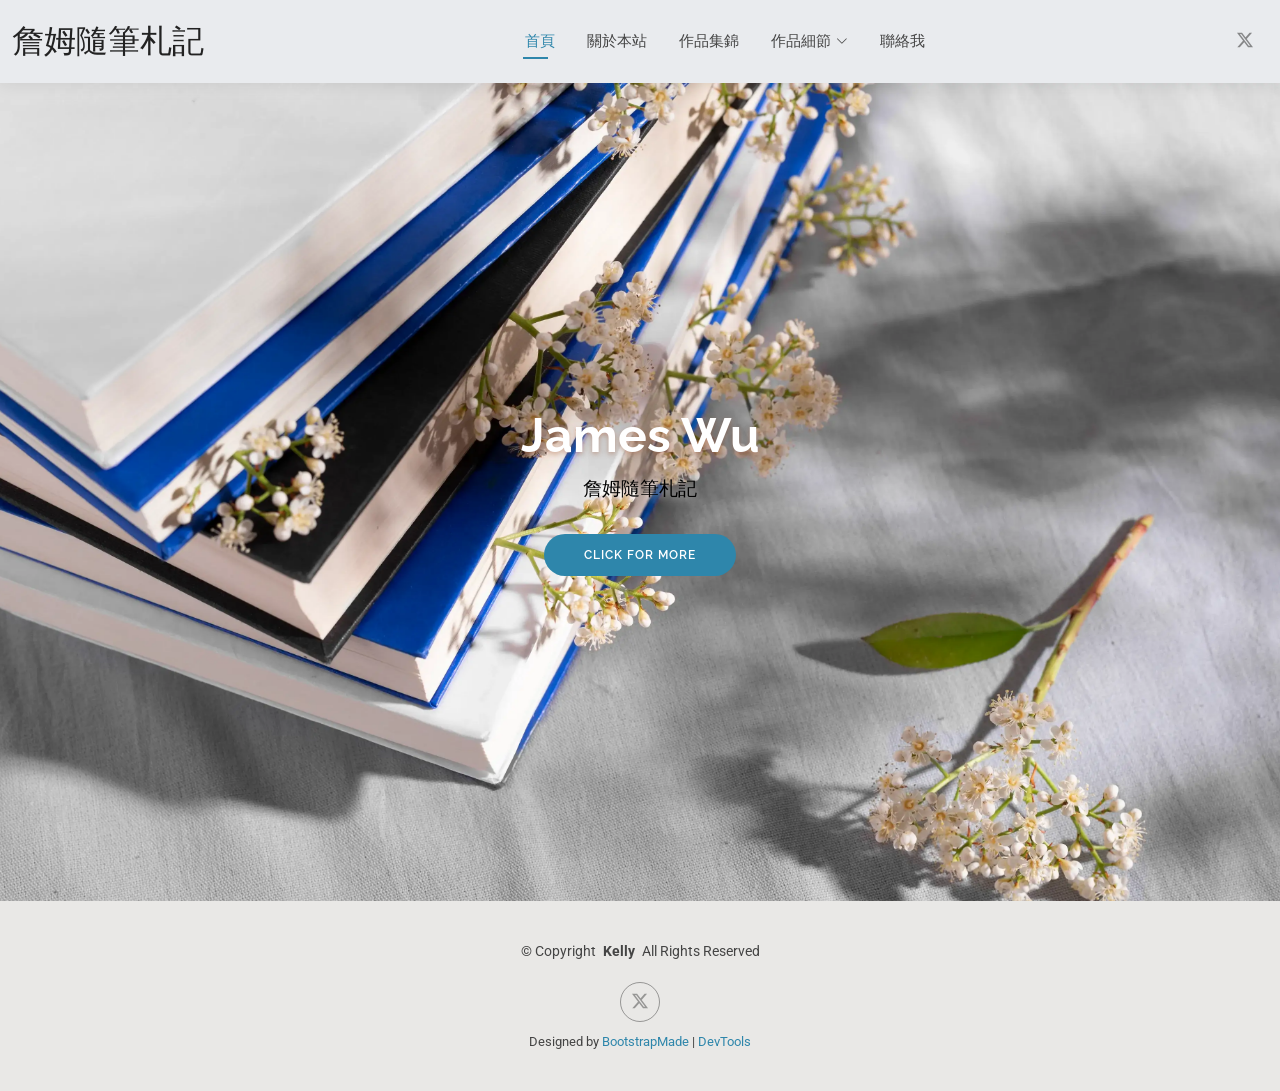
<file: index.html>
<!DOCTYPE html>
<html lang="zh-Hant">

<head>
  <meta charset="utf-8">
  <meta content="width=device-width, initial-scale=1.0" name="viewport">
  <title>詹姆隨筆札記 </title>
  <meta name="description" content="">
  <meta name="keywords" content="">

  <!-- Favicons -->
  <link href="assets/img/favicon.png" rel="icon">
  <link href="assets/img/apple-touch-icon.png" rel="apple-touch-icon">

  <!-- Fonts -->
  <link href="https://fonts.googleapis.com" rel="preconnect">
  <link href="https://fonts.gstatic.com" rel="preconnect" crossorigin>
  <link href="https://fonts.googleapis.com/css2?family=Roboto:ital,wght@0,100;0,300;0,400;0,500;0,700;0,900;1,100;1,300;1,400;1,500;1,700;1,900&family=Poppins:ital,wght@0,100;0,200;0,300;0,400;0,500;0,600;0,700;0,800;0,900;1,100;1,200;1,300;1,400;1,500;1,600;1,700;1,800;1,900&family=Raleway:ital,wght@0,100;0,200;0,300;0,400;0,500;0,600;0,700;0,800;0,900;1,100;1,200;1,300;1,400;1,500;1,600;1,700;1,800;1,900&display=swap" rel="stylesheet">

  <!-- Vendor CSS Files -->
  <link href="assets/vendor/bootstrap/css/bootstrap.min.css" rel="stylesheet">
  <link href="assets/vendor/bootstrap-icons/bootstrap-icons.css" rel="stylesheet">
  <link href="assets/vendor/aos/aos.css" rel="stylesheet">
  <link href="assets/vendor/swiper/swiper-bundle.min.css" rel="stylesheet">
  <link href="assets/vendor/glightbox/css/glightbox.min.css" rel="stylesheet">

  <!-- Main CSS File -->
  <link href="assets/css/main.css" rel="stylesheet">

  <!-- =======================================================
  * Template Name: Kelly
  * Template URL: https://bootstrapmade.com/kelly-free-bootstrap-cv-resume-html-template/
  * Updated: Aug 07 2024 with Bootstrap v5.3.3
  * Author: BootstrapMade.com
  * License: https://bootstrapmade.com/license/
  ======================================================== -->
</head>

<body class="index-page">

  <header id="header" class="header d-flex align-items-center light-background sticky-top">
    <div class="container-fluid position-relative d-flex align-items-center justify-content-between">

      <a href="index.html" class="logo d-flex align-items-center me-auto me-xl-0">
        <!-- Uncomment the line below if you also wish to use an image logo -->
        <!-- <img src="assets/img/logo.png" alt=""> -->
        <h1 class="sitename">詹姆隨筆札記</h1>
      </a>

      <nav id="navmenu" class="navmenu">
        <ul>
          <li><a href="index.html" class="active">首頁</a></li>
          <li><a href="about.html">關於本站</a></li>
          <!--<li><a href="resume.html">個人簡歷</a></li>
          <li><a href="services.html">服務</a></li>-->
          <li><a href="portfolio.html">作品集錦</a></li>
          <li class="dropdown"><a href="notes.html"><span>作品細節</span> <i class="bi bi-chevron-down toggle-dropdown"></i></a>
            <ul>
              <li><a href="notes.html">心得隨筆</a></li>
              <!--<li><a href="research.html">研究課題</a><li>
              <li class="dropdown"><a href="#"><span>Deep Dropdown</span> <i class="bi bi-chevron-down toggle-dropdown"></i></a>
                <ul>
                  <li><a href="#">Deep Dropdown 1</a></li>
                  <li><a href="#">Deep Dropdown 2</a></li>
                  <li><a href="#">Deep Dropdown 3</a></li>
                  <li><a href="#">Deep Dropdown 4</a></li>
                  <li><a href="#">Deep Dropdown 5</a></li>
                </ul>
              </li>-->
              <!--<li><a href="#">Dropdown 3</a></li>
              <li><a href="#">Dropdown 4</a></li>-->
            </ul>
          </li>
          <li><a href="contact.html">聯絡我</a></li>
        </ul>
        <i class="mobile-nav-toggle d-xl-none bi bi-list"></i>
      </nav>

      <div class="header-social-links">
        <a href="https://x.com/Jam445585889727" class="twitter" target="_blank"><i class="bi bi-twitter-x"></i></a>
        <!--<a href="#" class="facebook" target="_blank"><i class="bi bi-facebook"></i></a>
        <a href="#" class="instagram" target="_blank"><i class="bi bi-instagram"></i></a>
        <a href="#" class="linkedin" target="_blank"><i class="bi bi-linkedin"></i></a>-->
      </div>

    </div>
  </header>

  <main class="main">

    <!-- Hero Section -->
    <section id="hero" class="hero section">

      <img src="assets/img/hero-bg.webp" alt="" data-aos="fade-in">

      <div class="container text-center" data-aos="zoom-out" data-aos-delay="100">
        <div class="row justify-content-center">
          <div class="col-lg-8">
            <h2 style="color: #FFF; text-shadow: 0px 2px 5px rgba(160,82,45,0.4);"> James Wu</h2>
            <p style="color: #000; font-size: 1.2rem; font-weight: 400; text-shadow: 0px 2px 8px rgba(255, 255, 255, 0.9) ;">詹姆隨筆札記 </p>        
            <a href="about.html" class="btn-get-started"> Click For More</a>
          </div>
        </div>
      </div>

    </section><!-- /Hero Section -->

  </main>

  <footer id="footer" class="footer light-background">

    <div class="container">
      <div class="copyright text-center ">
        <p>© <span>Copyright</span> <strong class="px-1 sitename">Kelly</strong> <span>All Rights Reserved<br></span></p>
      </div>
      <div class="social-links d-flex justify-content-center">
        <a href="https://x.com/Jam445585889727" target="_blank"><i class="bi bi-twitter-x"></i></a>
        <!--<a href="#" target="_blank"><i class="bi bi-facebook"></i></a>
        <a href="#" target="_blank"><i class="bi bi-instagram"></i></a>
        <a href="#" target="_blank"><i class="bi bi-linkedin"></i></a>-->
      </div>
      <div class="credits">
        <!-- All the links in the footer should remain intact. -->
        <!-- You can delete the links only if you've purchased the pro version. -->
        <!-- Licensing information: https://bootstrapmade.com/license/ -->
        <!-- Purchase the pro version with working PHP/AJAX contact form: [buy-url] -->
        Designed by <a href="https://bootstrapmade.com/">BootstrapMade</a> | <a href="https://bootstrapmade.com/tools/">DevTools</a>
      </div>
    </div>

  </footer>

  <!-- Scroll Top -->
  <a href="#" id="scroll-top" class="scroll-top d-flex align-items-center justify-content-center"><i class="bi bi-arrow-up-short"></i></a>

  <!-- Preloader -->
  <div id="preloader"></div>

  <!-- Vendor JS Files -->
  <script src="assets/vendor/bootstrap/js/bootstrap.bundle.min.js"></script>
  <script src="assets/vendor/php-email-form/validate.js"></script>
  <script src="assets/vendor/aos/aos.js"></script>
  <script src="assets/vendor/waypoints/noframework.waypoints.js"></script>
  <script src="assets/vendor/purecounter/purecounter_vanilla.js"></script>
  <script src="assets/vendor/swiper/swiper-bundle.min.js"></script>
  <script src="assets/vendor/glightbox/js/glightbox.min.js"></script>
  <script src="assets/vendor/imagesloaded/imagesloaded.pkgd.min.js"></script>
  <script src="assets/vendor/isotope-layout/isotope.pkgd.min.js"></script>

  <!-- Main JS File -->
  <script src="assets/js/main.js"></script>

</body>

</html>
</file>
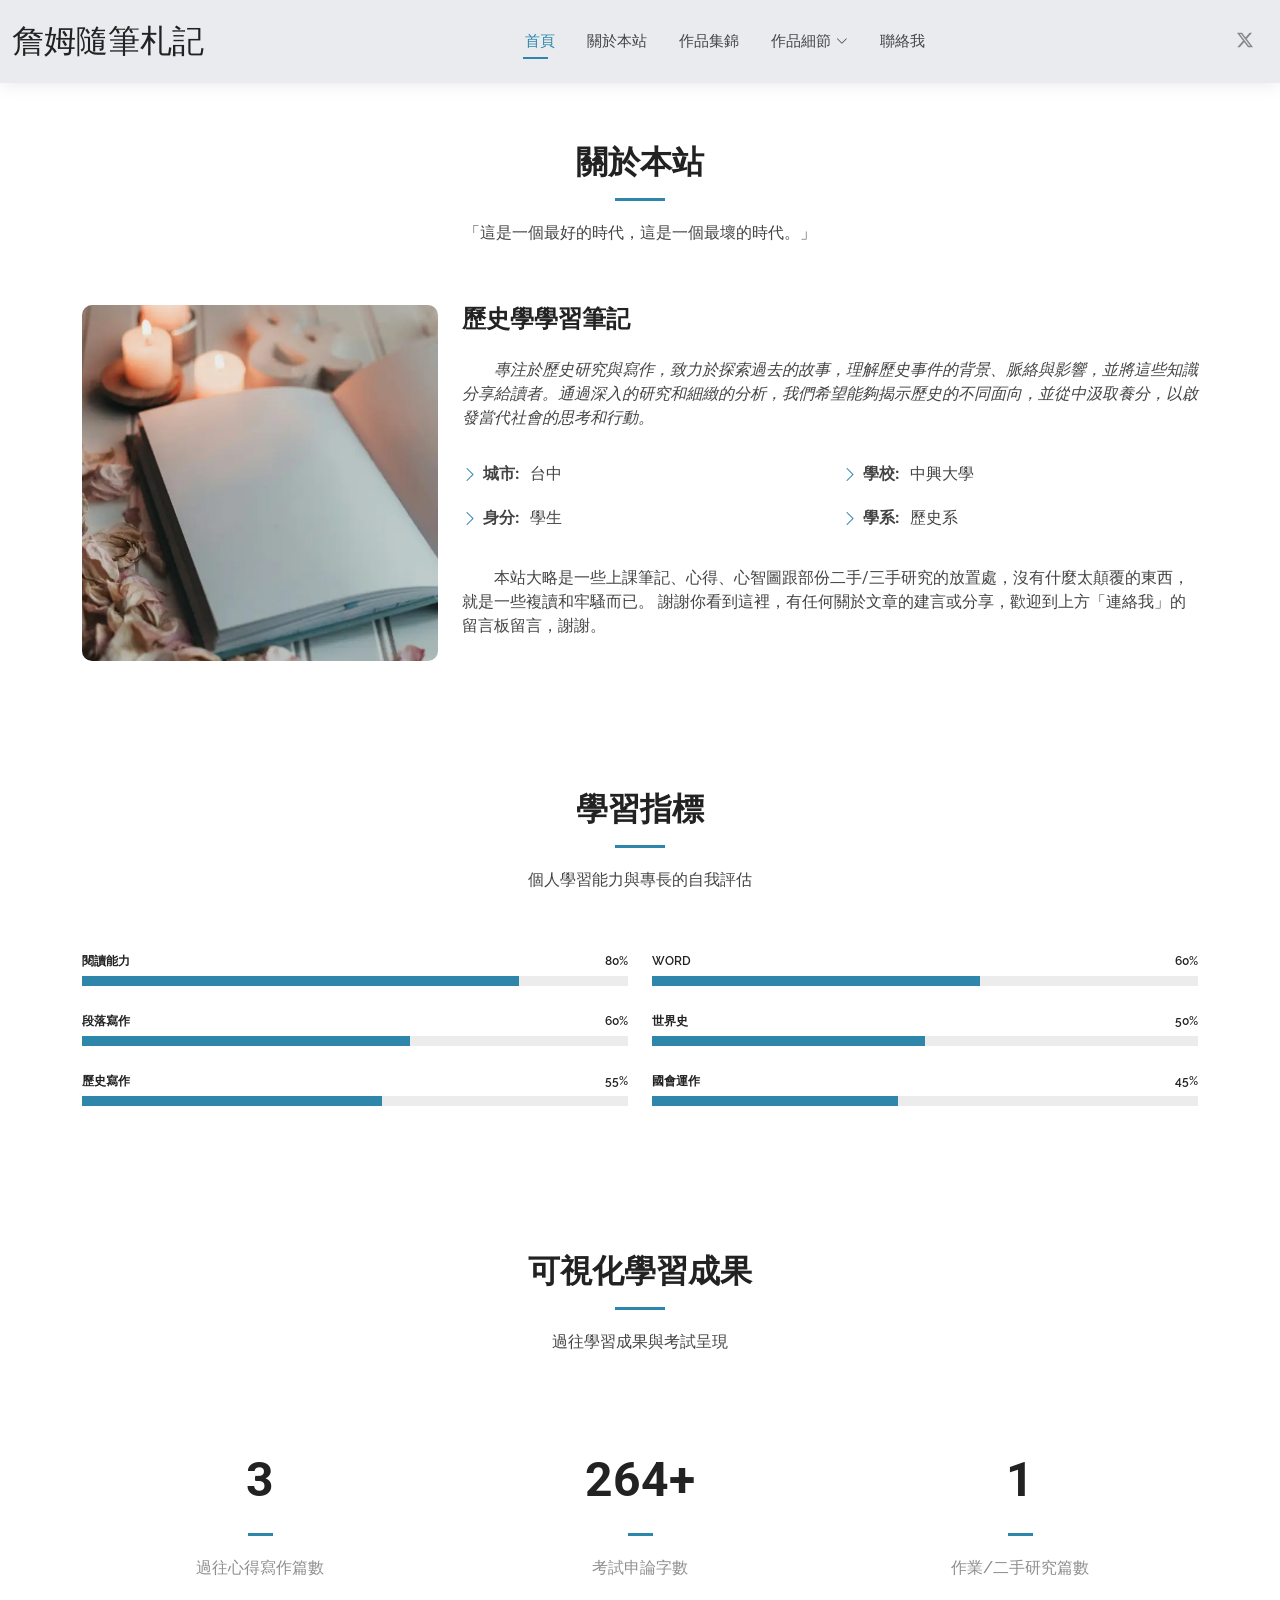
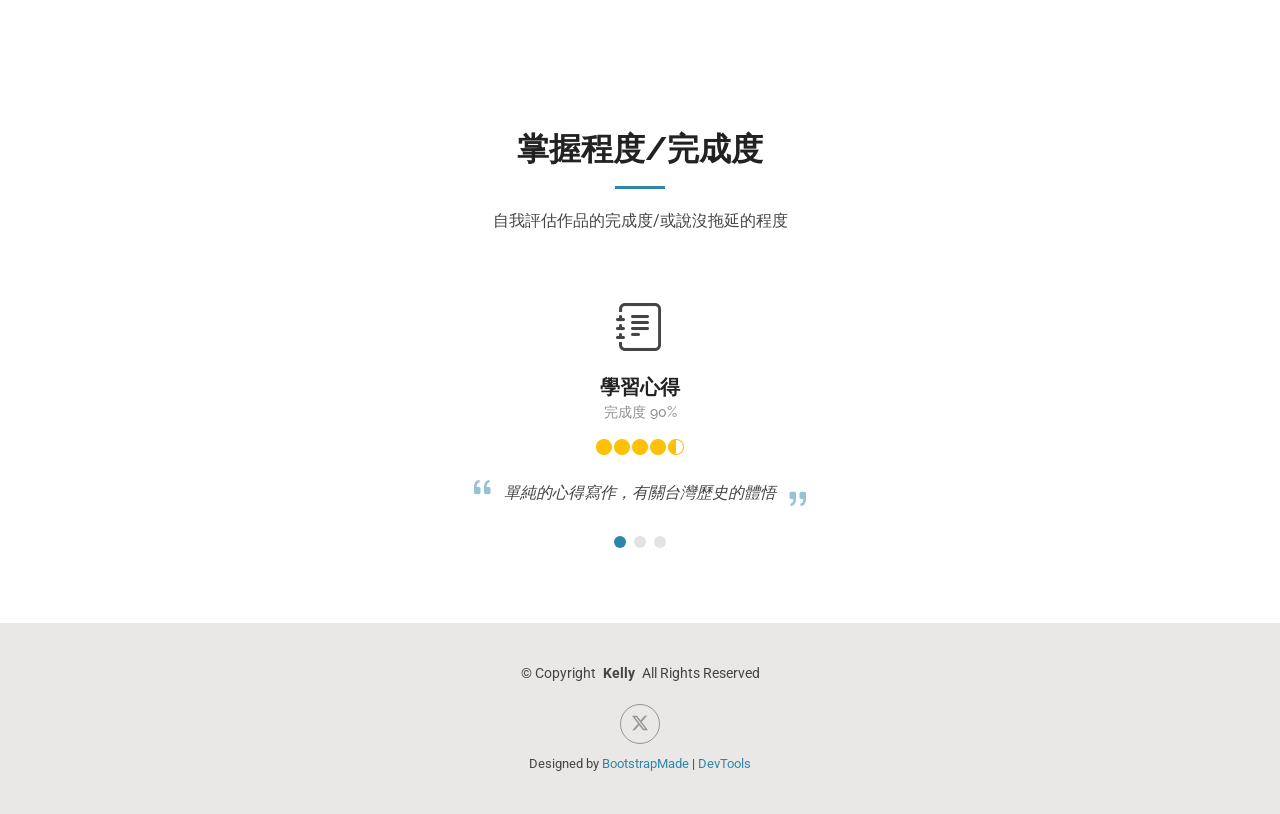
<file: about.html>
<!DOCTYPE html>
<html lang="zh-Hant">

<head>
  <meta charset="utf-8">
  <meta content="width=device-width, initial-scale=1.0" name="viewport">
  <title>關於本站 - 詹姆隨筆札記</title>
  <meta name="description" content="中興大學">
  <meta name="keywords" content="履歷、學習">

  <!-- Favicons -->
  <link href="assets/img/favicon.png" rel="icon">
  <link href="assets/img/apple-touch-icon.png" rel="apple-touch-icon">

  <!-- Fonts -->
  <link href="https://fonts.googleapis.com" rel="preconnect">
  <link href="https://fonts.gstatic.com" rel="preconnect" crossorigin>
  <link href="https://fonts.googleapis.com/css2?family=Roboto:ital,wght@0,100;0,300;0,400;0,500;0,700;0,900;1,100;1,300;1,400;1,500;1,700;1,900&family=Poppins:ital,wght@0,100;0,200;0,300;0,400;0,500;0,600;0,700;0,800;0,900;1,100;1,200;1,300;1,400;1,500;1,600;1,700;1,800;1,900&family=Raleway:ital,wght@0,100;0,200;0,300;0,400;0,500;0,600;0,700;0,800;0,900;1,100;1,200;1,300;1,400;1,500;1,600;1,700;1,800;1,900&display=swap" rel="stylesheet">

  <!-- Vendor CSS Files -->
  <link href="assets/vendor/bootstrap/css/bootstrap.min.css" rel="stylesheet">
  <link href="assets/vendor/bootstrap-icons/bootstrap-icons.css" rel="stylesheet">
  <link href="assets/vendor/aos/aos.css" rel="stylesheet">
  <link href="assets/vendor/swiper/swiper-bundle.min.css" rel="stylesheet">
  <link href="assets/vendor/glightbox/css/glightbox.min.css" rel="stylesheet">

  <!-- Main CSS File -->
  <link href="assets/css/main.css" rel="stylesheet">

  <!-- =======================================================
  * Template Name: Kelly
  * Template URL: https://bootstrapmade.com/kelly-free-bootstrap-cv-resume-html-template/
  * Updated: Aug 07 2024 with Bootstrap v5.3.3
  * Author: BootstrapMade.com
  * License: https://bootstrapmade.com/license/
  ======================================================== -->
</head>

<body class="about-page">

  <header id="header" class="header d-flex align-items-center light-background sticky-top">
    <div class="container-fluid position-relative d-flex align-items-center justify-content-between">

      <a href="index.html" class="logo d-flex align-items-center me-auto me-xl-0">
        <!-- Uncomment the line below if you also wish to use an image logo -->
        <!-- <img src="assets/img/logo.png" alt=""> -->
        <h1 class="sitename">詹姆隨筆札記</h1>
      </a>

      <nav id="navmenu" class="navmenu">
        <ul>
          <li><a href="index.html" class="active">首頁</a></li>
          <li><a href="about.html">關於本站</a></li>
          <!--<li><a href="resume.html">個人簡歷</a></li>
          <li><a href="services.html">服務</a></li>-->
          <li><a href="portfolio.html">作品集錦</a></li>
          <li class="dropdown"><a href="notes.html"><span>作品細節</span> <i class="bi bi-chevron-down toggle-dropdown"></i></a>
            <ul>
              <li><a href="notes.html">心得隨筆</a></li>
              <!--<li><a href="research.html">研究課題</a><li>
              <li class="dropdown"><a href="#"><span>Deep Dropdown</span> <i class="bi bi-chevron-down toggle-dropdown"></i></a>
                <ul>
                  <li><a href="#">Deep Dropdown 1</a></li>
                  <li><a href="#">Deep Dropdown 2</a></li>
                  <li><a href="#">Deep Dropdown 3</a></li>
                  <li><a href="#">Deep Dropdown 4</a></li>
                  <li><a href="#">Deep Dropdown 5</a></li>
                </ul>
              </li>-->
              <!--<li><a href="#">Dropdown 3</a></li>
              <li><a href="#">Dropdown 4</a></li>-->
            </ul>
          </li>
          <li><a href="contact.html">聯絡我</a></li>
        </ul>
        <i class="mobile-nav-toggle d-xl-none bi bi-list"></i>
      </nav>

      <div class="header-social-links">
        <a href=" https://x.com/Jam445585889727" class="twitter" target="_blank"><i class="bi bi-twitter-x"></i></a>
        <!--<a href="#" class="facebook" target="_blank"><i class="bi bi-facebook"></i></a>
        <a href="#" class="instagram" target="_blank"><i class="bi bi-instagram"></i></a>
        <a href="#" class="linkedin" target="_blank"><i class="bi bi-linkedin"></i></a>-->
      </div>

    </div>
  </header>

  <main class="main">

    <!-- About Section -->
    <section id="about" class="about section">

      <!-- Section Title -->
      <div class="container section-title" data-aos="fade-up">
        <h2>關於本站</h2>
        <p>「這是一個最好的時代，這是一個最壞的時代。」</p>
      </div><!-- End Section Title -->

      <div class="container" data-aos="fade-up" data-aos-delay="100">

        <div class="row gy-4 justify-content-center">
          <div class="col-lg-4">
            <img src="assets/img/profile-img.webp" class="img-fluid" alt="" style="border-radius: 10px;">
          </div>
          <div class="col-lg-8 content">
            <h2>歷史學學習筆記</h2>
            <p class="fst-italic py-3">
            　　專注於歷史研究與寫作，致力於探索過去的故事，理解歷史事件的背景、脈絡與影響，並將這些知識分享給讀者。通過深入的研究和細緻的分析，我們希望能夠揭示歷史的不同面向，並從中汲取養分，以啟發當代社會的思考和行動。
            </p>
            <div class="row">
              <div class="col-lg-6">
                <ul>
                  <!--<li><i class="bi bi-chevron-right"></i> <strong>Birthday:</strong> <span>1 May 1995</span></li>
                  <li><i class="bi bi-chevron-right"></i> <strong>Website:</strong> <span>www.example.com</span></li>-->
                  <li><i class="bi bi-chevron-right"></i> <strong>城市:</strong> <span>台中</span></li>
                  <li><i class="bi bi-chevron-right"></i> <strong>身分:</strong> <span>學生</span></li>
                </ul>
              </div>
              <div class="col-lg-6">
                <ul>
                  <!--<li><i class="bi bi-chevron-right"></i> <strong>Age:</strong> <span>30</span></li>
                  <li><i class="bi bi-chevron-right"></i> <strong>Degree:</strong> <span>Master</span></li>-->
                  <li><i class="bi bi-chevron-right"></i> <strong>學校:</strong> <span>中興大學</span></li>
                  <li><i class="bi bi-chevron-right"></i> <strong>學系:</strong> <span>歷史系</span></li>
                </ul>
              </div>
            </div>
            <p class="py-3">
              　　本站大略是一些上課筆記、心得、心智圖跟部份二手/三手研究的放置處，沒有什麼太顛覆的東西，就是一些複讀和牢騷而已。
              謝謝你看到這裡，有任何關於文章的建言或分享，歡迎到上方「連絡我」的留言板留言，謝謝。
            </p>
          </div>
        </div>

      </div>

    </section><!-- /About Section -->

    <!-- Skills Section -->
    <section id="skills" class="skills section">

      <!-- Section Title -->
      <div class="container section-title" data-aos="fade-up">
        <h2>學習指標</h2>
        <p>個人學習能力與專長的自我評估</p>
      </div><!-- End Section Title -->

      <div class="container" data-aos="fade-up" data-aos-delay="100">

        <div class="row skills-content skills-animation">

          <div class="col-lg-6">

            <div class="progress">
              <span class="skill"><span>閱讀能力</span> <i class="val">80%</i></span>
              <div class="progress-bar-wrap">
                <div class="progress-bar" role="progressbar" aria-valuenow="80" aria-valuemin="0" aria-valuemax="100"></div>
              </div>
            </div><!-- End Skills Item -->

            <div class="progress">
              <span class="skill"><span>段落寫作</span> <i class="val">60%</i></span>
              <div class="progress-bar-wrap">
                <div class="progress-bar" role="progressbar" aria-valuenow="60" aria-valuemin="0" aria-valuemax="100"></div>
              </div>
            </div><!-- End Skills Item -->

            <div class="progress">
              <span class="skill"><span>歷史寫作</span> <i class="val">55%</i></span>
              <div class="progress-bar-wrap">
                <div class="progress-bar" role="progressbar" aria-valuenow="55" aria-valuemin="0" aria-valuemax="100"></div>
              </div>
            </div><!-- End Skills Item -->

          </div>

          <div class="col-lg-6">

            <div class="progress">
              <span class="skill"><span>Word</span> <i class="val">60%</i></span>
              <div class="progress-bar-wrap">
                <div class="progress-bar" role="progressbar" aria-valuenow="60" aria-valuemin="0" aria-valuemax="100"></div>
              </div>
            </div><!-- End Skills Item -->

            <div class="progress">
              <span class="skill"><span>世界史</span> <i class="val">50%</i></span>
              <div class="progress-bar-wrap">
                <div class="progress-bar" role="progressbar" aria-valuenow="50" aria-valuemin="0" aria-valuemax="100"></div>
              </div>
            </div><!-- End Skills Item -->

            <div class="progress">
              <span class="skill"><span>國會運作</span> <i class="val">45%</i></span>
              <div class="progress-bar-wrap">
                <div class="progress-bar" role="progressbar" aria-valuenow="45" aria-valuemin="0" aria-valuemax="100"></div>
              </div>
            </div><!-- End Skills Item -->

          </div>

        </div>

      </div>

    </section><!-- /Skills Section -->

    <!-- Stats Section -->
    <section id="stats" class="stats section">

      <!-- Section Title -->
      <div class="container section-title" data-aos="fade-up">
        <h2>可視化學習成果</h2>
        <p>過往學習成果與考試呈現</p>
      </div><!-- End Section Title -->

      <div class="container" data-aos="fade-up" data-aos-delay="100">

        <div class="row gy-4">

          <div class="col-lg-4 col-md-8">
            <div class="stats-item text-center w-100 h-100">
              <span data-purecounter-start="0" data-purecounter-end="7" data-purecounter-duration="1" class="purecounter"></span>
                 <p>過往心得寫作篇數</p>
            </div>
          </div><!-- End Stats Item -->

          <div class="col-lg-4 col-md-8">
            <div class="stats-item text-center w-100 h-100">
              <span>
              <i data-purecounter-start="0" data-purecounter-end="600" data-purecounter-duration="1" class="purecounter" style="font-style: normal;"></i>+
              </span>
              <p>考試申論字數</p>
            </div>
          </div><!-- End Stats Item -->

          <div class="col-lg-4 col-md-8">
            <div class="stats-item text-center w-100 h-100">
              <span data-purecounter-start="0" data-purecounter-end="3" data-purecounter-duration="1" class="purecounter"></span>
              <p>作業/二手研究篇數</p>
            </div>
          </div><!-- End Stats Item -->

          <!--<div class="col-lg-3 col-md-6">
            <div class="stats-item text-center w-100 h-100">
              <span data-purecounter-start="0" data-purecounter-end="32" data-purecounter-duration="1" class="purecounter"></span>
              <p>Workers</p>
            </div>
          </div> End Stats Item -->

        </div>

      </div>

    </section><!-- /Stats Section -->

    <!-- Testimonials Section -->
    <section id="testimonials" class="testimonials section">

      <!-- Section Title -->
      <div class="container section-title" data-aos="fade-up">
        <h2>掌握程度/完成度</h2>
        <p>自我評估作品的完成度/或說沒拖延的程度</p>
      </div><!-- End Section Title -->

      <div class="container" data-aos="fade-up" data-aos-delay="100">

        <div class="swiper init-swiper">
          <script type="application/json" class="swiper-config">
            {
              "loop": true,
              "speed": 600,
              "autoplay": {
                "delay": 5000
              },
              "slidesPerView": "auto",
              "pagination": {
                "el": ".swiper-pagination",
                "type": "bullets",
                "clickable": true
              }
            }
          </script>
          <div class="swiper-wrapper">

            <div class="swiper-slide">
              <div class="testimonial-item">
                <i class="bi bi-journal-text" style="font-size:3rem;"></i>
                <!-- <img src="assets/img/testimonials/testimonials-1.jpg" class="testimonial-img" alt=""> -->
                <h3>學習心得</h3>
                <h4>完成度 90%</h4>
                <div class="stars">
                  <i class="bi bi-circle-fill"></i><i class="bi bi-circle-fill"></i><i class="bi bi-circle-fill"></i><i class="bi bi-circle-fill"></i><i class="bi bi-circle-half"></i>
                </div>
                <p>
                  <i class="bi bi-quote quote-icon-left"></i>
                  <span>單純的心得寫作，有關台灣歷史的體悟</span>
                  <i class="bi bi-quote quote-icon-right"></i>
                </p>
              </div>
            </div><!-- End testimonial item -->

            <div class="swiper-slide">
              <div class="testimonial-item">
                <i class="bi bi-book" style="font-size:3rem;"></i>
                <!-- <img src="assets/img/testimonials/testimonials-2.jpg" class="testimonial-img" alt=""> -->
                <h3>閱讀筆記</h3>
                <h4>完成度 70%</h4>
                <div class="stars">
                  <i class="bi bi-circle-fill"></i><i class="bi bi-circle-fill"></i><i class="bi bi-circle-fill"></i><i class="bi bi-circle-half"></i><i class="bi bi-circle"></i>
                </div>
                <p>
                  <i class="bi bi-quote quote-icon-left"></i>
                  <span>論文摘要翻譯寫作練習</span>
                  <i class="bi bi-quote quote-icon-right"></i>
                </p>
              </div>
            </div><!-- End testimonial item -->

            <div class="swiper-slide">
              <div class="testimonial-item">
                <i class="bi bi-chat-dots" style="font-size:3rem;"></i>
                <!-- <img src="assets/img/testimonials/testimonials-3.jpg" class="testimonial-img" alt=""> -->
                <h3>研究課題</h3>
                <h4>完成度 50%</h4>
                <div class="stars">
                  <i class="bi bi-square-fill"></i><i class="bi bi-square-fill"></i><i class="bi bi-square-half"></i><i class="bi bi-square"></i><i class="bi bi-square"></i>
                </div>
                <p>
                  <i class="bi bi-quote quote-icon-left"></i>
                  <span>關於立法權與行政權間的橫向課責的初步探索與思考</span>
                  <i class="bi bi-quote quote-icon-right"></i>
                </p>
              </div>
            </div><!-- End testimonial item -->

            <!--<div class="swiper-slide">
              <div class="testimonial-item">
                <img src="assets/img/testimonials/testimonials-4.jpg" class="testimonial-img" alt="">
                <h3>Matt Brandon</h3>
                <h4>Freelancer</h4>
                <div class="stars">
                  <i class="bi bi-star-fill"></i><i class="bi bi-star-fill"></i><i class="bi bi-star-fill"></i><i class="bi bi-star-fill"></i><i class="bi bi-star-fill"></i>
                </div>
                <p>
                  <i class="bi bi-quote quote-icon-left"></i>
                  <span>Fugiat enim eram quae cillum dolore dolor amet nulla culpa multos export minim fugiat minim velit minim dolor enim duis veniam ipsum anim magna sunt elit fore quem dolore labore illum veniam.</span>
                  <i class="bi bi-quote quote-icon-right"></i>
                </p>
              </div>
            </div>--><!-- End testimonial item -->

            <!--<div class="swiper-slide">
              <div class="testimonial-item">
                <img src="assets/img/testimonials/testimonials-5.jpg" class="testimonial-img" alt="">
                <h3>John Larson</h3>
                <h4>Entrepreneur</h4>
                <div class="stars">
                  <i class="bi bi-star-fill"></i><i class="bi bi-star-fill"></i><i class="bi bi-star-fill"></i><i class="bi bi-star-fill"></i><i class="bi bi-star-fill"></i>
                </div>
                <p>
                  <i class="bi bi-quote quote-icon-left"></i>
                  <span>Quis quorum aliqua sint quem legam fore sunt eram irure aliqua veniam tempor noster veniam enim culpa labore duis sunt culpa nulla illum cillum fugiat legam esse veniam culpa fore nisi cillum quid.</span>
                  <i class="bi bi-quote quote-icon-right"></i>
                </p>
              </div>
            </div>--><!-- End testimonial item -->

          </div>
          <div class="swiper-pagination"></div>
        </div>

      </div>

    </section><!-- /Testimonials Section -->

  </main>

  <footer id="footer" class="footer light-background">

    <div class="container">
      <div class="copyright text-center ">
        <p>© <span>Copyright</span> <strong class="px-1 sitename">Kelly</strong> <span>All Rights Reserved<br></span></p>
      </div>
      <div class="social-links d-flex justify-content-center">
        <a href="https://x.com/Jam445585889727" target="_blank"><i class="bi bi-twitter-x"></i></a>
        <!--<a href="#" target="_blank"><i class="bi bi-facebook"></i></a>
        <a href="#" target="_blank"><i class="bi bi-instagram"></i></a>
        <a href="#" target="_blank"><i class="bi bi-linkedin"></i></a>-->
      </div>
      <div class="credits">
        <!-- All the links in the footer should remain intact. -->
        <!-- You can delete the links only if you've purchased the pro version. -->
        <!-- Licensing information: https://bootstrapmade.com/license/ -->
        <!-- Purchase the pro version with working PHP/AJAX contact form: [buy-url] -->
        Designed by <a href="https://bootstrapmade.com/">BootstrapMade</a> | <a href="https://bootstrapmade.com/tools/">DevTools</a>
      </div>
    </div>

  </footer>

  <!-- Scroll Top -->
  <a href="#" id="scroll-top" class="scroll-top d-flex align-items-center justify-content-center"><i class="bi bi-arrow-up-short"></i></a>

  <!-- Preloader -->
  <div id="preloader"></div>

  <!-- Vendor JS Files -->
  <script src="assets/vendor/bootstrap/js/bootstrap.bundle.min.js"></script>
  <script src="assets/vendor/php-email-form/validate.js"></script>
  <script src="assets/vendor/aos/aos.js"></script>
  <script src="assets/vendor/waypoints/noframework.waypoints.js"></script>
  <script src="assets/vendor/purecounter/purecounter_vanilla.js"></script>
  <script src="assets/vendor/swiper/swiper-bundle.min.js"></script>
  <script src="assets/vendor/glightbox/js/glightbox.min.js"></script>
  <script src="assets/vendor/imagesloaded/imagesloaded.pkgd.min.js"></script>
  <script src="assets/vendor/isotope-layout/isotope.pkgd.min.js"></script>

  <!-- Main JS File -->
  <script src="assets/js/main.js"></script>

</body>

</html>
</file>
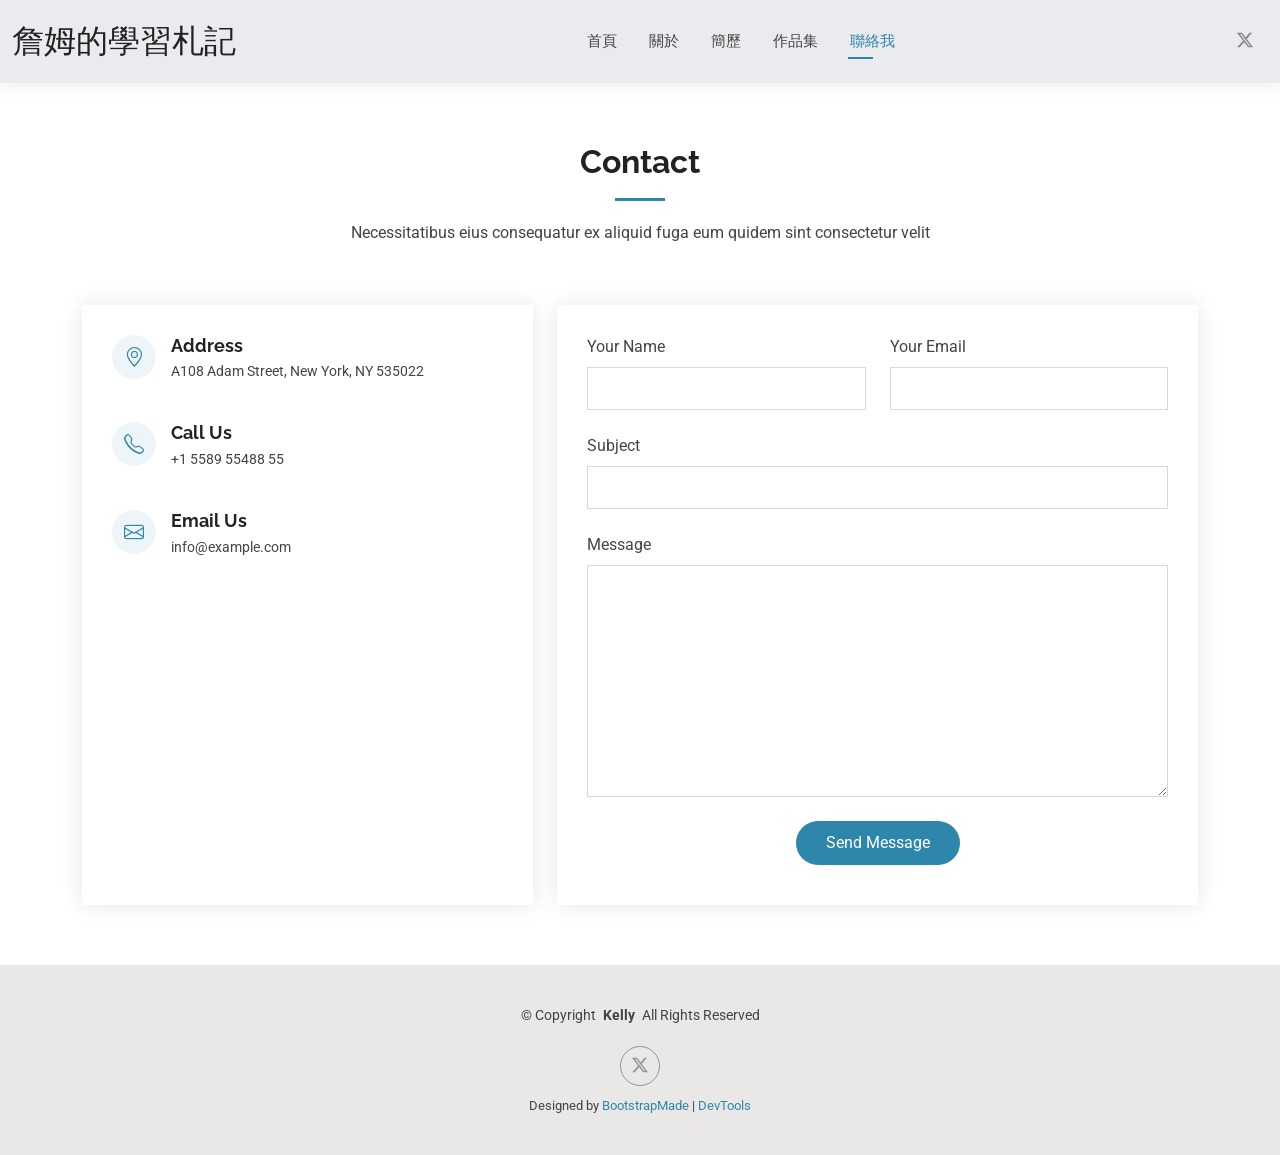
<file: contact.html>
<!DOCTYPE html>
<html lang="en">

<head>
  <meta charset="utf-8">
  <meta content="width=device-width, initial-scale=1.0" name="viewport">
  <title>Contact - Kelly Bootstrap Template</title>
  <meta name="description" content="">
  <meta name="keywords" content="">

  <!-- Favicons -->
  <link href="assets/img/favicon.png" rel="icon">
  <link href="assets/img/apple-touch-icon.png" rel="apple-touch-icon">

  <!-- Fonts -->
  <link href="https://fonts.googleapis.com" rel="preconnect">
  <link href="https://fonts.gstatic.com" rel="preconnect" crossorigin>
  <link href="https://fonts.googleapis.com/css2?family=Roboto:ital,wght@0,100;0,300;0,400;0,500;0,700;0,900;1,100;1,300;1,400;1,500;1,700;1,900&family=Poppins:ital,wght@0,100;0,200;0,300;0,400;0,500;0,600;0,700;0,800;0,900;1,100;1,200;1,300;1,400;1,500;1,600;1,700;1,800;1,900&family=Raleway:ital,wght@0,100;0,200;0,300;0,400;0,500;0,600;0,700;0,800;0,900;1,100;1,200;1,300;1,400;1,500;1,600;1,700;1,800;1,900&display=swap" rel="stylesheet">

  <!-- Vendor CSS Files -->
  <link href="assets/vendor/bootstrap/css/bootstrap.min.css" rel="stylesheet">
  <link href="assets/vendor/bootstrap-icons/bootstrap-icons.css" rel="stylesheet">
  <link href="assets/vendor/aos/aos.css" rel="stylesheet">
  <link href="assets/vendor/swiper/swiper-bundle.min.css" rel="stylesheet">
  <link href="assets/vendor/glightbox/css/glightbox.min.css" rel="stylesheet">

  <!-- Main CSS File -->
  <link href="assets/css/main.css" rel="stylesheet">

  <!-- =======================================================
  * Template Name: Kelly
  * Template URL: https://bootstrapmade.com/kelly-free-bootstrap-cv-resume-html-template/
  * Updated: Aug 07 2024 with Bootstrap v5.3.3
  * Author: BootstrapMade.com
  * License: https://bootstrapmade.com/license/
  ======================================================== -->
</head>

<body class="contact-page">

  <header id="header" class="header d-flex align-items-center light-background sticky-top">
    <div class="container-fluid position-relative d-flex align-items-center justify-content-between">

      <a href="index.html" class="logo d-flex align-items-center me-auto me-xl-0">
        <!-- Uncomment the line below if you also wish to use an image logo -->
        <!-- <img src="assets/img/logo.png" alt=""> -->
        <h1 class="sitename">詹姆的學習札記</h1>
      </a>

      <nav id="navmenu" class="navmenu">
        <ul>
          <li><a href="index.html">首頁</a></li>
          <li><a href="about.html">關於</a></li>
          <li><a href="resume.html">簡歷</a></li>
          <!--<li><a href="services.html">服務</a></li>-->
          <li><a href="portfolio.html">作品集</a></li>
          <!--<li class="dropdown"><a href="#"><span>Dropdown</span> <i class="bi bi-chevron-down toggle-dropdown"></i></a>
            <ul>
              <li><a href="#">Dropdown 1</a></li>
              <li class="dropdown"><a href="#"><span>Deep Dropdown</span> <i class="bi bi-chevron-down toggle-dropdown"></i></a>
                <ul>
                  <li><a href="#">Deep Dropdown 1</a></li>
                  <li><a href="#">Deep Dropdown 2</a></li>
                  <li><a href="#">Deep Dropdown 3</a></li>
                  <li><a href="#">Deep Dropdown 4</a></li>
                  <li><a href="#">Deep Dropdown 5</a></li>
                </ul>
              </li>
              <li><a href="#">Dropdown 2</a></li>
              <li><a href="#">Dropdown 3</a></li>
              <li><a href="#">Dropdown 4</a></li>
            </ul>-->
          </li>
          <li><a href="contact.html" class="active">聯絡我</a></li>
        </ul>
        <i class="mobile-nav-toggle d-xl-none bi bi-list"></i>
      </nav>

      <div class="header-social-links">
        <a href="#" class="twitter" target="_blank"><i class="bi bi-twitter-x"></i></a>
        <!--<a href="#" class="facebook" target="_blank"><i class="bi bi-facebook"></i></a>
        <a href="#" class="instagram" target="_blank"><i class="bi bi-instagram"></i></a>
        <a href="#" class="linkedin" target="_blank"><i class="bi bi-linkedin"></i></a>-->
      </div>

    </div>
  </header>

  <main class="main">

    <!-- Contact Section -->
    <section id="contact" class="contact section">

      <!-- Section Title -->
      <div class="container section-title" data-aos="fade-up">
        <h2>Contact</h2>
        <p>Necessitatibus eius consequatur ex aliquid fuga eum quidem sint consectetur velit</p>
      </div><!-- End Section Title -->

      <div class="container" data-aos="fade-up" data-aos-delay="100">

        <div class="row gy-4">

          <div class="col-lg-5">

            <div class="info-wrap">
              <div class="info-item d-flex" data-aos="fade-up" data-aos-delay="200">
                <i class="bi bi-geo-alt flex-shrink-0"></i>
                <div>
                  <h3>Address</h3>
                  <p>A108 Adam Street, New York, NY 535022</p>
                </div>
              </div><!-- End Info Item -->

              <div class="info-item d-flex" data-aos="fade-up" data-aos-delay="300">
                <i class="bi bi-telephone flex-shrink-0"></i>
                <div>
                  <h3>Call Us</h3>
                  <p>+1 5589 55488 55</p>
                </div>
              </div><!-- End Info Item -->

              <div class="info-item d-flex" data-aos="fade-up" data-aos-delay="400">
                <i class="bi bi-envelope flex-shrink-0"></i>
                <div>
                  <h3>Email Us</h3>
                  <p>info@example.com</p>
                </div>
              </div><!-- End Info Item -->

              <iframe src="https://www.google.com/maps/embed?pb=!1m14!1m8!1m3!1d48389.78314118045!2d-74.006138!3d40.710059!3m2!1i1024!2i768!4f13.1!3m3!1m2!1s0x89c25a22a3bda30d%3A0xb89d1fe6bc499443!2sDowntown%20Conference%20Center!5e0!3m2!1sen!2sus!4v1676961268712!5m2!1sen!2sus" frameborder="0" style="border:0; width: 100%; height: 270px;" allowfullscreen="" loading="lazy" referrerpolicy="no-referrer-when-downgrade"></iframe>
            </div>
          </div>

          <div class="col-lg-7">
            <form action="forms/contact.php" method="post" class="php-email-form" data-aos="fade-up" data-aos-delay="200">
              <div class="row gy-4">

                <div class="col-md-6">
                  <label for="name-field" class="pb-2">Your Name</label>
                  <input type="text" name="name" id="name-field" class="form-control" required="">
                </div>

                <div class="col-md-6">
                  <label for="email-field" class="pb-2">Your Email</label>
                  <input type="email" class="form-control" name="email" id="email-field" required="">
                </div>

                <div class="col-md-12">
                  <label for="subject-field" class="pb-2">Subject</label>
                  <input type="text" class="form-control" name="subject" id="subject-field" required="">
                </div>

                <div class="col-md-12">
                  <label for="message-field" class="pb-2">Message</label>
                  <textarea class="form-control" name="message" rows="10" id="message-field" required=""></textarea>
                </div>

                <div class="col-md-12 text-center">
                  <div class="loading">Loading</div>
                  <div class="error-message"></div>
                  <div class="sent-message">Your message has been sent. Thank you!</div>

                  <button type="submit">Send Message</button>
                </div>

              </div>
            </form>
          </div><!-- End Contact Form -->

        </div>

      </div>

    </section><!-- /Contact Section -->

  </main>

  <footer id="footer" class="footer light-background">

    <div class="container">
      <div class="copyright text-center ">
        <p>© <span>Copyright</span> <strong class="px-1 sitename">Kelly</strong> <span>All Rights Reserved<br></span></p>
      </div>
      <div class="social-links d-flex justify-content-center">
        <a href="#" target="_blank"><i class="bi bi-twitter-x"></i></a>
        <!--<a href="#" target="_blank"><i class="bi bi-facebook"></i></a>
        <a href="#" target="_blank"><i class="bi bi-instagram"></i></a>
        <a href="#" target="_blank"><i class="bi bi-linkedin"></i></a>-->
      </div>
      <div class="credits">
        <!-- All the links in the footer should remain intact. -->
        <!-- You can delete the links only if you've purchased the pro version. -->
        <!-- Licensing information: https://bootstrapmade.com/license/ -->
        <!-- Purchase the pro version with working PHP/AJAX contact form: [buy-url] -->
        Designed by <a href="https://bootstrapmade.com/">BootstrapMade</a> | <a href="https://bootstrapmade.com/tools/">DevTools</a>
      </div>
    </div>

  </footer>

  <!-- Scroll Top -->
  <a href="#" id="scroll-top" class="scroll-top d-flex align-items-center justify-content-center"><i class="bi bi-arrow-up-short"></i></a>

  <!-- Preloader -->
  <div id="preloader"></div>

  <!-- Vendor JS Files -->
  <script src="assets/vendor/bootstrap/js/bootstrap.bundle.min.js"></script>
  <script src="assets/vendor/php-email-form/validate.js"></script>
  <script src="assets/vendor/aos/aos.js"></script>
  <script src="assets/vendor/waypoints/noframework.waypoints.js"></script>
  <script src="assets/vendor/purecounter/purecounter_vanilla.js"></script>
  <script src="assets/vendor/swiper/swiper-bundle.min.js"></script>
  <script src="assets/vendor/glightbox/js/glightbox.min.js"></script>
  <script src="assets/vendor/imagesloaded/imagesloaded.pkgd.min.js"></script>
  <script src="assets/vendor/isotope-layout/isotope.pkgd.min.js"></script>

  <!-- Main JS File -->
  <script src="assets/js/main.js"></script>

</body>

</html>
</file>
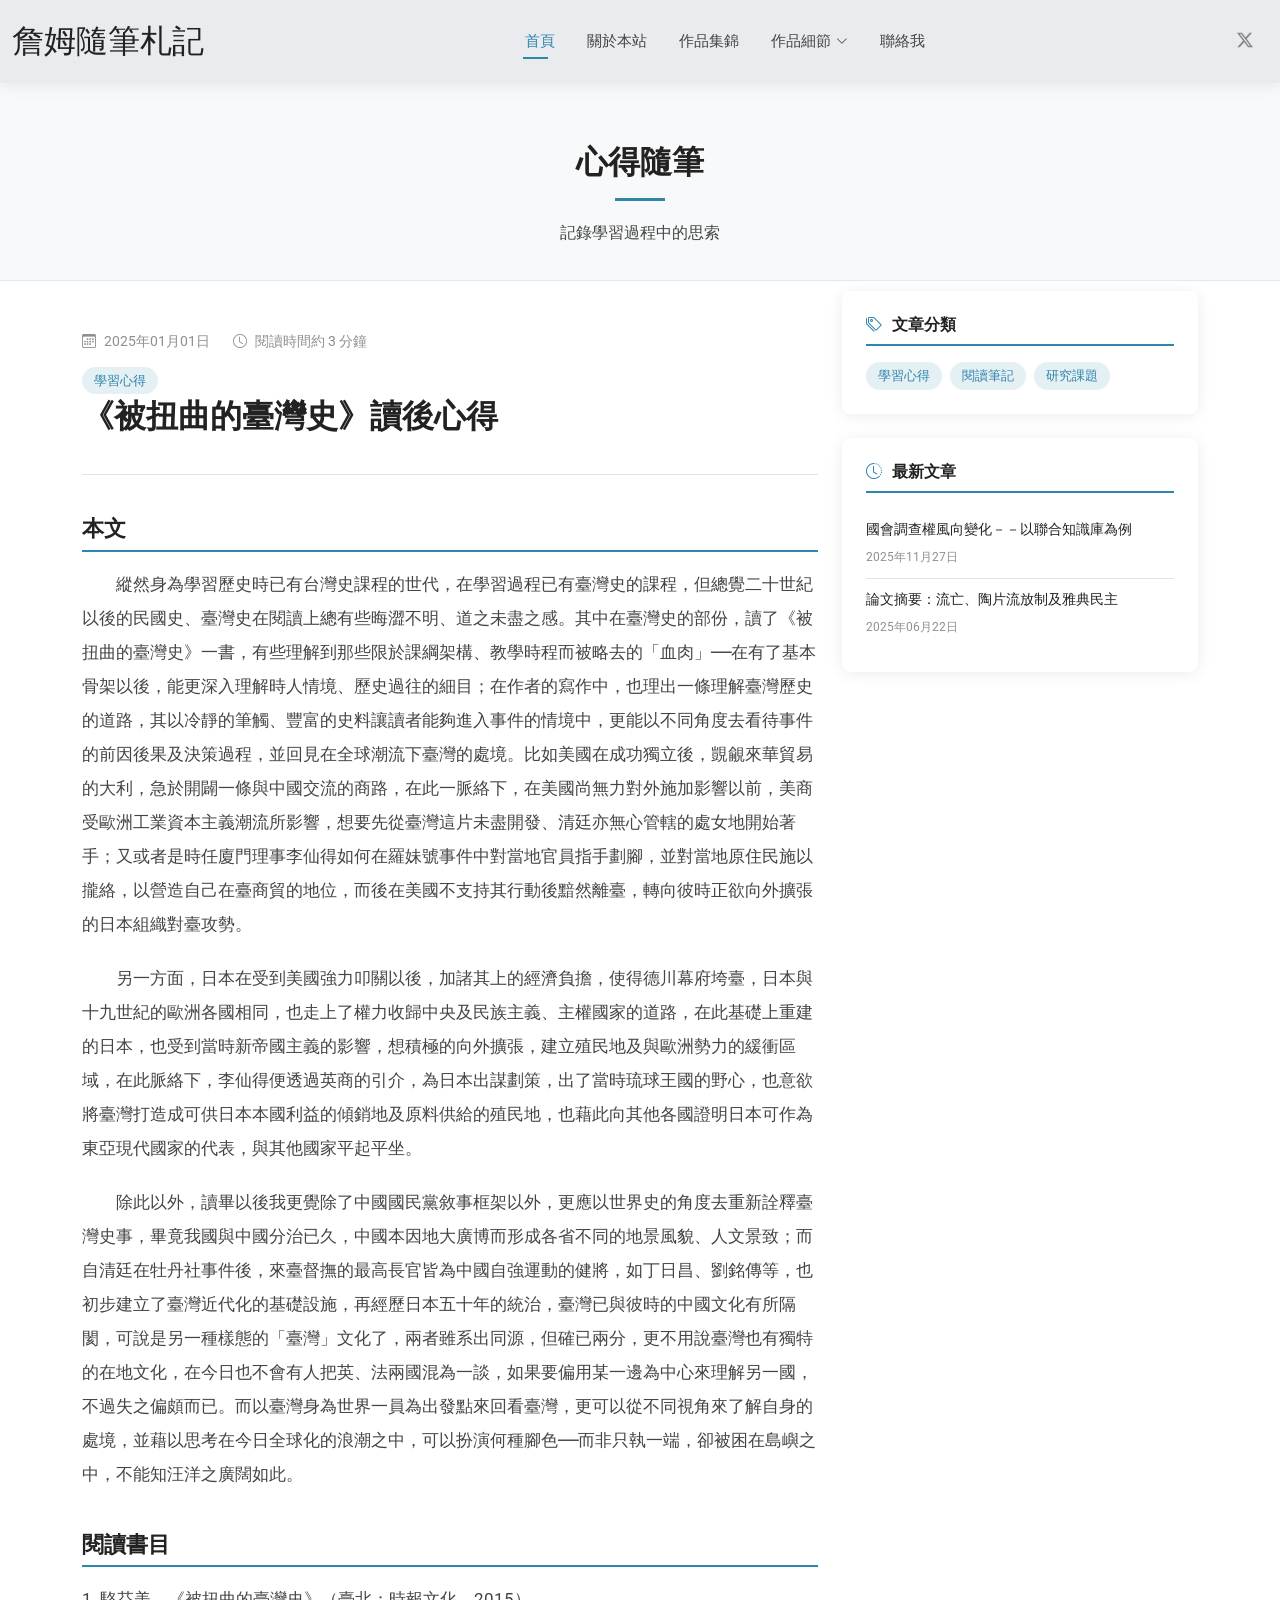
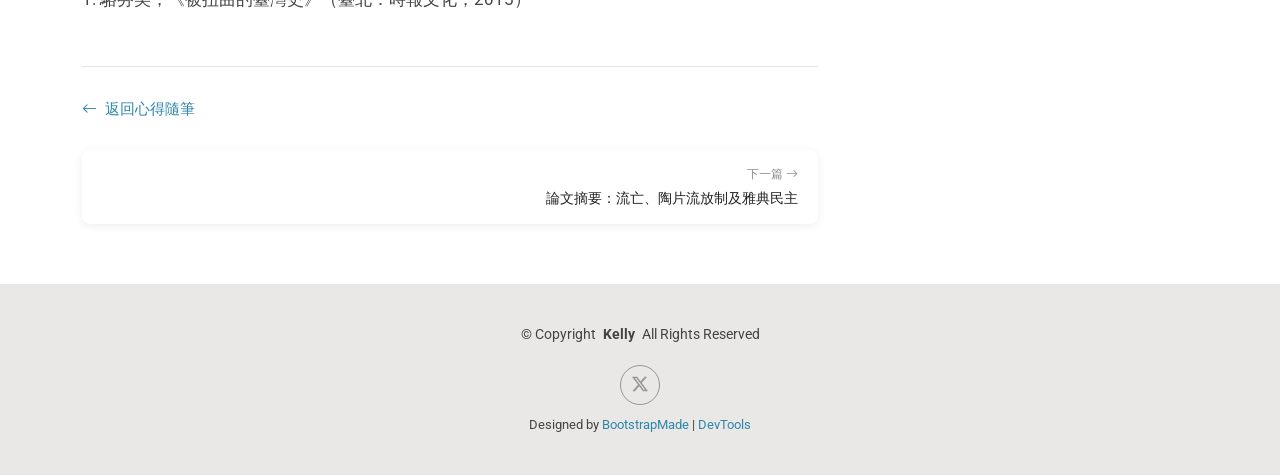
<file: notes-post-1.html>
<!DOCTYPE html>
<html lang="zh-Hant">

<head>
  <meta charset="utf-8">
  <meta content="width=device-width, initial-scale=1.0" name="viewport">
  <title>文章標題 - 詹姆的學習札記</title>
  <meta name="description" content="">
  <meta name="keywords" content="">

  <!-- Favicons -->
  <link href="assets/img/favicon.png" rel="icon">
  <link href="assets/img/apple-touch-icon.png" rel="apple-touch-icon">

  <!-- Fonts -->
  <link href="https://fonts.googleapis.com" rel="preconnect">
  <link href="https://fonts.gstatic.com" rel="preconnect" crossorigin>
  <link href="https://fonts.googleapis.com/css2?family=Roboto:ital,wght@0,100;0,300;0,400;0,500;0,700;0,900;1,100;1,300;1,400;1,500;1,700;1,900&family=Poppins:ital,wght@0,100;0,200;0,300;0,400;0,500;0,600;0,700;0,800;0,900;1,100;1,200;1,300;1,400;1,500;1,600;1,700;1,800;1,900&family=Raleway:ital,wght@0,100;0,200;0,300;0,400;0,500;0,600;0,700;0,800;0,900;1,100;1,200;1,300;1,400;1,500;1,600;1,700;1,800;1,900&display=swap" rel="stylesheet">

  <!-- Vendor CSS Files -->
  <link href="assets/vendor/bootstrap/css/bootstrap.min.css" rel="stylesheet">
  <link href="assets/vendor/bootstrap-icons/bootstrap-icons.css" rel="stylesheet">
  <link href="assets/vendor/aos/aos.css" rel="stylesheet">
  <link href="assets/vendor/swiper/swiper-bundle.min.css" rel="stylesheet">
  <link href="assets/vendor/glightbox/css/glightbox.min.css" rel="stylesheet">

  <!-- Main CSS File -->
  <link href="assets/css/main.css" rel="stylesheet">

</head>

<body class="notes-post-page">

  <header id="header" class="header d-flex align-items-center light-background sticky-top">
    <div class="container-fluid position-relative d-flex align-items-center justify-content-between">

      <a href="index.html" class="logo d-flex align-items-center me-auto me-xl-0">
        <h1 class="sitename">詹姆隨筆札記</h1>
      </a>

      <nav id="navmenu" class="navmenu">
        <ul>
          <li><a href="index.html" class="active">首頁</a></li>
          <li><a href="about.html">關於本站</a></li>
          <!--<li><a href="resume.html">個人簡歷</a></li>
          <li><a href="services.html">服務</a></li>-->
          <li><a href="portfolio.html">作品集錦</a></li>
          <li class="dropdown"><a href="notes.html"><span>作品細節</span> <i class="bi bi-chevron-down toggle-dropdown"></i></a>
            <ul>
              <li><a href="notes.html">心得隨筆</a></li>
              <!--<li><a href="research.html">研究課題</a><li>
              <li class="dropdown"><a href="#"><span>Deep Dropdown</span> <i class="bi bi-chevron-down toggle-dropdown"></i></a>
                <ul>
                  <li><a href="#">Deep Dropdown 1</a></li>
                  <li><a href="#">Deep Dropdown 2</a></li>
                  <li><a href="#">Deep Dropdown 3</a></li>
                  <li><a href="#">Deep Dropdown 4</a></li>
                  <li><a href="#">Deep Dropdown 5</a></li>
                </ul>
              </li>-->
              <!--<li><a href="#">Dropdown 3</a></li>
              <li><a href="#">Dropdown 4</a></li>-->
            </ul>
          </li>
          <li><a href="contact.html">聯絡我</a></li>
        </ul>
        <i class="mobile-nav-toggle d-xl-none bi bi-list"></i>
      </nav>

      <div class="header-social-links">
        <a href="https://x.com/Jam445585889727" class="twitter" target="_blank"><i class="bi bi-twitter-x"></i></a>
      </div>

    </div>
  </header>

  <main class="main">

    <!-- Page Title -->
    <div class="section title-bg">
      <div class="container section-title" style="padding-bottom: 10px;">
        <h2>心得隨筆</h2>
        <p>記錄學習過程中的思索</p>
      </div>
    </div><!-- End Page Title -->

    <!-- Notes Section -->
    <section id="notes" class="section" style="padding-top: 10px;">
      <div class="container" data-aos="fade-up">
        <div class="row">
          <div class="col-lg-8">

            <!-- ======== 文章標頭：修改標題、日期、標籤 ======== -->
            <div class="post-header">
              <div class="post-meta">
                <span><i class="bi bi-calendar3"></i> 2025年01月01日</span>
                <span><i class="bi bi-clock"></i> 閱讀時間約 3 分鐘</span>
              </div>
                <a href="notes.html#learning" class="sidebar-tag">學習心得</a>
              <h1>《被扭曲的臺灣史》讀後心得</h1>
            </div>
            <!-- ======== 文章標頭結束 ======== -->

            <!-- ======== 文章內容：在這裡撰寫文章 ======== -->
            <div class="post-content">
              <h2>本文</h2>
              <p>　　縱然身為學習歷史時已有台灣史課程的世代，在學習過程已有臺灣史的課程，但總覺二十世紀以後的民國史、臺灣史在閱讀上總有些晦澀不明、道之未盡之感。其中在臺灣史的部份，讀了《被扭曲的臺灣史》一書，有些理解到那些限於課綱架構、教學時程而被略去的「血肉」──在有了基本骨架以後，能更深入理解時人情境、歷史過往的細目；在作者的寫作中，也理出一條理解臺灣歷史的道路，其以冷靜的筆觸、豐富的史料讓讀者能夠進入事件的情境中，更能以不同角度去看待事件的前因後果及決策過程，並回見在全球潮流下臺灣的處境。比如美國在成功獨立後，覬覦來華貿易的大利，急於開闢一條與中國交流的商路，在此一脈絡下，在美國尚無力對外施加影響以前，美商受歐洲工業資本主義潮流所影響，想要先從臺灣這片未盡開發、清廷亦無心管轄的處女地開始著手；又或者是時任廈門理事李仙得如何在羅妹號事件中對當地官員指手劃腳，並對當地原住民施以攏絡，以營造自己在臺商貿的地位，而後在美國不支持其行動後黯然離臺，轉向彼時正欲向外擴張的日本組織對臺攻勢。
              <p>　　另一方面，日本在受到美國強力叩關以後，加諸其上的經濟負擔，使得德川幕府垮臺，日本與十九世紀的歐洲各國相同，也走上了權力收歸中央及民族主義、主權國家的道路，在此基礎上重建的日本，也受到當時新帝國主義的影響，想積極的向外擴張，建立殖民地及與歐洲勢力的緩衝區域，在此脈絡下，李仙得便透過英商的引介，為日本出謀劃策，出了當時琉球王國的野心，也意欲將臺灣打造成可供日本本國利益的傾銷地及原料供給的殖民地，也藉此向其他各國證明日本可作為東亞現代國家的代表，與其他國家平起平坐。</p>
              <p>　　除此以外，讀畢以後我更覺除了中國國民黨敘事框架以外，更應以世界史的角度去重新詮釋臺灣史事，畢竟我國與中國分治已久，中國本因地大廣博而形成各省不同的地景風貌、人文景致；而自清廷在牡丹社事件後，來臺督撫的最高長官皆為中國自強運動的健將，如丁日昌、劉銘傳等，也初步建立了臺灣近代化的基礎設施，再經歷日本五十年的統治，臺灣已與彼時的中國文化有所隔閡，可說是另一種樣態的「臺灣」文化了，兩者雖系出同源，但確已兩分，更不用說臺灣也有獨特的在地文化，在今日也不會有人把英、法兩國混為一談，如果要偏用某一邊為中心來理解另一國，不過失之偏頗而已。而以臺灣身為世界一員為出發點來回看臺灣，更可以從不同視角來了解自身的處境，並藉以思考在今日全球化的浪潮之中，可以扮演何種腳色──而非只執一端，卻被困在島嶼之中，不能知汪洋之廣闊如此。</p>
              <h2>閱讀書目</h2>
              <p>1. 駱芬美，《被扭曲的臺灣史》（臺北：時報文化，2015）</p>
            </div>
                        <!-- 如果需要插入圖片：
              <img src="assets/img/你的圖片.jpg" alt="圖片說明">
              -->

              <!-- 如果需要插入程式碼：
              <pre><code>// 程式碼寫在這裡
              console.log("Hello World");</code></pre>
              -->
          
          
            <!-- ======== 文章內容結束 ======== -->

            <!-- 上下篇導航 -->
            <div class="post-footer">
              <a href="notes.html" class="back-btn">
              <i class="bi bi-arrow-left"></i> 返回心得隨筆
              </a>
              <div class="post-nav">
                <!-- 如果有上一篇，修改 href 和標題；沒有則刪除這個 a 標籤 
                <a href="#" class="prev-post">
                  <span class="nav-label"><i class="bi bi-arrow-left"></i> 上一篇</span>
                  上一篇文章標題
                </a>-->
                <!-- 如果有下一篇，修改 href 和標題；沒有則刪除這個 a 標籤 -->
                <a href="notes-post-2.html" class="next-post">
                  <span class="nav-label">下一篇 <i class="bi bi-arrow-right"></i></span>
                  論文摘要：流亡、陶片流放制及雅典民主
                </a>
              </div>
            </div>
          </div>

          <div class="col-lg-4">
 
            <!-- 分類標籤 -->
            <div class="sidebar-widget">
              <h4 class="sidebar-title">
                <i class="bi bi-tags"></i> 文章分類
              </h4>
              <div class="sidebar-tags">
                <!-- 新增標籤時複製一行，修改文字即可 -->
                <a href="notes.html#learning" class="sidebar-tag">學習心得</a>
                <a href="notes.html#reading" class="sidebar-tag">閱讀筆記</a>
                <a href="notes.html#research" class="sidebar-tag">研究課題</a>
                <!--<a href="#" class="sidebar-tag">閱讀筆記</a>-->
              </div>
            </div>
 
            <!-- 最新文章 -->
            <div class="sidebar-widget">
              <h4 class="sidebar-title">
                <i class="bi bi-clock-history"></i> 最新文章
              </h4>
              <ul class="sidebar-recent">
                <!-- 新增文章時複製一個 li，修改連結和標題 -->
                <li>
                  <a href="notes-post-3.html">國會調查權風向變化－－以聯合知識庫為例</a>
                  <span>2025年11月27日</span>
                </li>
                <li>
                  <a href="notes-post-2.html">論文摘要：流亡、陶片流放制及雅典民主</a>
                  <span>2025年06月22日</span>
                </li>
              </ul>
            </div>
          </div>
        </div>
      </div>
    </section>

  </main>

  <footer id="footer" class="footer light-background">
    <div class="container">
      <div class="copyright text-center">
        <p>© <span>Copyright</span> <strong class="px-1 sitename">Kelly</strong> <span>All Rights Reserved</span></p>
      </div>
      <div class="social-links d-flex justify-content-center">
        <a href="https://x.com/Jam445585889727" target="_blank"><i class="bi bi-twitter-x"></i></a>
      </div>
      <div class="credits">
        Designed by <a href="https://bootstrapmade.com/">BootstrapMade</a> | <a href="https://bootstrapmade.com/tools/">DevTools</a>
      </div>
    </div>
  </footer>

  <!-- Scroll Top -->
  <a href="#" id="scroll-top" class="scroll-top d-flex align-items-center justify-content-center"><i class="bi bi-arrow-up-short"></i></a>

  <!-- Preloader -->
  <div id="preloader"></div>

  <!-- Vendor JS Files -->
  <script src="assets/vendor/bootstrap/js/bootstrap.bundle.min.js"></script>
  <script src="assets/vendor/php-email-form/validate.js"></script>
  <script src="assets/vendor/aos/aos.js"></script>
  <script src="assets/vendor/waypoints/noframework.waypoints.js"></script>
  <script src="assets/vendor/purecounter/purecounter_vanilla.js"></script>
  <script src="assets/vendor/swiper/swiper-bundle.min.js"></script>
  <script src="assets/vendor/glightbox/js/glightbox.min.js"></script>
  <script src="assets/vendor/imagesloaded/imagesloaded.pkgd.min.js"></script>
  <script src="assets/vendor/isotope-layout/isotope.pkgd.min.js"></script>
  <script src="assets/js/main.js"></script>

</body>
</html>
</file>
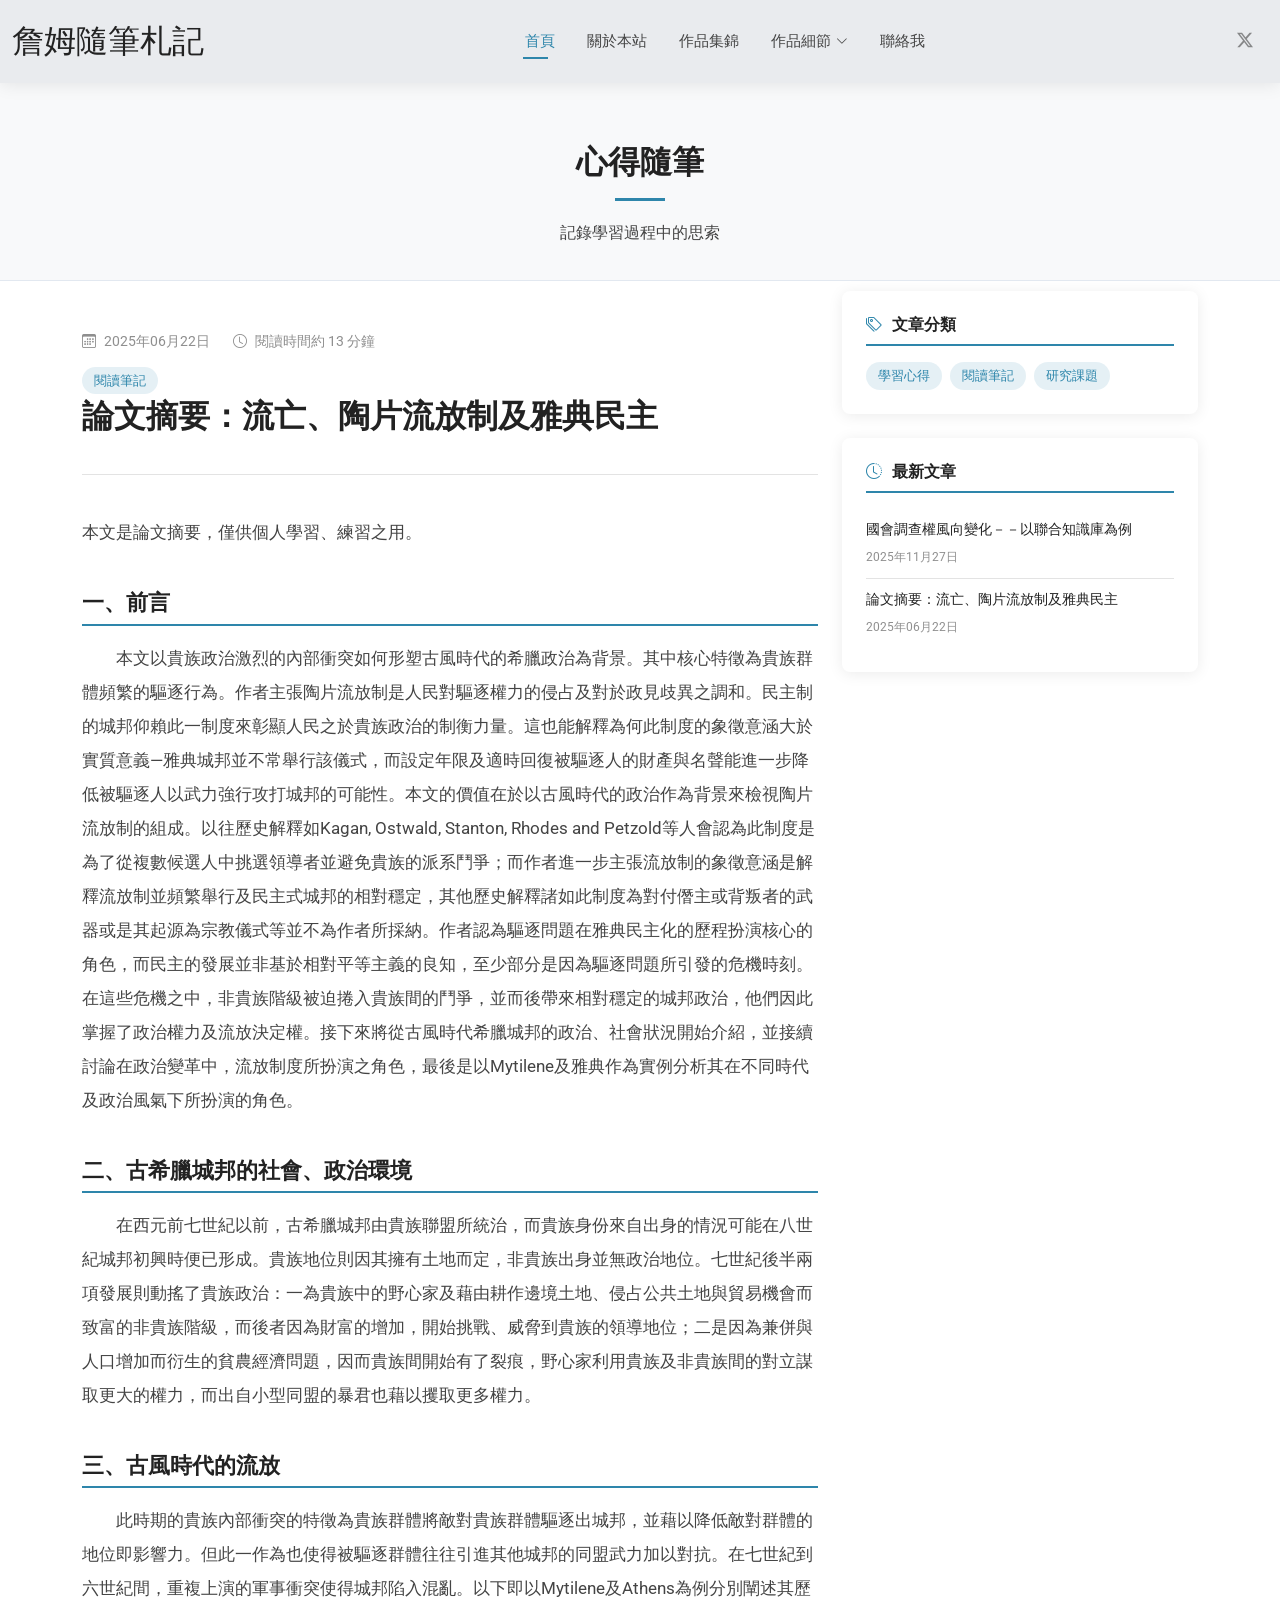
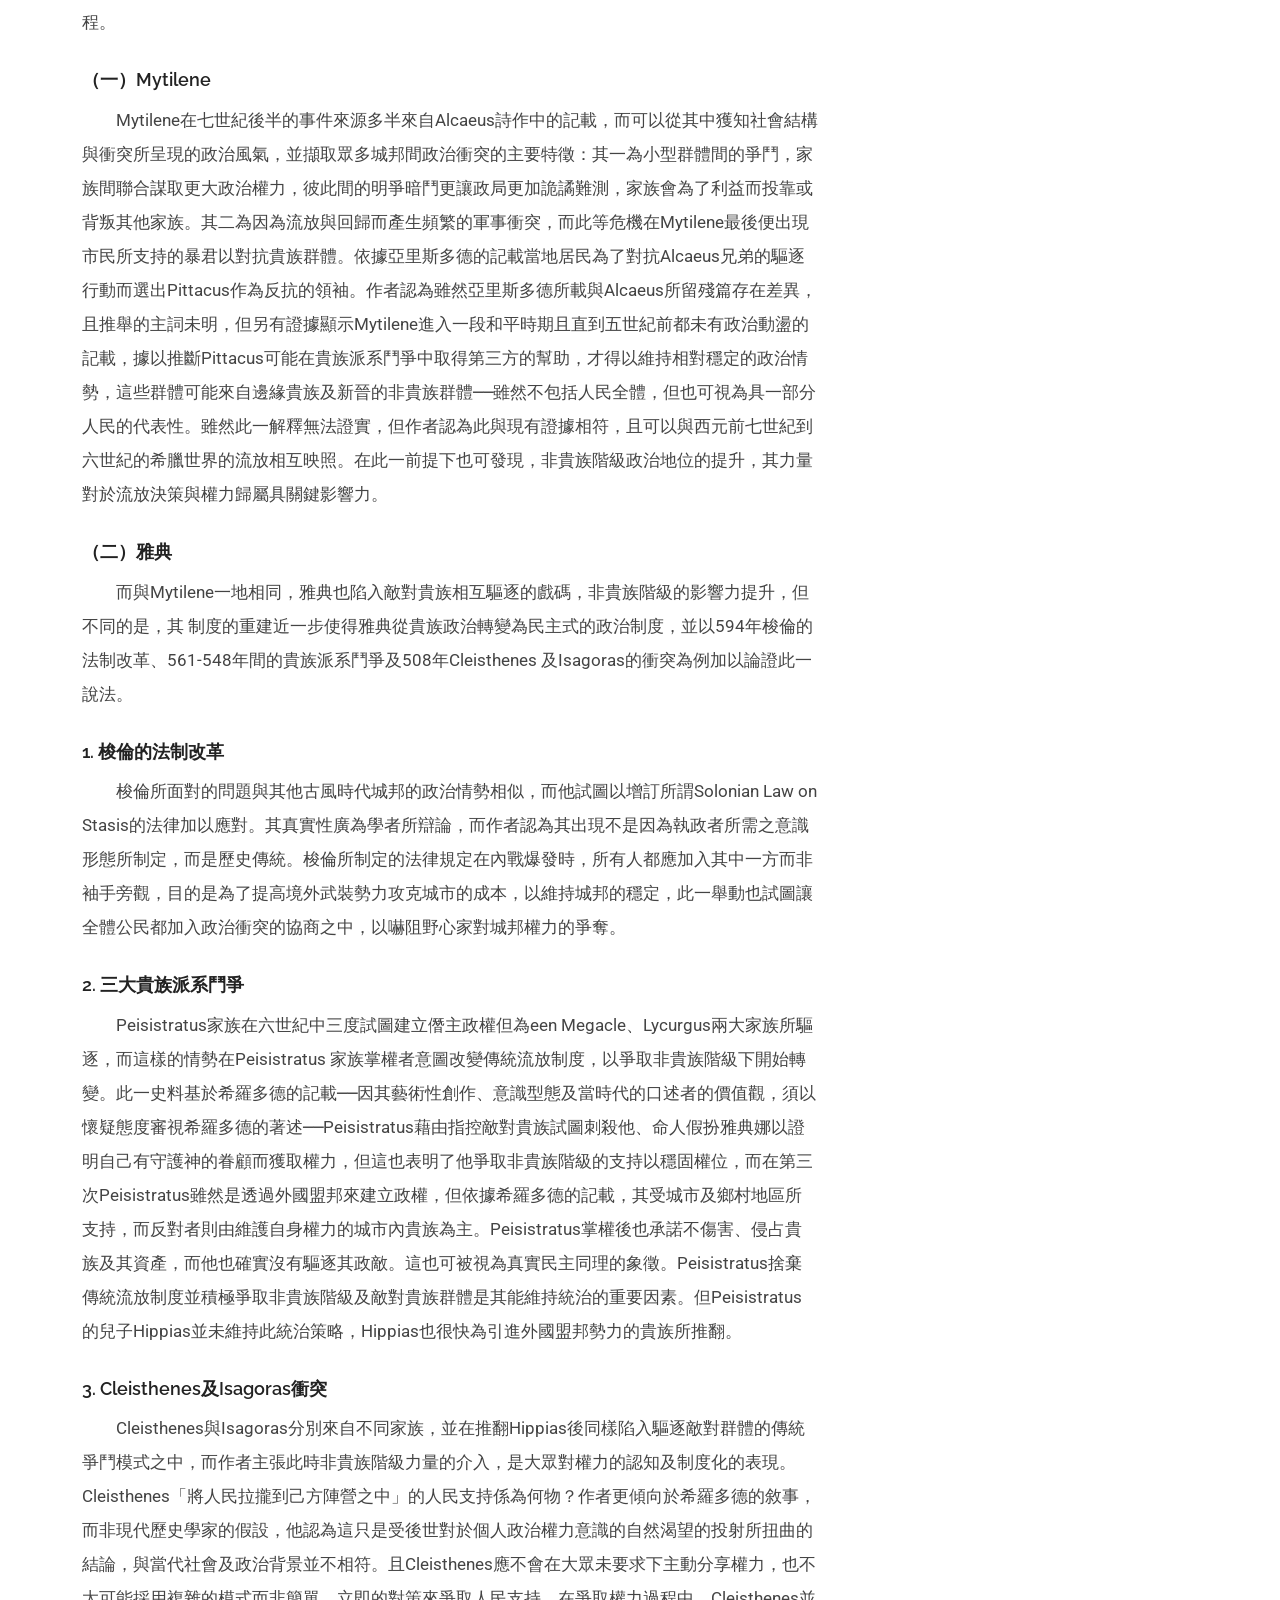
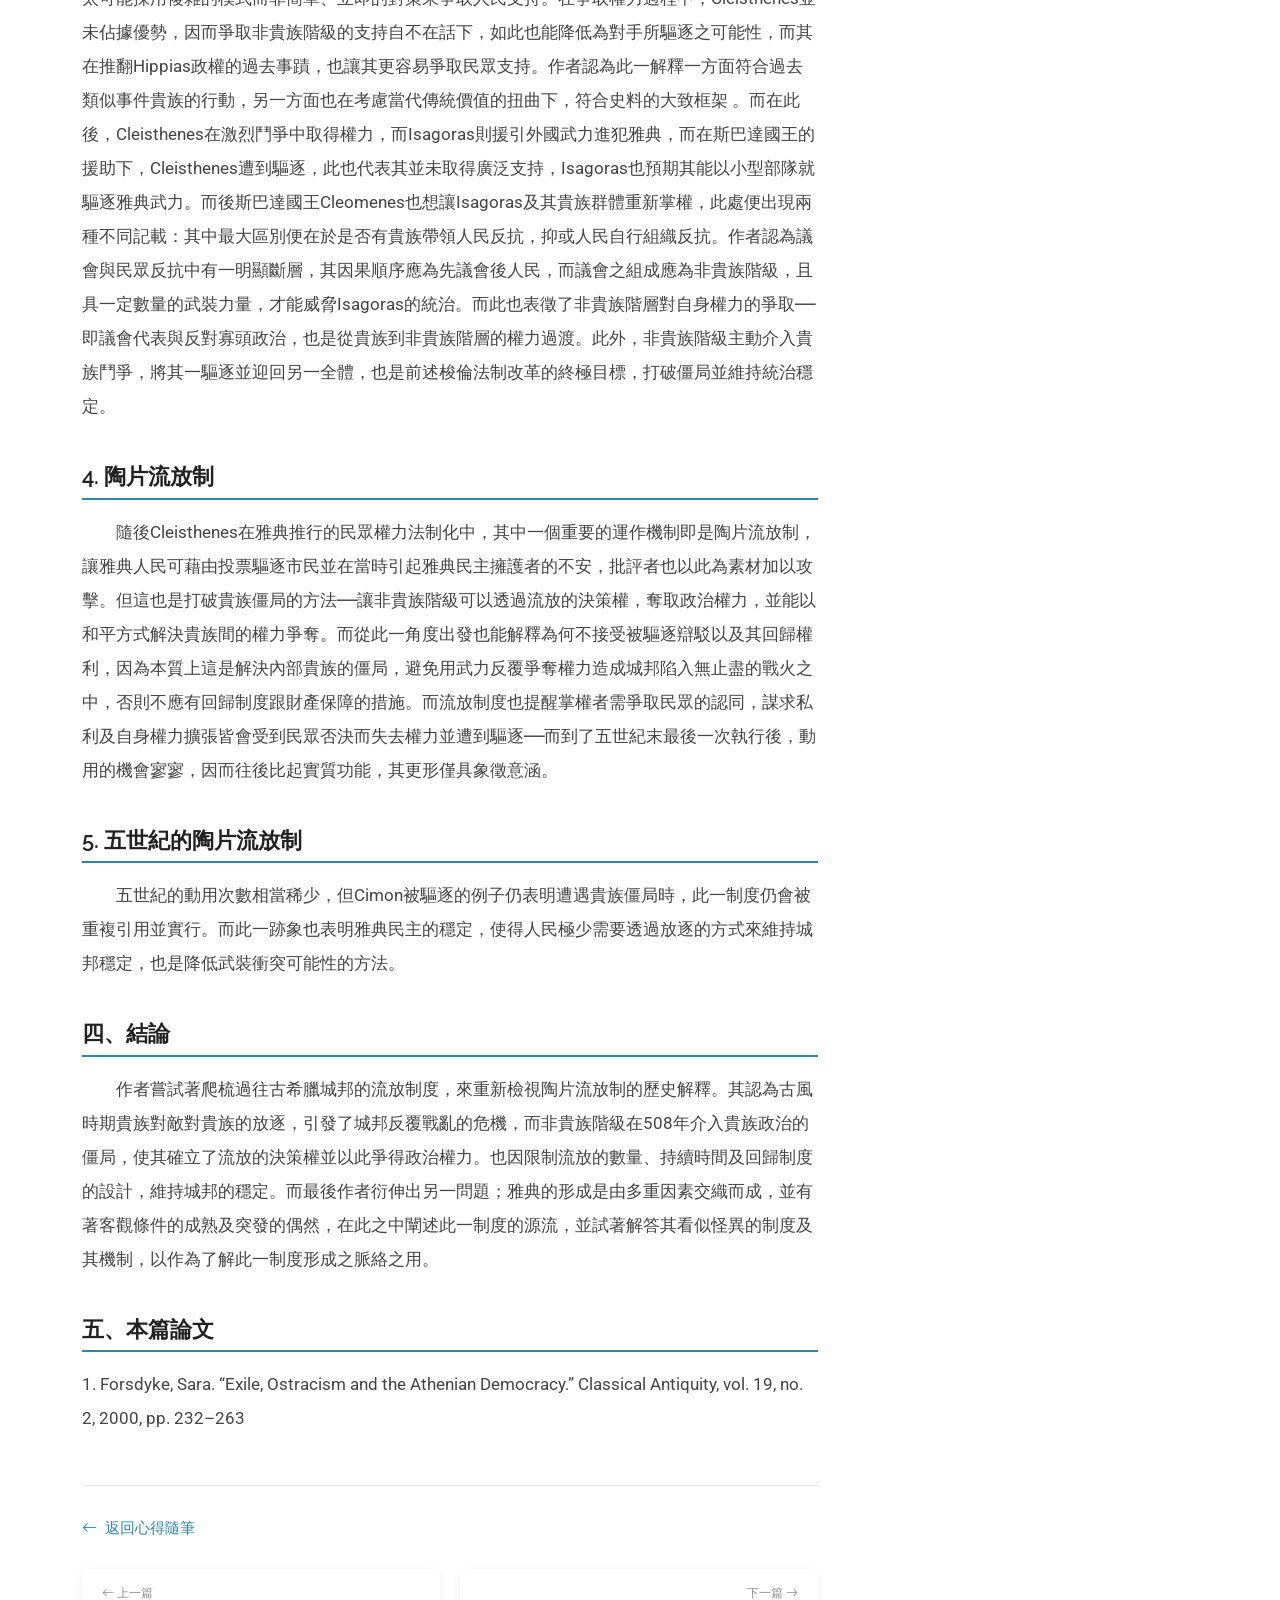
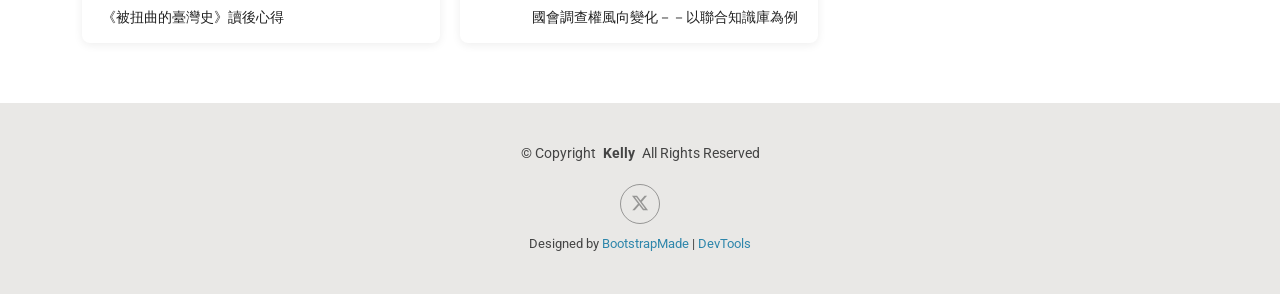
<file: notes-post-2.html>
<!DOCTYPE html>
<html lang="zh-Hant">

<head>
  <meta charset="utf-8">
  <meta content="width=device-width, initial-scale=1.0" name="viewport">
  <title>文章標題 - 詹姆的學習札記</title>
  <meta name="description" content="">
  <meta name="keywords" content="">

  <!-- Favicons -->
  <link href="assets/img/favicon.png" rel="icon">
  <link href="assets/img/apple-touch-icon.png" rel="apple-touch-icon">

  <!-- Fonts -->
  <link href="https://fonts.googleapis.com" rel="preconnect">
  <link href="https://fonts.gstatic.com" rel="preconnect" crossorigin>
  <link href="https://fonts.googleapis.com/css2?family=Roboto:ital,wght@0,100;0,300;0,400;0,500;0,700;0,900;1,100;1,300;1,400;1,500;1,700;1,900&family=Poppins:ital,wght@0,100;0,200;0,300;0,400;0,500;0,600;0,700;0,800;0,900;1,100;1,200;1,300;1,400;1,500;1,600;1,700;1,800;1,900&family=Raleway:ital,wght@0,100;0,200;0,300;0,400;0,500;0,600;0,700;0,800;0,900;1,100;1,200;1,300;1,400;1,500;1,600;1,700;1,800;1,900&display=swap" rel="stylesheet">

  <!-- Vendor CSS Files -->
  <link href="assets/vendor/bootstrap/css/bootstrap.min.css" rel="stylesheet">
  <link href="assets/vendor/bootstrap-icons/bootstrap-icons.css" rel="stylesheet">
  <link href="assets/vendor/aos/aos.css" rel="stylesheet">
  <link href="assets/vendor/swiper/swiper-bundle.min.css" rel="stylesheet">
  <link href="assets/vendor/glightbox/css/glightbox.min.css" rel="stylesheet">

  <!-- Main CSS File -->
  <link href="assets/css/main.css" rel="stylesheet">

</head>

<body class="notes-post-page">

  <header id="header" class="header d-flex align-items-center light-background sticky-top">
    <div class="container-fluid position-relative d-flex align-items-center justify-content-between">

      <a href="index.html" class="logo d-flex align-items-center me-auto me-xl-0">
        <h1 class="sitename">詹姆隨筆札記</h1>
      </a>

      <nav id="navmenu" class="navmenu">
        <ul>
          <li><a href="index.html" class="active">首頁</a></li>
          <li><a href="about.html">關於本站</a></li>
          <!--<li><a href="resume.html">個人簡歷</a></li>
          <li><a href="services.html">服務</a></li>-->
          <li><a href="portfolio.html">作品集錦</a></li>
          <li class="dropdown"><a href="notes.html"><span>作品細節</span> <i class="bi bi-chevron-down toggle-dropdown"></i></a>
            <ul>
              <li><a href="notes.html">心得隨筆</a></li>
              <!--<li><a href="research.html">研究課題</a><li>
              <li class="dropdown"><a href="#"><span>Deep Dropdown</span> <i class="bi bi-chevron-down toggle-dropdown"></i></a>
                <ul>
                  <li><a href="#">Deep Dropdown 1</a></li>
                  <li><a href="#">Deep Dropdown 2</a></li>
                  <li><a href="#">Deep Dropdown 3</a></li>
                  <li><a href="#">Deep Dropdown 4</a></li>
                  <li><a href="#">Deep Dropdown 5</a></li>
                </ul>
              </li>-->
              <!--<li><a href="#">Dropdown 3</a></li>
              <li><a href="#">Dropdown 4</a></li>-->
            </ul>
          </li>
          <li><a href="contact.html">聯絡我</a></li>
        </ul>
        <i class="mobile-nav-toggle d-xl-none bi bi-list"></i>
      </nav>

      <div class="header-social-links">
        <a href="https://x.com/Jam445585889727" class="twitter" target="_blank"><i class="bi bi-twitter-x"></i></a>
      </div>

    </div>
  </header>

  <main class="main">

    <!-- Page Title -->
    <div class="section title-bg">
      <div class="container section-title" style="padding-bottom: 10px;">
        <h2>心得隨筆</h2>
        <p>記錄學習過程中的思索</p>
      </div>
    </div><!-- End Page Title -->

    <!-- Notes Section -->
    <section id="notes" class="section" style="padding-top: 10px;">
      <div class="container" data-aos="fade-up">
        <div class="row">
          <div class="col-lg-8">

            <!-- ======== 文章標頭：修改標題、日期、標籤 ======== -->
            <div class="post-header">
              <div class="post-meta">
                <span><i class="bi bi-calendar3"></i> 2025年06月22日</span>
                <span><i class="bi bi-clock"></i> 閱讀時間約 13 分鐘</span>
              </div>
                <a href="notes.html#reading" class="sidebar-tag">閱讀筆記</a>
              <h1>論文摘要：流亡、陶片流放制及雅典民主</h1>
            </div>
            <!-- ======== 文章標頭結束 ======== -->

            <!-- ======== 文章內容：在這裡撰寫文章 ======== -->
            <div class="post-content">
              <p>本文是論文摘要，僅供個人學習、練習之用。</p>
              <h2>一、前言</h2>
              <p>　　本文以貴族政治激烈的內部衝突如何形塑古風時代的希臘政治為背景。其中核心特徵為貴族群體頻繁的驅逐行為。作者主張陶片流放制是人民對驅逐權力的侵占及對於政見歧異之調和。民主制的城邦仰賴此一制度來彰顯人民之於貴族政治的制衡力量。這也能解釋為何此制度的象徵意涵大於實質意義—雅典城邦並不常舉行該儀式，而設定年限及適時回復被驅逐人的財產與名聲能進一步降低被驅逐人以武力強行攻打城邦的可能性。本文的價值在於以古風時代的政治作為背景來檢視陶片流放制的組成。以往歷史解釋如Kagan, Ostwald, Stanton, Rhodes and Petzold等人會認為此制度是為了從複數候選人中挑選領導者並避免貴族的派系鬥爭；而作者進一步主張流放制的象徵意涵是解釋流放制並頻繁舉行及民主式城邦的相對穩定，其他歷史解釋諸如此制度為對付僭主或背叛者的武器或是其起源為宗教儀式等並不為作者所採納。作者認為驅逐問題在雅典民主化的歷程扮演核心的角色，而民主的發展並非基於相對平等主義的良知，至少部分是因為驅逐問題所引發的危機時刻。在這些危機之中，非貴族階級被迫捲入貴族間的鬥爭，並而後帶來相對穩定的城邦政治，他們因此掌握了政治權力及流放決定權。接下來將從古風時代希臘城邦的政治、社會狀況開始介紹，並接續討論在政治變革中，流放制度所扮演之角色，最後是以Mytilene及雅典作為實例分析其在不同時代及政治風氣下所扮演的角色。</p>
              <h2>二、古希臘城邦的社會、政治環境</h2>
              <p>　　在西元前七世紀以前，古希臘城邦由貴族聯盟所統治，而貴族身份來自出身的情況可能在八世紀城邦初興時便已形成。貴族地位則因其擁有土地而定，非貴族出身並無政治地位。七世紀後半兩項發展則動搖了貴族政治：一為貴族中的野心家及藉由耕作邊境土地、侵占公共土地與貿易機會而致富的非貴族階級，而後者因為財富的增加，開始挑戰、威脅到貴族的領導地位；二是因為兼併與人口增加而衍生的貧農經濟問題，因而貴族間開始有了裂痕，野心家利用貴族及非貴族間的對立謀取更大的權力，而出自小型同盟的暴君也藉以攫取更多權力。</p>
              <h2>三、古風時代的流放</h2>
              <p>　　此時期的貴族內部衝突的特徵為貴族群體將敵對貴族群體驅逐出城邦，並藉以降低敵對群體的地位即影響力。但此一作為也使得被驅逐群體往往引進其他城邦的同盟武力加以對抗。在七世紀到六世紀間，重複上演的軍事衝突使得城邦陷入混亂。以下即以Mytilene及Athens為例分別闡述其歷程。</p>
              <h3>（一）Mytilene</h3>
              <p>　　Mytilene在七世紀後半的事件來源多半來自Alcaeus詩作中的記載，而可以從其中獲知社會結構與衝突所呈現的政治風氣，並擷取眾多城邦間政治衝突的主要特徵：其一為小型群體間的爭鬥，家族間聯合謀取更大政治權力，彼此間的明爭暗鬥更讓政局更加詭譎難測，家族會為了利益而投靠或背叛其他家族。其二為因為流放與回歸而產生頻繁的軍事衝突，而此等危機在Mytilene最後便出現市民所支持的暴君以對抗貴族群體。依據亞里斯多德的記載當地居民為了對抗Alcaeus兄弟的驅逐行動而選出Pittacus作為反抗的領袖。作者認為雖然亞里斯多德所載與Alcaeus所留殘篇存在差異，且推舉的主詞未明，但另有證據顯示Mytilene進入一段和平時期且直到五世紀前都未有政治動盪的記載，據以推斷Pittacus可能在貴族派系鬥爭中取得第三方的幫助，才得以維持相對穩定的政治情勢，這些群體可能來自邊緣貴族及新晉的非貴族群體──雖然不包括人民全體，但也可視為具一部分人民的代表性。雖然此一解釋無法證實，但作者認為此與現有證據相符，且可以與西元前七世紀到六世紀的希臘世界的流放相互映照。在此一前提下也可發現，非貴族階級政治地位的提升，其力量對於流放決策與權力歸屬具關鍵影響力。</p>
              <h3>（二）雅典</h3>
              <p>　　而與Mytilene一地相同，雅典也陷入敵對貴族相互驅逐的戲碼，非貴族階級的影響力提升，但不同的是，其	制度的重建近一步使得雅典從貴族政治轉變為民主式的政治制度，並以594年梭倫的法制改革、561-548年間的貴族派系鬥爭及508年Cleisthenes 及Isagoras的衝突為例加以論證此一說法。</p>
              <h3>1. 梭倫的法制改革</h3>
              <p>　　梭倫所面對的問題與其他古風時代城邦的政治情勢相似，而他試圖以增訂所謂Solonian Law on Stasis的法律加以應對。其真實性廣為學者所辯論，而作者認為其出現不是因為執政者所需之意識形態所制定，而是歷史傳統。梭倫所制定的法律規定在內戰爆發時，所有人都應加入其中一方而非袖手旁觀，目的是為了提高境外武裝勢力攻克城市的成本，以維持城邦的穩定，此一舉動也試圖讓全體公民都加入政治衝突的協商之中，以嚇阻野心家對城邦權力的爭奪。</p>
              <h3>2. 三大貴族派系鬥爭</h3>
              <p>　　Peisistratus家族在六世紀中三度試圖建立僭主政權但為een Megacle、Lycurgus兩大家族所驅逐，而這樣的情勢在Peisistratus 家族掌權者意圖改變傳統流放制度，以爭取非貴族階級下開始轉變。此一史料基於希羅多德的記載──因其藝術性創作、意識型態及當時代的口述者的價值觀，須以懷疑態度審視希羅多德的著述──Peisistratus藉由指控敵對貴族試圖刺殺他、命人假扮雅典娜以證明自己有守護神的眷顧而獲取權力，但這也表明了他爭取非貴族階級的支持以穩固權位，而在第三次Peisistratus雖然是透過外國盟邦來建立政權，但依據希羅多德的記載，其受城市及鄉村地區所支持，而反對者則由維護自身權力的城市內貴族為主。Peisistratus掌權後也承諾不傷害、侵占貴族及其資產，而他也確實沒有驅逐其政敵。這也可被視為真實民主同理的象徵。Peisistratus捨棄傳統流放制度並積極爭取非貴族階級及敵對貴族群體是其能維持統治的重要因素。但Peisistratus的兒子Hippias並未維持此統治策略，Hippias也很快為引進外國盟邦勢力的貴族所推翻。</p>
              <h3>3. Cleisthenes及Isagoras衝突</h3>
              <p>　　Cleisthenes與Isagoras分別來自不同家族，並在推翻Hippias後同樣陷入驅逐敵對群體的傳統爭鬥模式之中，而作者主張此時非貴族階級力量的介入，是大眾對權力的認知及制度化的表現。Cleisthenes「將人民拉攏到己方陣營之中」的人民支持係為何物？作者更傾向於希羅多德的敘事，而非現代歷史學家的假設，他認為這只是受後世對於個人政治權力意識的自然渴望的投射所扭曲的結論，與當代社會及政治背景並不相符。且Cleisthenes應不會在大眾未要求下主動分享權力，也不太可能採用複雜的模式而非簡單、立即的對策來爭取人民支持。在爭取權力過程中，Cleisthenes並未佔據優勢，因而爭取非貴族階級的支持自不在話下，如此也能降低為對手所驅逐之可能性，而其在推翻Hippias政權的過去事蹟，也讓其更容易爭取民眾支持。作者認為此一解釋一方面符合過去類似事件貴族的行動，另一方面也在考慮當代傳統價值的扭曲下，符合史料的大致框架	。而在此後，Cleisthenes在激烈鬥爭中取得權力，而Isagoras則援引外國武力進犯雅典，而在斯巴達國王的援助下，Cleisthenes遭到驅逐，此也代表其並未取得廣泛支持，Isagoras也預期其能以小型部隊就驅逐雅典武力。而後斯巴達國王Cleomenes也想讓Isagoras及其貴族群體重新掌權，此處便出現兩種不同記載：其中最大區別便在於是否有貴族帶領人民反抗，抑或人民自行組織反抗。作者認為議會與民眾反抗中有一明顯斷層，其因果順序應為先議會後人民，而議會之組成應為非貴族階級，且具一定數量的武裝力量，才能威脅Isagoras的統治。而此也表徵了非貴族階層對自身權力的爭取──即議會代表與反對寡頭政治，也是從貴族到非貴族階層的權力過渡。此外，非貴族階級主動介入貴族鬥爭，將其一驅逐並迎回另一全體，也是前述梭倫法制改革的終極目標，打破僵局並維持統治穩定。</p>
              <h2>4. 陶片流放制</h2>
              <p>　　隨後Cleisthenes在雅典推行的民眾權力法制化中，其中一個重要的運作機制即是陶片流放制，讓雅典人民可藉由投票驅逐市民並在當時引起雅典民主擁護者的不安，批評者也以此為素材加以攻擊。但這也是打破貴族僵局的方法──讓非貴族階級可以透過流放的決策權，奪取政治權力，並能以和平方式解決貴族間的權力爭奪。而從此一角度出發也能解釋為何不接受被驅逐辯駁以及其回歸權利，因為本質上這是解決內部貴族的僵局，避免用武力反覆爭奪權力造成城邦陷入無止盡的戰火之中，否則不應有回歸制度跟財產保障的措施。而流放制度也提醒掌權者需爭取民眾的認同，謀求私利及自身權力擴張皆會受到民眾否決而失去權力並遭到驅逐──而到了五世紀末最後一次執行後，動用的機會寥寥，因而往後比起實質功能，其更形僅具象徵意涵。</p>
              <h2>5. 五世紀的陶片流放制</h2>
              <p>　　五世紀的動用次數相當稀少，但Cimon被驅逐的例子仍表明遭遇貴族僵局時，此一制度仍會被重複引用並實行。而此一跡象也表明雅典民主的穩定，使得人民極少需要透過放逐的方式來維持城邦穩定，也是降低武裝衝突可能性的方法。</p>
              <h2>四、結論</h2>
              <p>　　作者嘗試著爬梳過往古希臘城邦的流放制度，來重新檢視陶片流放制的歷史解釋。其認為古風時期貴族對敵對貴族的放逐，引發了城邦反覆戰亂的危機，而非貴族階級在508年介入貴族政治的僵局，使其確立了流放的決策權並以此爭得政治權力。也因限制流放的數量、持續時間及回歸制度的設計，維持城邦的穩定。而最後作者衍伸出另一問題；雅典的形成是由多重因素交織而成，並有著客觀條件的成熟及突發的偶然，在此之中闡述此一制度的源流，並試著解答其看似怪異的制度及其機制，以作為了解此一制度形成之脈絡之用。</p>
              <h2>五、本篇論文</h2>
              <p>1. Forsdyke, Sara. “Exile, Ostracism and the Athenian Democracy.” Classical Antiquity, vol. 19, no. 2, 2000, pp. 232–263</p>

              <!-- 如果需要插入圖片：
              <img src="assets/img/你的圖片.jpg" alt="圖片說明">
              -->

              <!-- 如果需要插入程式碼：
              <pre><code>// 程式碼寫在這裡
              console.log("Hello World");</code></pre>
              -->

            </div>
            <!-- ======== 文章內容結束 ======== -->

            <!-- 上下篇導航 -->
            <div class="post-footer">
              <a href="notes.html" class="back-btn">
              <i class="bi bi-arrow-left"></i> 返回心得隨筆
              </a>
              <div class="post-nav">
                <!-- 如果有上一篇，修改 href 和標題；沒有則刪除這個 a 標籤 -->
                <a href="notes-post-1.html" class="prev-post">
                  <span class="nav-label"><i class="bi bi-arrow-left"></i> 上一篇</span>
                  《被扭曲的臺灣史》讀後心得
                </a>
                <!-- 如果有下一篇，修改 href 和標題；沒有則刪除這個 a 標籤 -->
                <a href="notes-post-3.html" class="next-post">
                  <span class="nav-label">下一篇 <i class="bi bi-arrow-right"></i></span>
                  國會調查權風向變化－－以聯合知識庫為例
                </a>
              </div>
            </div>

          </div>

          <div class="col-lg-4">
 
            <!-- 分類標籤 -->
            <div class="sidebar-widget">
              <h4 class="sidebar-title">
                <i class="bi bi-tags"></i> 文章分類
              </h4>
              <div class="sidebar-tags">
                <!-- 新增標籤時複製一行，修改文字即可 -->
                <a href="notes.html#learning" class="sidebar-tag">學習心得</a>
                <a href="notes.html#reading" class="sidebar-tag">閱讀筆記</a>
                <a href="notes.html#research" class="sidebar-tag">研究課題</a>
                <!--<a href="#" class="sidebar-tag">閱讀筆記</a>-->
              </div>
            </div>
 
            <!-- 最新文章 -->
            <div class="sidebar-widget">
              <h4 class="sidebar-title">
                <i class="bi bi-clock-history"></i> 最新文章
              </h4>
              <ul class="sidebar-recent">
                <!-- 新增文章時複製一個 li，修改連結和標題 -->
                <li>
                  <a href="notes-post-3.html">國會調查權風向變化－－以聯合知識庫為例</a>
                  <span>2025年11月27日</span>
                </li>
                <li>
                  <a href="notes-post-2.html">論文摘要：流亡、陶片流放制及雅典民主</a>
                  <span>2025年06月22日</span>
                </li>
              </ul>
            </div>
          </div>
        </div>
      </div>
    </section>

  </main>

  <footer id="footer" class="footer light-background">
    <div class="container">
      <div class="copyright text-center">
        <p>© <span>Copyright</span> <strong class="px-1 sitename">Kelly</strong> <span>All Rights Reserved</span></p>
      </div>
      <div class="social-links d-flex justify-content-center">
        <a href="https://x.com/Jam445585889727" target="_blank"><i class="bi bi-twitter-x"></i></a>
      </div>
      <div class="credits">
        Designed by <a href="https://bootstrapmade.com/">BootstrapMade</a> | <a href="https://bootstrapmade.com/tools/">DevTools</a>
      </div>
    </div>
  </footer>

  <!-- Scroll Top -->
  <a href="#" id="scroll-top" class="scroll-top d-flex align-items-center justify-content-center"><i class="bi bi-arrow-up-short"></i></a>

  <!-- Preloader -->
  <div id="preloader"></div>

  <!-- Vendor JS Files -->
  <script src="assets/vendor/bootstrap/js/bootstrap.bundle.min.js"></script>
  <script src="assets/vendor/php-email-form/validate.js"></script>
  <script src="assets/vendor/aos/aos.js"></script>
  <script src="assets/vendor/waypoints/noframework.waypoints.js"></script>
  <script src="assets/vendor/purecounter/purecounter_vanilla.js"></script>
  <script src="assets/vendor/swiper/swiper-bundle.min.js"></script>
  <script src="assets/vendor/glightbox/js/glightbox.min.js"></script>
  <script src="assets/vendor/imagesloaded/imagesloaded.pkgd.min.js"></script>
  <script src="assets/vendor/isotope-layout/isotope.pkgd.min.js"></script>
  <script src="assets/js/main.js"></script>

</body>
</html>
</file>
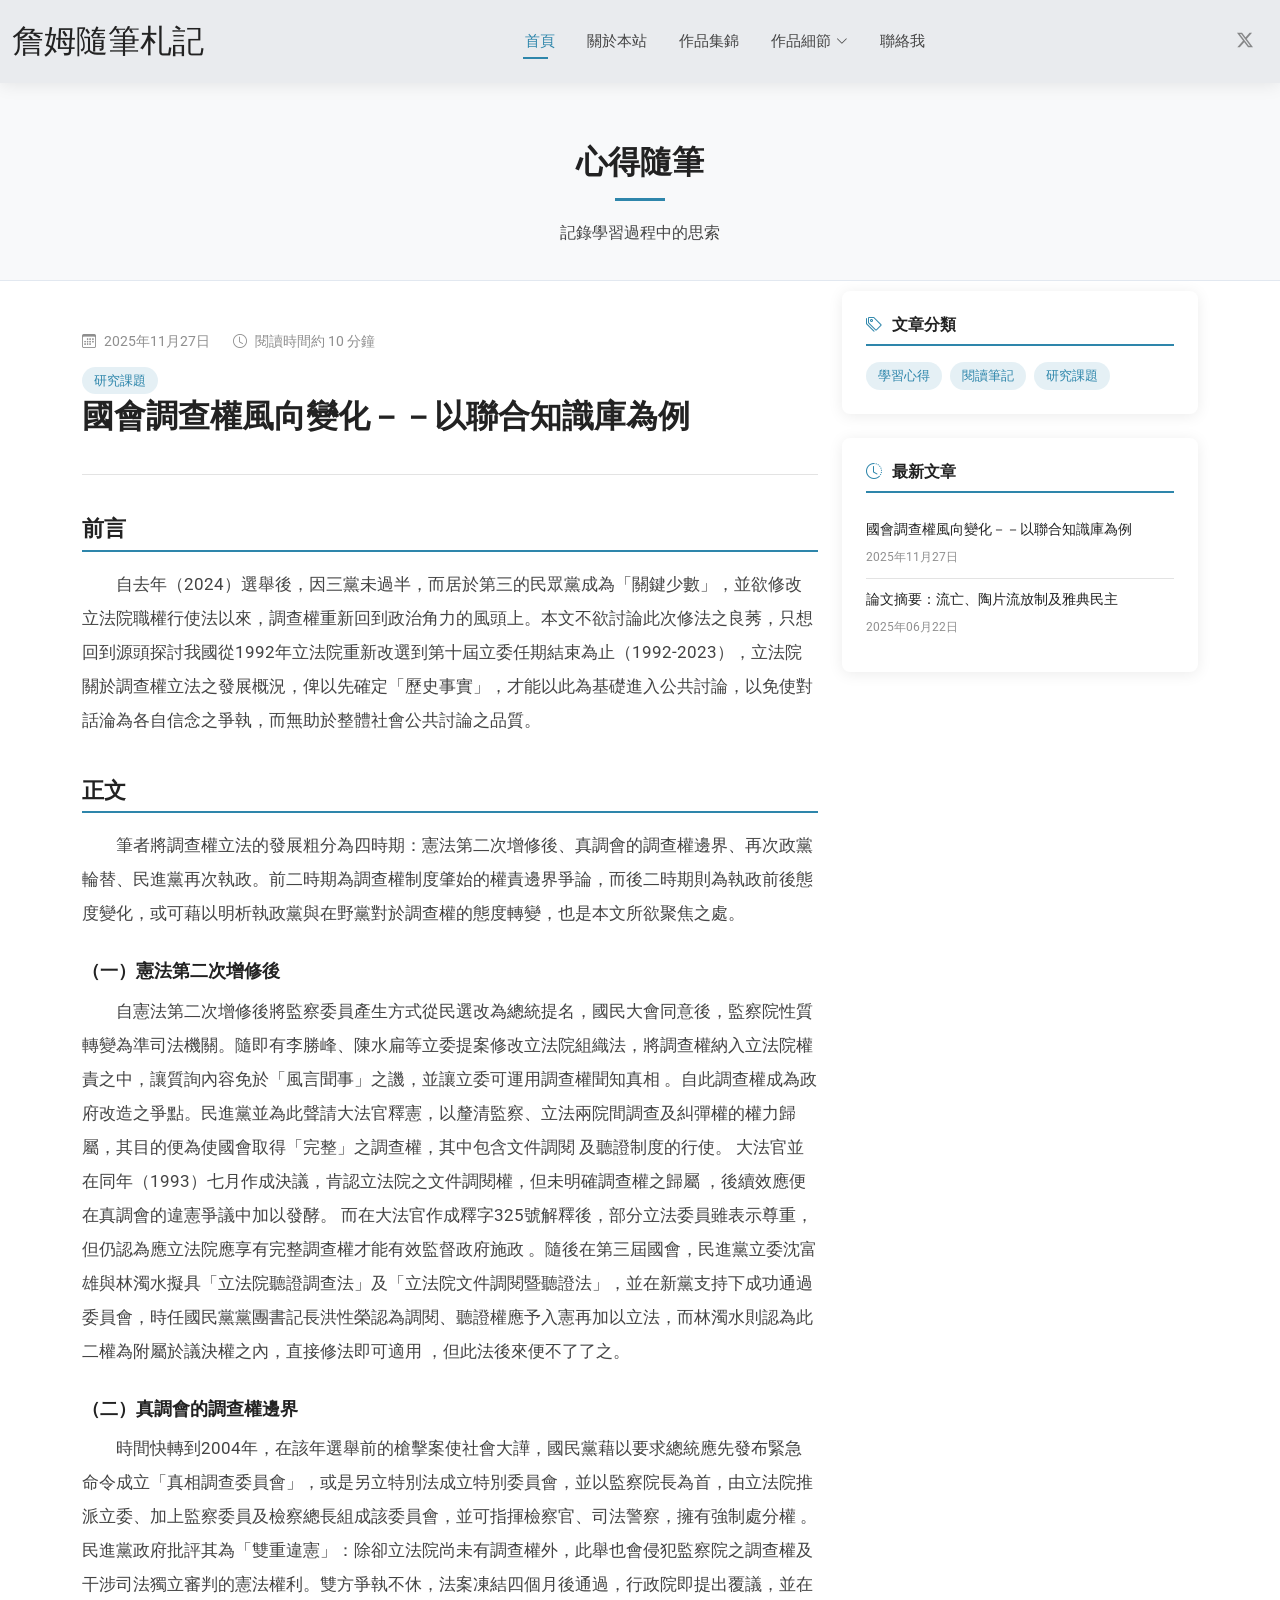
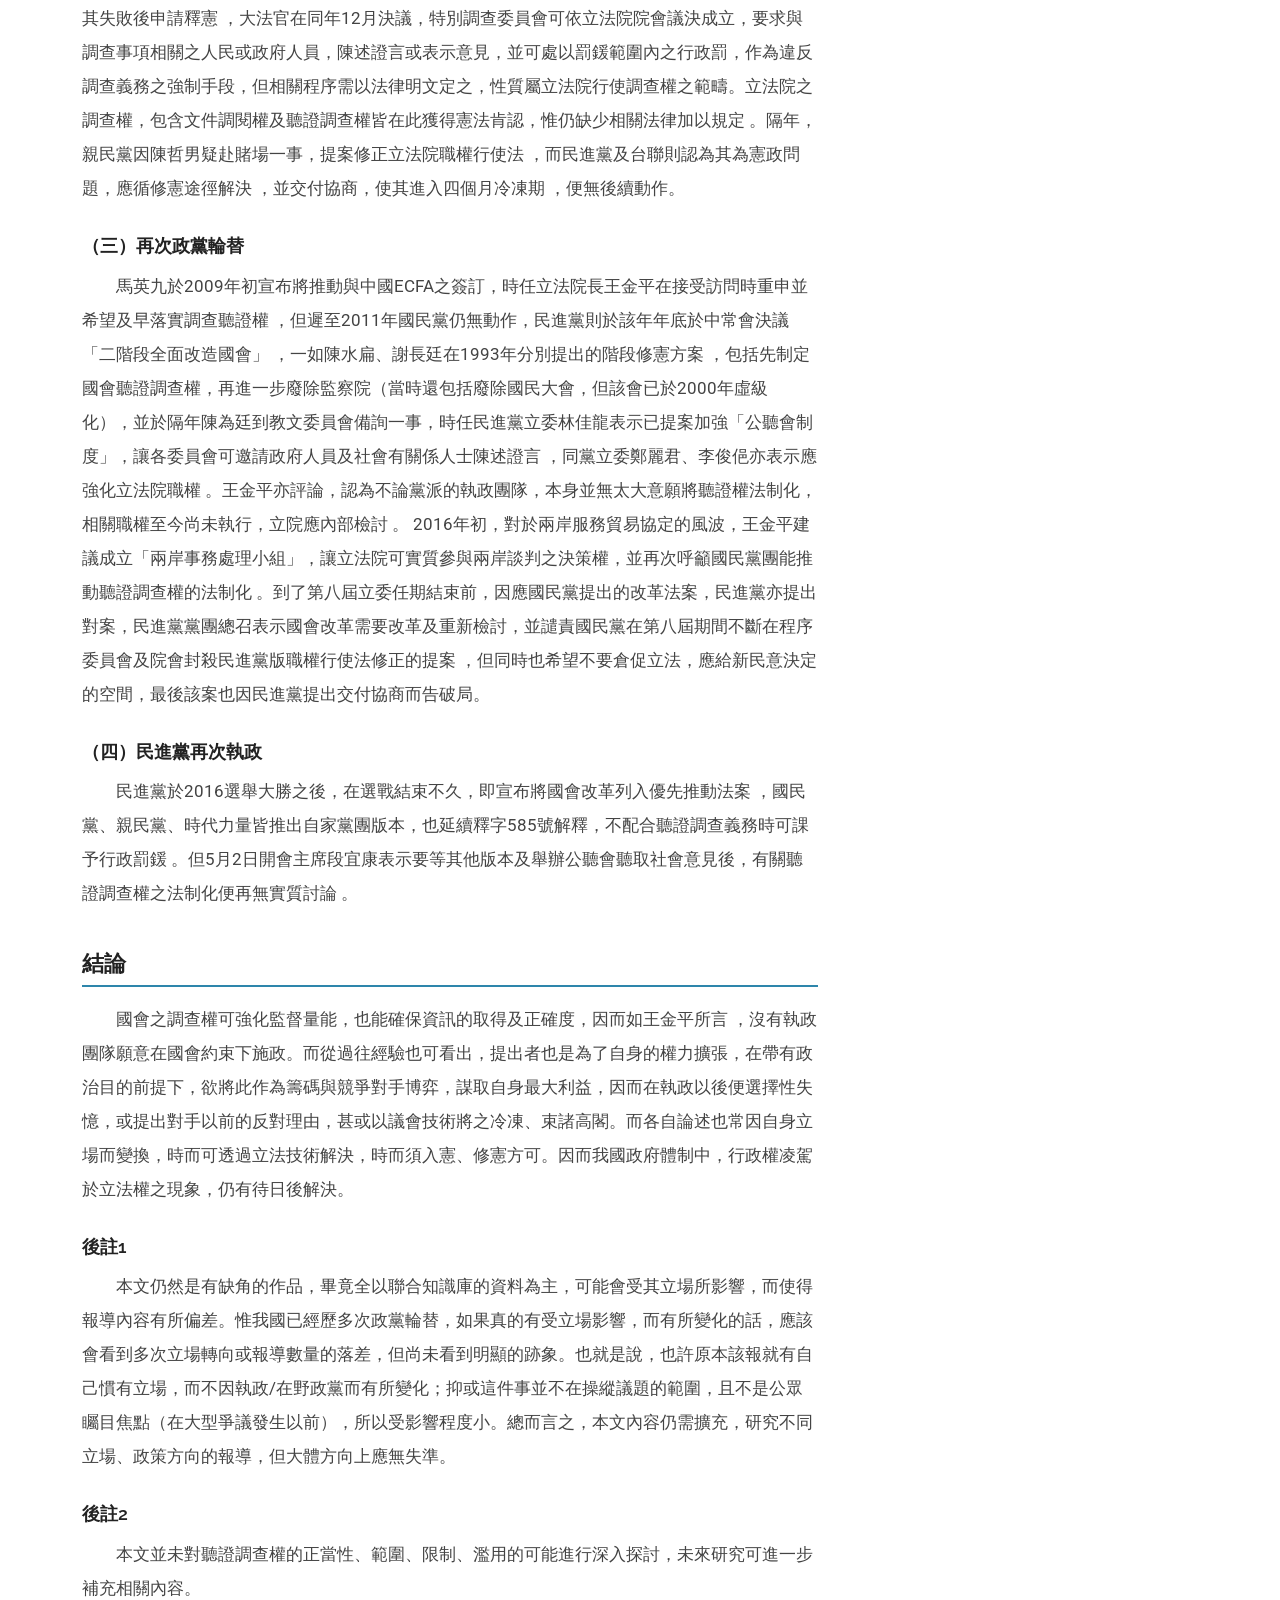
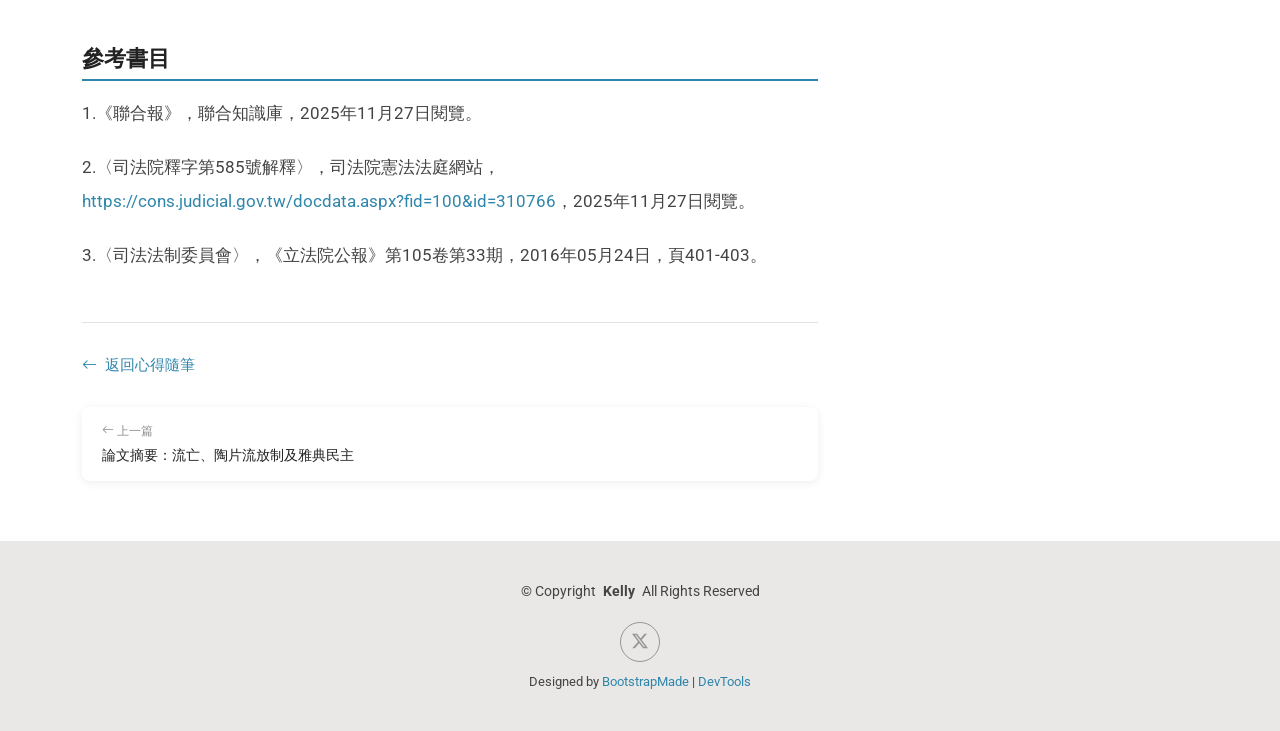
<file: notes-post-3.html>
<!DOCTYPE html>
<html lang="zh-Hant">

<head>
  <meta charset="utf-8">
  <meta content="width=device-width, initial-scale=1.0" name="viewport">
  <title>文章標題 - 詹姆的學習札記</title>
  <meta name="description" content="">
  <meta name="keywords" content="">

  <!-- Favicons -->
  <link href="assets/img/favicon.png" rel="icon">
  <link href="assets/img/apple-touch-icon.png" rel="apple-touch-icon">

  <!-- Fonts -->
  <link href="https://fonts.googleapis.com" rel="preconnect">
  <link href="https://fonts.gstatic.com" rel="preconnect" crossorigin>
  <link href="https://fonts.googleapis.com/css2?family=Roboto:ital,wght@0,100;0,300;0,400;0,500;0,700;0,900;1,100;1,300;1,400;1,500;1,700;1,900&family=Poppins:ital,wght@0,100;0,200;0,300;0,400;0,500;0,600;0,700;0,800;0,900;1,100;1,200;1,300;1,400;1,500;1,600;1,700;1,800;1,900&family=Raleway:ital,wght@0,100;0,200;0,300;0,400;0,500;0,600;0,700;0,800;0,900;1,100;1,200;1,300;1,400;1,500;1,600;1,700;1,800;1,900&display=swap" rel="stylesheet">

  <!-- Vendor CSS Files -->
  <link href="assets/vendor/bootstrap/css/bootstrap.min.css" rel="stylesheet">
  <link href="assets/vendor/bootstrap-icons/bootstrap-icons.css" rel="stylesheet">
  <link href="assets/vendor/aos/aos.css" rel="stylesheet">
  <link href="assets/vendor/swiper/swiper-bundle.min.css" rel="stylesheet">
  <link href="assets/vendor/glightbox/css/glightbox.min.css" rel="stylesheet">

  <!-- Main CSS File -->
  <link href="assets/css/main.css" rel="stylesheet">

</head>

<body class="notes-post-page">

  <header id="header" class="header d-flex align-items-center light-background sticky-top">
    <div class="container-fluid position-relative d-flex align-items-center justify-content-between">

      <a href="index.html" class="logo d-flex align-items-center me-auto me-xl-0">
        <h1 class="sitename">詹姆隨筆札記</h1>
      </a>

      <nav id="navmenu" class="navmenu">
        <ul>
          <li><a href="index.html" class="active">首頁</a></li>
          <li><a href="about.html">關於本站</a></li>
          <!--<li><a href="resume.html">個人簡歷</a></li>
          <li><a href="services.html">服務</a></li>-->
          <li><a href="portfolio.html">作品集錦</a></li>
          <li class="dropdown"><a href="notes.html"><span>作品細節</span> <i class="bi bi-chevron-down toggle-dropdown"></i></a>
            <ul>
              <li><a href="notes.html">心得隨筆</a></li>
              <!--<li><a href="research.html">研究課題</a><li>
              <li class="dropdown"><a href="#"><span>Deep Dropdown</span> <i class="bi bi-chevron-down toggle-dropdown"></i></a>
                <ul>
                  <li><a href="#">Deep Dropdown 1</a></li>
                  <li><a href="#">Deep Dropdown 2</a></li>
                  <li><a href="#">Deep Dropdown 3</a></li>
                  <li><a href="#">Deep Dropdown 4</a></li>
                  <li><a href="#">Deep Dropdown 5</a></li>
                </ul>
              </li>-->
              <!--<li><a href="#">Dropdown 3</a></li>
              <li><a href="#">Dropdown 4</a></li>-->
            </ul>
          </li>
          <li><a href="contact.html">聯絡我</a></li>
        </ul>
        <i class="mobile-nav-toggle d-xl-none bi bi-list"></i>
      </nav>

      <div class="header-social-links">
        <a href="https://x.com/Jam445585889727" class="twitter" target="_blank"><i class="bi bi-twitter-x"></i></a>
      </div>

    </div>
  </header>

  <main class="main">

    <!-- Page Title -->
    <div class="section title-bg">
      <div class="container section-title" style="padding-bottom: 10px;">
        <h2>心得隨筆</h2>
        <p>記錄學習過程中的思索</p>
      </div>
    </div><!-- End Page Title -->

    <!-- Notes Section -->
    <section id="notes" class="section" style="padding-top: 10px;">
      <div class="container" data-aos="fade-up">
        <div class="row">
          <div class="col-lg-8">

            <!-- ======== 文章標頭：修改標題、日期、標籤 ======== -->
            <div class="post-header">
              <div class="post-meta">
                <span><i class="bi bi-calendar3"></i> 2025年11月27日</span>
                <span><i class="bi bi-clock"></i> 閱讀時間約 10 分鐘</span>
              </div>
                <a href="notes.html#research" class="sidebar-tag">研究課題</a>
              <h1>國會調查權風向變化－－以聯合知識庫為例</h1>
            </div>
            <!-- ======== 文章標頭結束 ======== -->

            <!-- ======== 文章內容：在這裡撰寫文章 ======== -->
            <div class="post-content">
              <h2>前言</h2>
              <p>　　自去年（2024）選舉後，因三黨未過半，而居於第三的民眾黨成為「關鍵少數」，並欲修改立法院職權行使法以來，調查權重新回到政治角力的風頭上。本文不欲討論此次修法之良莠，只想回到源頭探討我國從1992年立法院重新改選到第十屆立委任期結束為止（1992-2023），立法院關於調查權立法之發展概況，俾以先確定「歷史事實」，才能以此為基礎進入公共討論，以免使對話淪為各自信念之爭執，而無助於整體社會公共討論之品質。</p>
              <h2>正文</h2>
              <p>　　筆者將調查權立法的發展粗分為四時期：憲法第二次增修後、真調會的調查權邊界、再次政黨輪替、民進黨再次執政。前二時期為調查權制度肇始的權責邊界爭論，而後二時期則為執政前後態度變化，或可藉以明析執政黨與在野黨對於調查權的態度轉變，也是本文所欲聚焦之處。</p>
              <h3>（一）憲法第二次增修後</h3>
              <p>　　自憲法第二次增修後將監察委員產生方式從民選改為總統提名，國民大會同意後，監察院性質轉變為準司法機關。隨即有李勝峰、陳水扁等立委提案修改立法院組織法，將調查權納入立法院權責之中，讓質詢內容免於「風言聞事」之譏，並讓立委可運用調查權聞知真相 。自此調查權成為政府改造之爭點。民進黨並為此聲請大法官釋憲，以釐清監察、立法兩院間調查及糾彈權的權力歸屬，其目的便為使國會取得「完整」之調查權，其中包含文件調閱 及聽證制度的行使。 大法官並在同年（1993）七月作成決議，肯認立法院之文件調閱權，但未明確調查權之歸屬 ，後續效應便在真調會的違憲爭議中加以發酵。 而在大法官作成釋字325號解釋後，部分立法委員雖表示尊重，但仍認為應立法院應享有完整調查權才能有效監督政府施政 。隨後在第三屆國會，民進黨立委沈富雄與林濁水擬具「立法院聽證調查法」及「立法院文件調閱暨聽證法」，並在新黨支持下成功通過委員會，時任國民黨黨團書記長洪性榮認為調閱、聽證權應予入憲再加以立法，而林濁水則認為此二權為附屬於議決權之內，直接修法即可適用 ，但此法後來便不了了之。</p>
              <h3>（二）真調會的調查權邊界 </h3>
              <p>　　時間快轉到2004年，在該年選舉前的槍擊案使社會大譁，國民黨藉以要求總統應先發布緊急命令成立「真相調查委員會」，或是另立特別法成立特別委員會，並以監察院長為首，由立法院推派立委、加上監察委員及檢察總長組成該委員會，並可指揮檢察官、司法警察，擁有強制處分權 。民進黨政府批評其為「雙重違憲」：除卻立法院尚未有調查權外，此舉也會侵犯監察院之調查權及干涉司法獨立審判的憲法權利。雙方爭執不休，法案凍結四個月後通過，行政院即提出覆議，並在其失敗後申請釋憲 ，大法官在同年12月決議，特別調查委員會可依立法院院會議決成立，要求與調查事項相關之人民或政府人員，陳述證言或表示意見，並可處以罰鍰範圍內之行政罰，作為違反調查義務之強制手段，但相關程序需以法律明文定之，性質屬立法院行使調查權之範疇。立法院之調查權，包含文件調閱權及聽證調查權皆在此獲得憲法肯認，惟仍缺少相關法律加以規定 。隔年，親民黨因陳哲男疑赴賭場一事，提案修正立法院職權行使法 ，而民進黨及台聯則認為其為憲政問題，應循修憲途徑解決 ，並交付協商，使其進入四個月冷凍期 ，便無後續動作。</p>
              <h3>（三）再次政黨輪替</h3>
              <p>　　馬英九於2009年初宣布將推動與中國ECFA之簽訂，時任立法院長王金平在接受訪問時重申並希望及早落實調查聽證權 ，但遲至2011年國民黨仍無動作，民進黨則於該年年底於中常會決議「二階段全面改造國會」 ，一如陳水扁、謝長廷在1993年分別提出的階段修憲方案 ，包括先制定國會聽證調查權，再進一步廢除監察院（當時還包括廢除國民大會，但該會已於2000年虛級化），並於隔年陳為廷到教文委員會備詢一事，時任民進黨立委林佳龍表示已提案加強「公聽會制度」，讓各委員會可邀請政府人員及社會有關係人士陳述證言 ，同黨立委鄭麗君、李俊俋亦表示應強化立法院職權 。王金平亦評論，認為不論黨派的執政團隊，本身並無太大意願將聽證權法制化，相關職權至今尚未執行，立院應內部檢討 。 2016年初，對於兩岸服務貿易協定的風波，王金平建議成立「兩岸事務處理小組」，讓立法院可實質參與兩岸談判之決策權，並再次呼籲國民黨團能推動聽證調查權的法制化 。到了第八屆立委任期結束前，因應國民黨提出的改革法案，民進黨亦提出對案，民進黨黨團總召表示國會改革需要改革及重新檢討，並譴責國民黨在第八屆期間不斷在程序委員會及院會封殺民進黨版職權行使法修正的提案 ，但同時也希望不要倉促立法，應給新民意決定的空間，最後該案也因民進黨提出交付協商而告破局。</p>
              <h3>（四）民進黨再次執政</h3>
              <p>　　民進黨於2016選舉大勝之後，在選戰結束不久，即宣布將國會改革列入優先推動法案 ，國民黨、親民黨、時代力量皆推出自家黨團版本，也延續釋字585號解釋，不配合聽證調查義務時可課予行政罰鍰 。但5月2日開會主席段宜康表示要等其他版本及舉辦公聽會聽取社會意見後，有關聽證調查權之法制化便再無實質討論 。</p>
              <h2>結論</h2>
              <p>　　國會之調查權可強化監督量能，也能確保資訊的取得及正確度，因而如王金平所言 ，沒有執政團隊願意在國會約束下施政。而從過往經驗也可看出，提出者也是為了自身的權力擴張，在帶有政治目的前提下，欲將此作為籌碼與競爭對手博弈，謀取自身最大利益，因而在執政以後便選擇性失憶，或提出對手以前的反對理由，甚或以議會技術將之冷凍、束諸高閣。而各自論述也常因自身立場而變換，時而可透過立法技術解決，時而須入憲、修憲方可。因而我國政府體制中，行政權凌駕於立法權之現象，仍有待日後解決。</p>
              <h3>後註1</h3>
              <p>　　本文仍然是有缺角的作品，畢竟全以聯合知識庫的資料為主，可能會受其立場所影響，而使得報導內容有所偏差。惟我國已經歷多次政黨輪替，如果真的有受立場影響，而有所變化的話，應該會看到多次立場轉向或報導數量的落差，但尚未看到明顯的跡象。也就是說，也許原本該報就有自己慣有立場，而不因執政/在野政黨而有所變化；抑或這件事並不在操縱議題的範圍，且不是公眾矚目焦點（在大型爭議發生以前），所以受影響程度小。總而言之，本文內容仍需擴充，研究不同立場、政策方向的報導，但大體方向上應無失準。</p>
              <h3>後註2</h3>
              <p>　　本文並未對聽證調查權的正當性、範圍、限制、濫用的可能進行深入探討，未來研究可進一步補充相關內容。</p>
              <h2>參考書目</h2>
              <p>1.《聯合報》，聯合知識庫，2025年11月27日閱覽。</p>
              <p>2.〈司法院釋字第585號解釋〉，司法院憲法法庭網站，<a href="https://cons.judicial.gov.tw/docdata.aspx?fid=100&id=310766"target="_blank">https://cons.judicial.gov.tw/docdata.aspx?fid=100&id=310766</a>，2025年11月27日閱覽。</p>
              <p>3.〈司法法制委員會〉，《立法院公報》第105卷第33期，2016年05月24日，頁401-403。</p>
              <p>
              <!--<h2>這是小標題（h2）</h2>

              <p>這是一個段落的內容。Lorem ipsum dolor sit amet, consectetur adipiscing elit. 可以在這裡放入你的心得與想法。</p>

              <p>第二段內容繼續寫在這裡，可以有多個段落。</p>

              <h3>更小的標題（h3）</h3>

              <p>這是 h3 標題下的內容段落。</p>

              <ul>
                <li>清單項目一</li>
                <li>清單項目二</li>
                <li>清單項目三</li>
              </ul>

              <blockquote>
                這裡可以放引言或重點摘要，會有特別的樣式呈現。
              </blockquote>

              <p>文章繼續...</p>

               如果需要插入圖片：
              <img src="assets/img/你的圖片.jpg" alt="圖片說明">
              -->

              <!-- 如果需要插入程式碼：
              <pre><code>// 程式碼寫在這裡
              console.log("Hello World");</code></pre>
              -->

            </div>
            <!-- ======== 文章內容結束 ======== -->

            <!-- 上下篇導航 -->
            <div class="post-footer">
              <a href="notes.html" class="back-btn">
              <i class="bi bi-arrow-left"></i> 返回心得隨筆
              </a>
              <div class="post-nav">
                <!-- 如果有上一篇，修改 href 和標題；沒有則刪除這個 a 標籤 -->
                <a href="notes-post-2.html" class="prev-post">
                  <span class="nav-label"><i class="bi bi-arrow-left"></i> 上一篇</span>
                  論文摘要：流亡、陶片流放制及雅典民主
                </a>
                <!-- 如果有下一篇，修改 href 和標題；沒有則刪除這個 a 標籤 
                <a href="notes-post-4.html" class="next-post">
                  <span class="nav-label">下一篇 <i class="bi bi-arrow-right"></i></span>
                  下一篇文章標題
                </a>-->
              </div>
            </div>

          </div>

          <div class="col-lg-4">
 
            <!-- 分類標籤 -->
            <div class="sidebar-widget">
              <h4 class="sidebar-title">
                <i class="bi bi-tags"></i> 文章分類
              </h4>
              <div class="sidebar-tags">
                <!-- 新增標籤時複製一行，修改文字即可 -->
                <a href="notes.html#learning" class="sidebar-tag">學習心得</a>
                <a href="notes.html#reading" class="sidebar-tag">閱讀筆記</a>
                <a href="notes.html#research" class="sidebar-tag">研究課題</a>
                <!--<a href="#" class="sidebar-tag">閱讀筆記</a>-->
              </div>
            </div>
 
            <!-- 最新文章 -->
            <div class="sidebar-widget">
              <h4 class="sidebar-title">
                <i class="bi bi-clock-history"></i> 最新文章
              </h4>
              <ul class="sidebar-recent">
                <!-- 新增文章時複製一個 li，修改連結和標題 -->
                <li>
                  <a href="notes-post-3.html">國會調查權風向變化－－以聯合知識庫為例</a>
                  <span>2025年11月27日</span>
                </li>
                <li>
                  <a href="notes-post-2.html">論文摘要：流亡、陶片流放制及雅典民主</a>
                  <span>2025年06月22日</span>
                </li>
              </ul>
            </div>
          </div>
        </div>
      </div>
    </section>

  </main>

  <footer id="footer" class="footer light-background">
    <div class="container">
      <div class="copyright text-center">
        <p>© <span>Copyright</span> <strong class="px-1 sitename">Kelly</strong> <span>All Rights Reserved</span></p>
      </div>
      <div class="social-links d-flex justify-content-center">
        <a href="https://x.com/Jam445585889727" target="_blank"><i class="bi bi-twitter-x"></i></a>
      </div>
      <div class="credits">
        Designed by <a href="https://bootstrapmade.com/">BootstrapMade</a> | <a href="https://bootstrapmade.com/tools/">DevTools</a>
      </div>
    </div>
  </footer>

  <!-- Scroll Top -->
  <a href="#" id="scroll-top" class="scroll-top d-flex align-items-center justify-content-center"><i class="bi bi-arrow-up-short"></i></a>

  <!-- Preloader -->
  <div id="preloader"></div>

  <!-- Vendor JS Files -->
  <script src="assets/vendor/bootstrap/js/bootstrap.bundle.min.js"></script>
  <script src="assets/vendor/php-email-form/validate.js"></script>
  <script src="assets/vendor/aos/aos.js"></script>
  <script src="assets/vendor/waypoints/noframework.waypoints.js"></script>
  <script src="assets/vendor/purecounter/purecounter_vanilla.js"></script>
  <script src="assets/vendor/swiper/swiper-bundle.min.js"></script>
  <script src="assets/vendor/glightbox/js/glightbox.min.js"></script>
  <script src="assets/vendor/imagesloaded/imagesloaded.pkgd.min.js"></script>
  <script src="assets/vendor/isotope-layout/isotope.pkgd.min.js"></script>
  <script src="assets/js/main.js"></script>

</body>
</html>
</file>
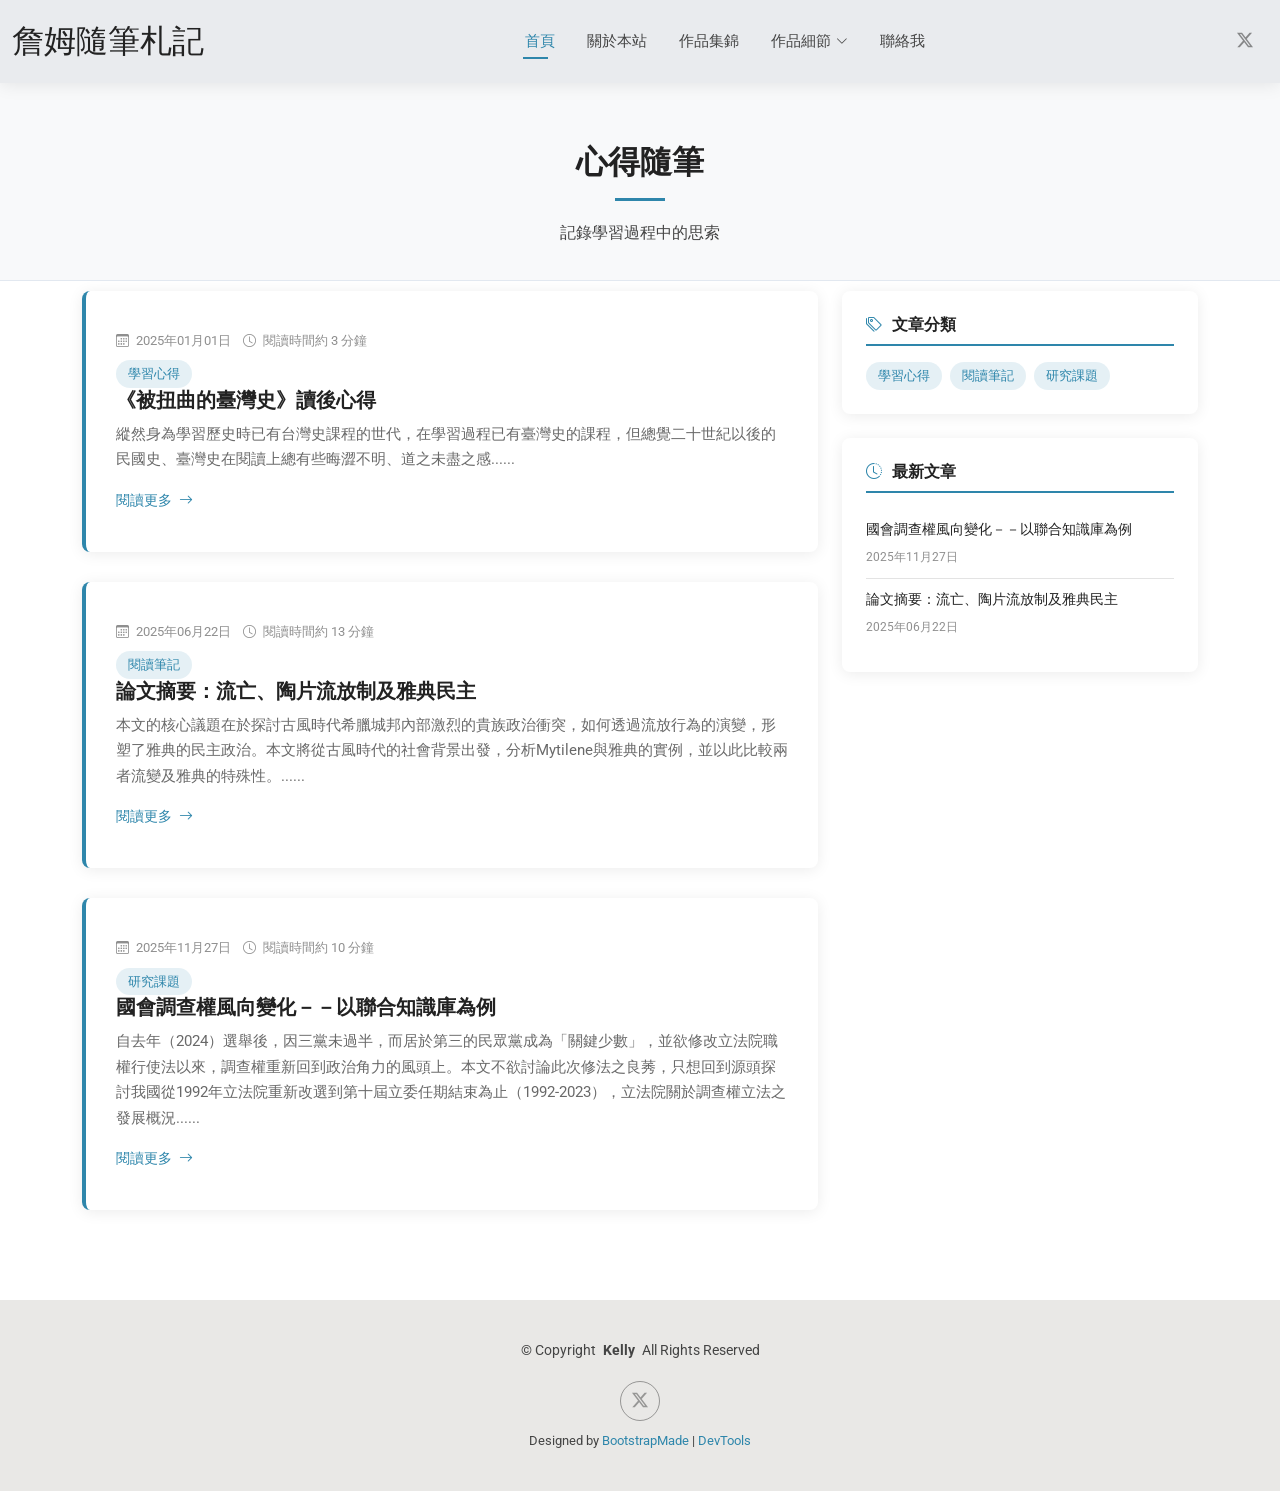
<file: notes.html>
<!DOCTYPE html>
<html lang="zh-Hant">

<head>
  <meta charset="utf-8">
  <meta content="width=device-width, initial-scale=1.0" name="viewport">
  <title>心得隨筆 - 詹姆的學習札記</title>
  <meta name="description" content="">
  <meta name="keywords" content="">

  <!-- Favicons -->
  <link href="assets/img/favicon.png" rel="icon">
  <link href="assets/img/apple-touch-icon.png" rel="apple-touch-icon">

  <!-- Fonts -->
  <link href="https://fonts.googleapis.com" rel="preconnect">
  <link href="https://fonts.gstatic.com" rel="preconnect" crossorigin>
  <link href="https://fonts.googleapis.com/css2?family=Roboto:ital,wght@0,100;0,300;0,400;0,500;0,700;0,900;1,100;1,300;1,400;1,500;1,700;1,900&family=Poppins:ital,wght@0,100;0,200;0,300;0,400;0,500;0,600;0,700;0,800;0,900;1,100;1,200;1,300;1,400;1,500;1,600;1,700;1,800;1,900&family=Raleway:ital,wght@0,100;0,200;0,300;0,400;0,500;0,600;0,700;0,800;0,900;1,100;1,200;1,300;1,400;1,500;1,600;1,700;1,800;1,900&display=swap" rel="stylesheet">

  <!-- Vendor CSS Files -->
  <link href="assets/vendor/bootstrap/css/bootstrap.min.css" rel="stylesheet">
  <link href="assets/vendor/bootstrap-icons/bootstrap-icons.css" rel="stylesheet">
  <link href="assets/vendor/aos/aos.css" rel="stylesheet">
  <link href="assets/vendor/swiper/swiper-bundle.min.css" rel="stylesheet">
  <link href="assets/vendor/glightbox/css/glightbox.min.css" rel="stylesheet">

  <!-- Main CSS File -->
  <link href="assets/css/main.css" rel="stylesheet">

  
</head>

<body class="notes-page">

  <header id="header" class="header d-flex align-items-center light-background sticky-top">
    <div class="container-fluid position-relative d-flex align-items-center justify-content-between">

      <a href="index.html" class="logo d-flex align-items-center me-auto me-xl-0">
        <h1 class="sitename">詹姆隨筆札記</h1>
      </a>

      <nav id="navmenu" class="navmenu">
        <ul>
          <li><a href="index.html" class="active">首頁</a></li>
          <li><a href="about.html">關於本站</a></li>
          <!--<li><a href="resume.html">個人簡歷</a></li>
          <li><a href="services.html">服務</a></li>-->
          <li><a href="portfolio.html">作品集錦</a></li>
          <li class="dropdown"><a href="notes.html"><span>作品細節</span> <i class="bi bi-chevron-down toggle-dropdown"></i></a>
            <ul>
              <li><a href="notes.html">心得隨筆</a></li>
              <!--<li><a href="research.html">研究課題</a></li>
              <li class="dropdown"><a href="#"><span>Deep Dropdown</span> <i class="bi bi-chevron-down toggle-dropdown"></i></a>
                <ul>
                  <li><a href="#">Deep Dropdown 1</a></li>
                  <li><a href="#">Deep Dropdown 2</a></li>
                  <li><a href="#">Deep Dropdown 3</a></li>
                  <li><a href="#">Deep Dropdown 4</a></li>
                  <li><a href="#">Deep Dropdown 5</a></li>
                </ul>
              </li>-->
              <!--<li><a href="#">Dropdown 3</a></li>
              <li><a href="#">Dropdown 4</a></li>-->
            </ul>
          </li>
          <li><a href="contact.html">聯絡我</a></li>
        </ul>
        <i class="mobile-nav-toggle d-xl-none bi bi-list"></i>
      </nav>

      <div class="header-social-links">
        <a href="https://x.com/Jam445585889727" class="twitter" target="_blank"><i class="bi bi-twitter-x"></i></a>
      </div>

    </div>
  </header>

  <main class="main">

    <!-- Page Title -->
    <div class="section title-bg">
      <div class="container section-title" style="padding-bottom: 10px;">
        <h2>心得隨筆</h2>
        <p>記錄學習過程中的思索</p>
      </div>
    </div><!-- End Page Title -->

    <!-- Notes Section -->
    <section id="notes" class="section" style="padding-top: 10px;">
      <div class="container" data-aos="fade-up">
        <div class="row">
          <div class="col-lg-8">

        <!-- ======================================================
          新增文章時，複製下方整個 .notes-card 區塊，
          修改：標題、日期、標籤、摘要、以及 href 連結到對應的文章頁面
        ======================================================= -->

            <!-- 文章卡片 1 -->
            <div id="learning" class="notes-card" data-aos="fade-up" data-aos-delay="100">
              <div class="post-meta">
                <i class="bi bi-calendar3"></i> 2025年01月01日
                &nbsp;&nbsp;
                <i class="bi bi-clock"></i> 閱讀時間約 3 分鐘
              </div>
                <a href="notes.html#learning" class="sidebar-tag">學習心得</a>
              <h3><a href="notes-post-1.html">《被扭曲的臺灣史》讀後心得</a></h3>
              <p>縱然身為學習歷史時已有台灣史課程的世代，在學習過程已有臺灣史的課程，但總覺二十世紀以後的民國史、臺灣史在閱讀上總有些晦澀不明、道之未盡之感......</p>
              <a href="notes-post-1.html" class="read-more">閱讀更多 <i class="bi bi-arrow-right"></i></a>
            </div>

            <!-- 文章卡片 2 -->
            <div id="reading" class="notes-card" data-aos="fade-up" data-aos-delay="150">
              <div class="post-meta">
                <i class="bi bi-calendar3"></i> 2025年06月22日
                &nbsp;&nbsp;
                <i class="bi bi-clock"></i> 閱讀時間約 13 分鐘
              </div>
                <a href="notes.html#reading" class="sidebar-tag">閱讀筆記</a>
              <h3><a href="notes-post-2.html">論文摘要：流亡、陶片流放制及雅典民主</a></h3>
              <p>本文的核心議題在於探討古風時代希臘城邦內部激烈的貴族政治衝突，如何透過流放行為的演變，形塑了雅典的民主政治。本文將從古風時代的社會背景出發，分析Mytilene與雅典的實例，並以此比較兩者流變及雅典的特殊性。......</p>
              <a href="notes-post-2.html" class="read-more">閱讀更多 <i class="bi bi-arrow-right"></i></a>
            </div>

            <div id="research" class="notes-card" data-aos="fade-up">
              <div class="post-meta">
                <i class="bi bi-calendar3"></i> 2025年11月27日
                &nbsp;&nbsp;
                <i class="bi bi-clock"></i> 閱讀時間約 10 分鐘
              </div>
                <a href="notes.html#research" class="sidebar-tag">研究課題</a>
              <h3><a href="notes-post-3.html">國會調查權風向變化－－以聯合知識庫為例</a></h3>
              <p>自去年（2024）選舉後，因三黨未過半，而居於第三的民眾黨成為「關鍵少數」，並欲修改立法院職權行使法以來，調查權重新回到政治角力的風頭上。本文不欲討論此次修法之良莠，只想回到源頭探討我國從1992年立法院重新改選到第十屆立委任期結束為止（1992-2023），立法院關於調查權立法之發展概況......</p>
              <a href="notes-post-3.html" class="read-more">閱讀更多 <i class="bi bi-arrow-right"></i></a>
            </div>
            <!-- ＝＝＝ 新增文章：從這裡複製一個卡片往上貼 ＝＝＝
            <div class="notes-card" data-aos="fade-up">
              <div class="post-meta">
                <i class="bi bi-calendar3"></i> 年月日
              </div>
              <span class="post-tag">標籤</span>
              <h3><a href="notes-post-X.html">文章標題</a></h3>
              <p>文章摘要</p>
              <a href="notes-post-X.html" class="read-more">閱讀更多 <i class="bi bi-arrow-right"></i></a>
            </div>
            -->
            
          </div><!-- end col-lg-8 -->
 
          <!-- 右欄：側邊欄 -->
          <div class="col-lg-4">
 
            <!-- 分類標籤 -->
            <div class="sidebar-widget">
              <h4 class="sidebar-title">
                <i class="bi bi-tags"></i> 文章分類
              </h4>
              <div class="sidebar-tags">
                <!-- 新增標籤時複製一行，修改文字即可 -->
                <a href="#learning" class="sidebar-tag">學習心得</a>
                <a href="#reading" class="sidebar-tag">閱讀筆記</a>
                <a href="#research" class="sidebar-tag">研究課題</a>
                <!--<a href="#" class="sidebar-tag">閱讀筆記</a>-->
              </div>
            </div>
 
            <!-- 最新文章 -->
            <div class="sidebar-widget">
              <h4 class="sidebar-title">
                <i class="bi bi-clock-history"></i> 最新文章
              </h4>
              <ul class="sidebar-recent">
                <!-- 新增文章時複製一個 li，修改連結和標題 -->
                <li>
                  <a href="notes-post-3.html">國會調查權風向變化－－以聯合知識庫為例</a>
                  <span>2025年11月27日</span>
                </li>
                <li>
                  <a href="notes-post-2.html">論文摘要：流亡、陶片流放制及雅典民主</a>
                  <span>2025年06月22日</span>
                </li>
              </ul>
            </div>
 
            <!-- 關於作者（隱藏備用，需要時移除註解）
            <div class="sidebar-widget">
              <h4 class="sidebar-title">
                <i class="bi bi-person"></i> 關於作者
              </h4>
              <div class="sidebar-author">
                <img src="assets/img/profile-img.jpg" alt="作者頭像">
                <p>這裡放一段簡短的自我介紹。</p>
                <a href="about.html">了解更多</a>
              </div>
            </div>-->
          </div><!-- end col-lg-4 -->
        </div><!-- end row -->
      </div>
    </section>

  </main>

  <footer id="footer" class="footer light-background">
    <div class="container">
      <div class="copyright text-center">
        <p>© <span>Copyright</span> <strong class="px-1 sitename">Kelly</strong> <span>All Rights Reserved</span></p>
      </div>
      <div class="social-links d-flex justify-content-center">
        <a href="#" target="_blank"><i class="bi bi-twitter-x"></i></a>
      </div>
      <div class="credits">
        Designed by <a href="https://bootstrapmade.com/">BootstrapMade</a> | <a href="https://bootstrapmade.com/tools/">DevTools</a>
      </div>
    </div>
  </footer>

  <!-- Scroll Top -->
  <a href="#" id="scroll-top" class="scroll-top d-flex align-items-center justify-content-center"><i class="bi bi-arrow-up-short"></i></a>

  <!-- Preloader -->
  <div id="preloader"></div>

  <!-- Vendor JS Files -->
  <script src="assets/vendor/bootstrap/js/bootstrap.bundle.min.js"></script>
  <script src="assets/vendor/php-email-form/validate.js"></script>
  <script src="assets/vendor/aos/aos.js"></script>
  <script src="assets/vendor/waypoints/noframework.waypoints.js"></script>
  <script src="assets/vendor/purecounter/purecounter_vanilla.js"></script>
  <script src="assets/vendor/swiper/swiper-bundle.min.js"></script>
  <script src="assets/vendor/glightbox/js/glightbox.min.js"></script>
  <script src="assets/vendor/imagesloaded/imagesloaded.pkgd.min.js"></script>
  <script src="assets/vendor/isotope-layout/isotope.pkgd.min.js"></script>
  <script src="assets/js/main.js"></script>

</body>
</html>
</file>
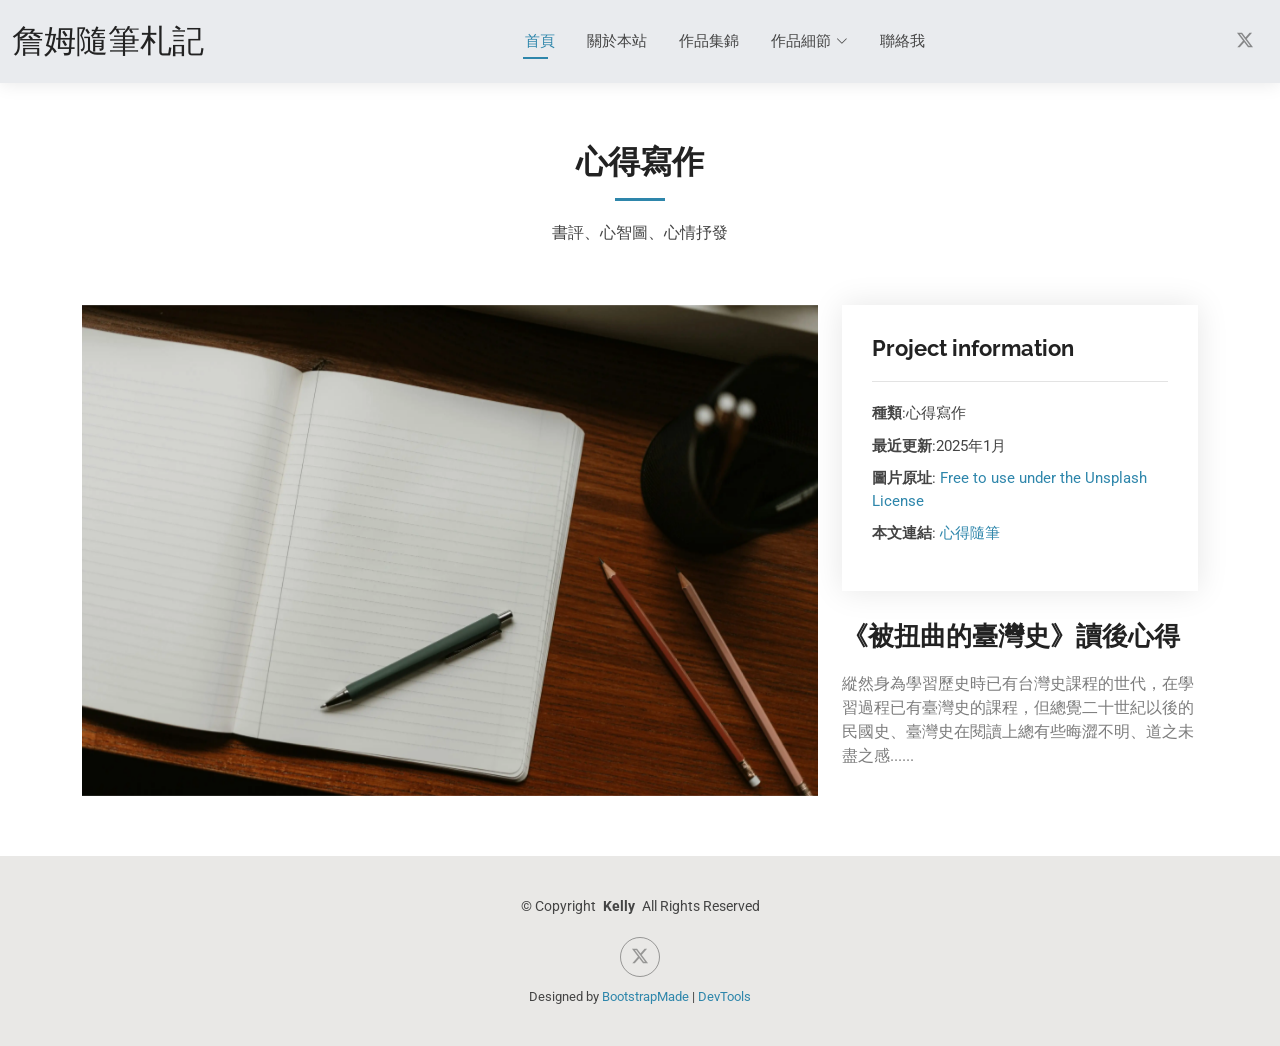
<file: portfolio-details-1.html>
<!DOCTYPE html>
<html lang="zh-Hant">

<head>
  <meta charset="utf-8">
  <meta content="width=device-width, initial-scale=1.0" name="viewport">
  <title>作品細節 - 詹姆隨筆札記</title>
  <meta name="description" content="">
  <meta name="keywords" content="">

  <!-- Favicons -->
  <link href="assets/img/favicon.png" rel="icon">
  <link href="assets/img/apple-touch-icon.png" rel="apple-touch-icon">

  <!-- Fonts -->
  <link href="https://fonts.googleapis.com" rel="preconnect">
  <link href="https://fonts.gstatic.com" rel="preconnect" crossorigin>
  <link href="https://fonts.googleapis.com/css2?family=Roboto:ital,wght@0,100;0,300;0,400;0,500;0,700;0,900;1,100;1,300;1,400;1,500;1,700;1,900&family=Poppins:ital,wght@0,100;0,200;0,300;0,400;0,500;0,600;0,700;0,800;0,900;1,100;1,200;1,300;1,400;1,500;1,600;1,700;1,800;1,900&family=Raleway:ital,wght@0,100;0,200;0,300;0,400;0,500;0,600;0,700;0,800;0,900;1,100;1,200;1,300;1,400;1,500;1,600;1,700;1,800;1,900&display=swap" rel="stylesheet">

  <!-- Vendor CSS Files -->
  <link href="assets/vendor/bootstrap/css/bootstrap.min.css" rel="stylesheet">
  <link href="assets/vendor/bootstrap-icons/bootstrap-icons.css" rel="stylesheet">
  <link href="assets/vendor/aos/aos.css" rel="stylesheet">
  <link href="assets/vendor/swiper/swiper-bundle.min.css" rel="stylesheet">
  <link href="assets/vendor/glightbox/css/glightbox.min.css" rel="stylesheet">

  <!-- Main CSS File -->
  <link href="assets/css/main.css" rel="stylesheet">

  <!-- =======================================================
  * Template Name: Kelly
  * Template URL: https://bootstrapmade.com/kelly-free-bootstrap-cv-resume-html-template/
  * Updated: Aug 07 2024 with Bootstrap v5.3.3
  * Author: BootstrapMade.com
  * License: https://bootstrapmade.com/license/
  ======================================================== -->
</head>

<body class="portfolio-details-page">

  <header id="header" class="header d-flex align-items-center light-background sticky-top">
    <div class="container-fluid position-relative d-flex align-items-center justify-content-between">

      <a href="index.html" class="logo d-flex align-items-center me-auto me-xl-0">
        <!-- Uncomment the line below if you also wish to use an image logo -->
        <!-- <img src="assets/img/logo.png" alt=""> -->
        <h1 class="sitename">詹姆隨筆札記</h1>
      </a>

      <nav id="navmenu" class="navmenu">
        <ul>
          <li><a href="index.html" class="active">首頁</a></li>
          <li><a href="about.html">關於本站</a></li>
          <!--<li><a href="resume.html">個人簡歷</a></li>
          <li><a href="services.html">服務</a></li>-->
          <li><a href="portfolio.html">作品集錦</a></li>
          <li class="dropdown"><a href="notes.html"><span>作品細節</span> <i class="bi bi-chevron-down toggle-dropdown"></i></a>
            <ul>
              <li><a href="notes.html">心得隨筆</a></li>
              <!--<li><a href="research.html">研究課題</a><li>
              <li class="dropdown"><a href="#"><span>Deep Dropdown</span> <i class="bi bi-chevron-down toggle-dropdown"></i></a>
                <ul>
                  <li><a href="#">Deep Dropdown 1</a></li>
                  <li><a href="#">Deep Dropdown 2</a></li>
                  <li><a href="#">Deep Dropdown 3</a></li>
                  <li><a href="#">Deep Dropdown 4</a></li>
                  <li><a href="#">Deep Dropdown 5</a></li>
                </ul>
              </li>-->
              <!--<li><a href="#">Dropdown 3</a></li>
              <li><a href="#">Dropdown 4</a></li>-->
            </ul>
          </li>
          <li><a href="contact.html">聯絡我</a></li>
        </ul>
        <i class="mobile-nav-toggle d-xl-none bi bi-list"></i>
      </nav>
      
      <div class="header-social-links">
        <a href="https://x.com/Jam445585889727" class="twitter" target="_blank"><i class="bi bi-twitter-x"></i></a>
        <!--<a href="#" class="facebook" target="_blank"><i class="bi bi-facebook"></i></a>
        <a href="#" class="instagram" target="_blank"><i class="bi bi-instagram"></i></a>
        <a href="#" class="linkedin" target="_blank"><i class="bi bi-linkedin"></i></a>-->
      </div>

    </div>
  </header>

  <main class="main">

    <!-- Portfolio Details Section -->
    <section id="portfolio-details" class="portfolio-details section">

      <!-- Section Title -->
      <div class="container section-title" data-aos="fade-up">
        <h2>心得寫作</h2>
        <p>書評、心智圖、心情抒發</p>
      </div><!-- End Section Title -->

      <div class="container" data-aos="fade-up" data-aos-delay="100">

        <div class="row gy-4">

          <div class="col-lg-8">
            <div class="portfolio-details-slider swiper init-swiper">

              <script type="application/json" class="swiper-config">
                {
                  "loop": true,
                  "speed": 600,
                  "autoplay": {
                    "delay": 5000
                  },
                  "slidesPerView": "auto",
                  "pagination": {
                    "el": ".swiper-pagination",
                    "type": "bullets",
                    "clickable": true
                  }
                }
              </script>

              <div class="swiper-wrapper align-items-center">

                <div class="swiper-slide">
                  <img src="assets/img/portfolio/app-1.webp" alt="">
                </div>

                <!--<div class="swiper-slide">
                  <img src="assets/img/portfolio/product-1.webp" alt="">
                </div>

                <div class="swiper-slide">
                  <img src="assets/img/portfolio/branding-1.webp" alt="">
                </div>

                <div class="swiper-slide">
                  <img src="assets/img/portfolio/books-1.webp" alt="">
                </div>-->

              </div>
              <div class="swiper-pagination"></div>
            </div>
          </div>

          <div class="col-lg-4">
            <div class="portfolio-info" data-aos="fade-up" data-aos-delay="200">
              <h3>Project information</h3>
              <ul>
                <li><strong>種類</strong>:心得寫作</li>
                <li><strong>最近更新</strong>:2025年1月</li>
                <li><strong>圖片原址</strong>: <a href="https://unsplash.com/photos/open-notebook-with-pen-and-pencils-on-desk-n9AaeihA9HI">Free to use under the Unsplash License</a></li>
                <li><strong>本文連結</strong>: <a href="notes.html#learning" target="_blank">心得隨筆</a></li>
              </ul>
            </div>
            <div class="portfolio-description" data-aos="fade-up" data-aos-delay="300">
              <h2>《被扭曲的臺灣史》讀後心得</h2>
              <p>縱然身為學習歷史時已有台灣史課程的世代，在學習過程已有臺灣史的課程，但總覺二十世紀以後的民國史、臺灣史在閱讀上總有些晦澀不明、道之未盡之感......</p>
            </div>
          </div>

        </div>

      </div>

    </section><!-- /Portfolio Details Section -->

  </main>

  <footer id="footer" class="footer light-background">

    <div class="container">
      <div class="copyright text-center ">
        <p>© <span>Copyright</span> <strong class="px-1 sitename">Kelly</strong> <span>All Rights Reserved<br></span></p>
      </div>
      <div class="social-links d-flex justify-content-center">
        <a href="https://x.com/Jam445585889727" class="twitter" target="_blank"><i class="bi bi-twitter-x"></i></a>
        <!--<a href="#" class="facebook" target="_blank"><i class="bi bi-facebook"></i></a>
        <a href="#" class="instagram" target="_blank"><i class="bi bi-instagram"></i></a>
        <a href="#" class="linkedin" target="_blank"><i class="bi bi-linkedin"></i></a>-->
      </div>
      <div class="credits">
        <!-- All the links in the footer should remain intact. -->
        <!-- You can delete the links only if you've purchased the pro version. -->
        <!-- Licensing information: https://bootstrapmade.com/license/ -->
        <!-- Purchase the pro version with working PHP/AJAX contact form: [buy-url] -->
        Designed by <a href="https://bootstrapmade.com/">BootstrapMade</a> | <a href="https://bootstrapmade.com/tools/">DevTools</a>
      </div>
    </div>

  </footer>

  <!-- Scroll Top -->
  <a href="#" id="scroll-top" class="scroll-top d-flex align-items-center justify-content-center"><i class="bi bi-arrow-up-short"></i></a>

  <!-- Preloader -->
  <div id="preloader"></div>

  <!-- Vendor JS Files -->
  <script src="assets/vendor/bootstrap/js/bootstrap.bundle.min.js"></script>
  <script src="assets/vendor/php-email-form/validate.js"></script>
  <script src="assets/vendor/aos/aos.js"></script>
  <script src="assets/vendor/waypoints/noframework.waypoints.js"></script>
  <script src="assets/vendor/purecounter/purecounter_vanilla.js"></script>
  <script src="assets/vendor/swiper/swiper-bundle.min.js"></script>
  <script src="assets/vendor/glightbox/js/glightbox.min.js"></script>
  <script src="assets/vendor/imagesloaded/imagesloaded.pkgd.min.js"></script>
  <script src="assets/vendor/isotope-layout/isotope.pkgd.min.js"></script>

  <!-- Main JS File -->
  <script src="assets/js/main.js"></script>

</body>

</html>
</file>
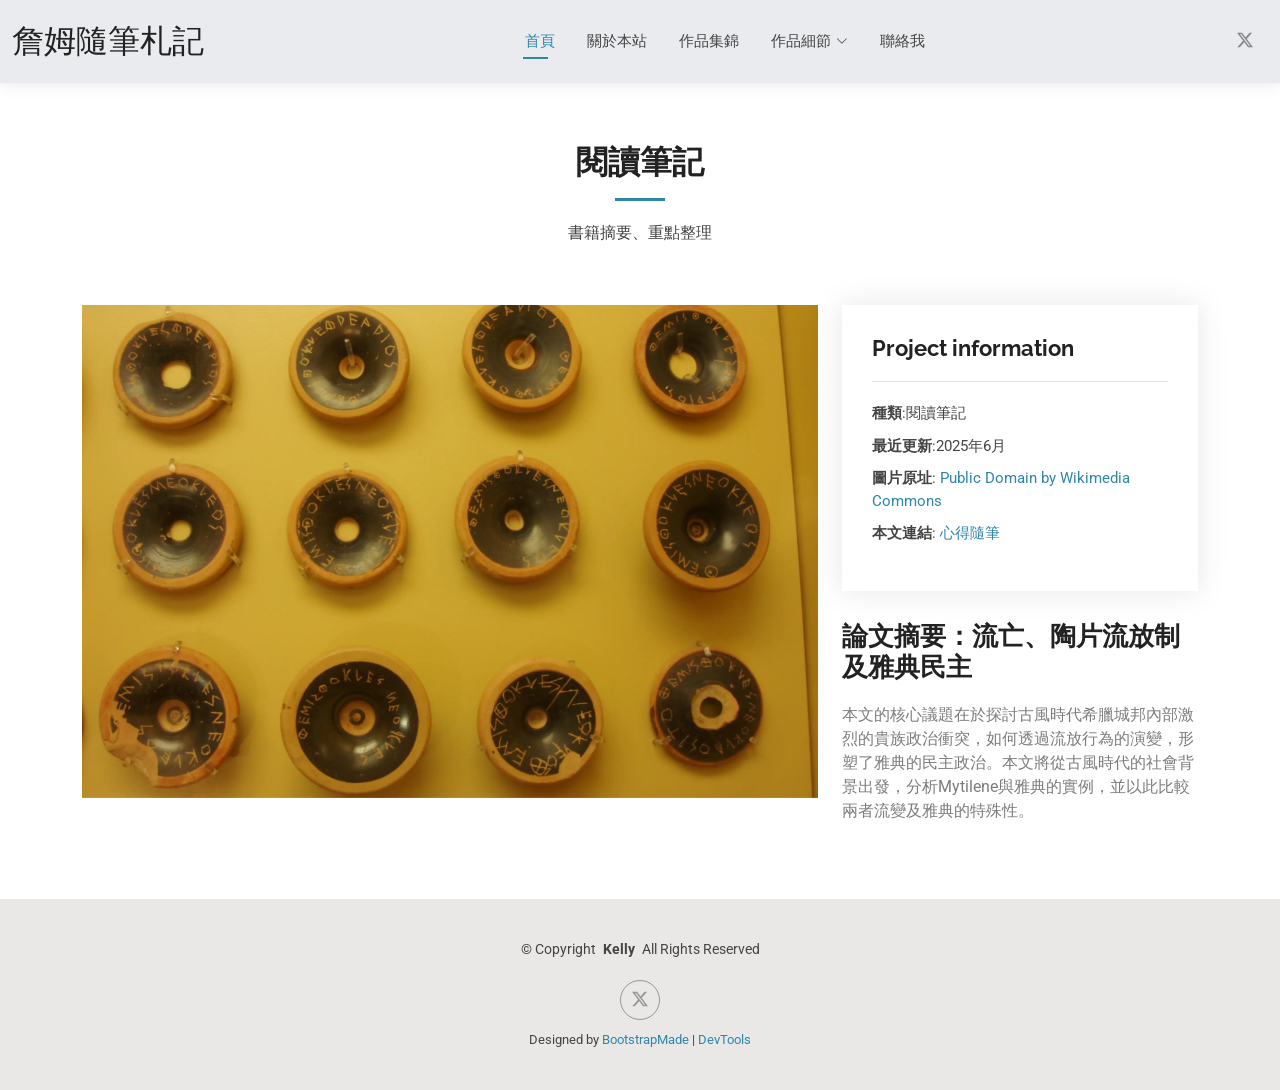
<file: portfolio-details-2.html>
<!DOCTYPE html>
<html lang="zh-Hant">

<head>
  <meta charset="utf-8">
  <meta content="width=device-width, initial-scale=1.0" name="viewport">
  <title>作品細節 - 詹姆隨筆札記</title>
  <meta name="description" content="">
  <meta name="keywords" content="">

  <!-- Favicons -->
  <link href="assets/img/favicon.png" rel="icon">
  <link href="assets/img/apple-touch-icon.png" rel="apple-touch-icon">

  <!-- Fonts -->
  <link href="https://fonts.googleapis.com" rel="preconnect">
  <link href="https://fonts.gstatic.com" rel="preconnect" crossorigin>
  <link href="https://fonts.googleapis.com/css2?family=Roboto:ital,wght@0,100;0,300;0,400;0,500;0,700;0,900;1,100;1,300;1,400;1,500;1,700;1,900&family=Poppins:ital,wght@0,100;0,200;0,300;0,400;0,500;0,600;0,700;0,800;0,900;1,100;1,200;1,300;1,400;1,500;1,600;1,700;1,800;1,900&family=Raleway:ital,wght@0,100;0,200;0,300;0,400;0,500;0,600;0,700;0,800;0,900;1,100;1,200;1,300;1,400;1,500;1,600;1,700;1,800;1,900&display=swap" rel="stylesheet">

  <!-- Vendor CSS Files -->
  <link href="assets/vendor/bootstrap/css/bootstrap.min.css" rel="stylesheet">
  <link href="assets/vendor/bootstrap-icons/bootstrap-icons.css" rel="stylesheet">
  <link href="assets/vendor/aos/aos.css" rel="stylesheet">
  <link href="assets/vendor/swiper/swiper-bundle.min.css" rel="stylesheet">
  <link href="assets/vendor/glightbox/css/glightbox.min.css" rel="stylesheet">

  <!-- Main CSS File -->
  <link href="assets/css/main.css" rel="stylesheet">

  <!-- =======================================================
  * Template Name: Kelly
  * Template URL: https://bootstrapmade.com/kelly-free-bootstrap-cv-resume-html-template/
  * Updated: Aug 07 2024 with Bootstrap v5.3.3
  * Author: BootstrapMade.com
  * License: https://bootstrapmade.com/license/
  ======================================================== -->
</head>

<body class="portfolio-details-page">

  <header id="header" class="header d-flex align-items-center light-background sticky-top">
    <div class="container-fluid position-relative d-flex align-items-center justify-content-between">

      <a href="index.html" class="logo d-flex align-items-center me-auto me-xl-0">
        <!-- Uncomment the line below if you also wish to use an image logo -->
        <!-- <img src="assets/img/logo.png" alt=""> -->
        <h1 class="sitename">詹姆隨筆札記</h1>
      </a>

      <nav id="navmenu" class="navmenu">
        <ul>
          <li><a href="index.html" class="active">首頁</a></li>
          <li><a href="about.html">關於本站</a></li>
          <!--<li><a href="resume.html">個人簡歷</a></li>
          <li><a href="services.html">服務</a></li>-->
          <li><a href="portfolio.html">作品集錦</a></li>
          <li class="dropdown"><a href="notes.html"><span>作品細節</span> <i class="bi bi-chevron-down toggle-dropdown"></i></a>
            <ul>
              <li><a href="notes.html">心得隨筆</a></li>
              <!--<li><a href="research.html">研究課題</a><li>
              <li class="dropdown"><a href="#"><span>Deep Dropdown</span> <i class="bi bi-chevron-down toggle-dropdown"></i></a>
                <ul>
                  <li><a href="#">Deep Dropdown 1</a></li>
                  <li><a href="#">Deep Dropdown 2</a></li>
                  <li><a href="#">Deep Dropdown 3</a></li>
                  <li><a href="#">Deep Dropdown 4</a></li>
                  <li><a href="#">Deep Dropdown 5</a></li>
                </ul>
              </li>-->
              <!--<li><a href="#">Dropdown 3</a></li>
              <li><a href="#">Dropdown 4</a></li>-->
            </ul>
          </li>
          <li><a href="contact.html">聯絡我</a></li>
        </ul>
        <i class="mobile-nav-toggle d-xl-none bi bi-list"></i>
      </nav>
      
      <div class="header-social-links">
        <a href="https://x.com/Jam445585889727" class="twitter" target="_blank"><i class="bi bi-twitter-x"></i></a>
        <!--<a href="#" class="facebook" target="_blank"><i class="bi bi-facebook"></i></a>
        <a href="#" class="instagram" target="_blank"><i class="bi bi-instagram"></i></a>
        <a href="#" class="linkedin" target="_blank"><i class="bi bi-linkedin"></i></a>-->
      </div>

    </div>
  </header>

  <main class="main">

    <!-- Portfolio Details Section -->
    <section id="portfolio-details" class="portfolio-details section">

      <!-- Section Title -->
      <div class="container section-title" data-aos="fade-up">
        <h2>閱讀筆記</h2>
        <p>書籍摘要、重點整理</p>
      </div><!-- End Section Title -->

      <div class="container" data-aos="fade-up" data-aos-delay="100">

        <div class="row gy-4">

          <div class="col-lg-8">
            <div class="portfolio-details-slider swiper init-swiper">

              <script type="application/json" class="swiper-config">
                {
                  "loop": true,
                  "speed": 600,
                  "autoplay": {
                    "delay": 5000
                  },
                  "slidesPerView": "auto",
                  "pagination": {
                    "el": ".swiper-pagination",
                    "type": "bullets",
                    "clickable": true
                  }
                }
              </script>

              <div class="swiper-wrapper align-items-center">

                <div class="swiper-slide">
                  <img src="assets/img/portfolio/product-1.webp" alt="">
                </div>

                <!--<div class="swiper-slide">
                  <img src="assets/img/portfolio/product-1.webp" alt="">
                </div>

                <div class="swiper-slide">
                  <img src="assets/img/portfolio/branding-1.webp" alt="">
                </div>

                <div class="swiper-slide">
                  <img src="assets/img/portfolio/books-1.webp" alt="">
                </div>-->

              </div>
              <div class="swiper-pagination"></div>
            </div>
          </div>

          <div class="col-lg-4">
            <div class="portfolio-info" data-aos="fade-up" data-aos-delay="200">
              <h3>Project information</h3>
              <ul>
                <li><strong>種類</strong>:閱讀筆記</li>
                <li><strong>最近更新</strong>:2025年6月</li>
                <li><strong>圖片原址</strong>: <a href="https://commons.wikimedia.org/wiki/File:Athen_Stoa_Ostrakismos_2.jpg?uselang=zh-tw">Public Domain by Wikimedia Commons</a></li>
                <li><strong>本文連結</strong>: <a href="notes.html#reading" target="_blank">心得隨筆</a></li>
              </ul>
            </div>
            <div class="portfolio-description" data-aos="fade-up" data-aos-delay="300">
              <h2>論文摘要：流亡、陶片流放制及雅典民主</h2>
              <p>本文的核心議題在於探討古風時代希臘城邦內部激烈的貴族政治衝突，如何透過流放行為的演變，形塑了雅典的民主政治。本文將從古風時代的社會背景出發，分析Mytilene與雅典的實例，並以此比較兩者流變及雅典的特殊性。</p>
            </div>
          </div>

        </div>

      </div>

    </section><!-- /Portfolio Details Section -->

  </main>

  <footer id="footer" class="footer light-background">

    <div class="container">
      <div class="copyright text-center ">
        <p>© <span>Copyright</span> <strong class="px-1 sitename">Kelly</strong> <span>All Rights Reserved<br></span></p>
      </div>
      <div class="social-links d-flex justify-content-center">
        <a href="https://x.com/Jam445585889727" class="twitter" target="_blank"><i class="bi bi-twitter-x"></i></a>
        <!--<a href="#" class="facebook" target="_blank"><i class="bi bi-facebook"></i></a>
        <a href="#" class="instagram" target="_blank"><i class="bi bi-instagram"></i></a>
        <a href="#" class="linkedin" target="_blank"><i class="bi bi-linkedin"></i></a>-->
      </div>
      <div class="credits">
        <!-- All the links in the footer should remain intact. -->
        <!-- You can delete the links only if you've purchased the pro version. -->
        <!-- Licensing information: https://bootstrapmade.com/license/ -->
        <!-- Purchase the pro version with working PHP/AJAX contact form: [buy-url] -->
        Designed by <a href="https://bootstrapmade.com/">BootstrapMade</a> | <a href="https://bootstrapmade.com/tools/">DevTools</a>
      </div>
    </div>

  </footer>

  <!-- Scroll Top -->
  <a href="#" id="scroll-top" class="scroll-top d-flex align-items-center justify-content-center"><i class="bi bi-arrow-up-short"></i></a>

  <!-- Preloader -->
  <div id="preloader"></div>

  <!-- Vendor JS Files -->
  <script src="assets/vendor/bootstrap/js/bootstrap.bundle.min.js"></script>
  <script src="assets/vendor/php-email-form/validate.js"></script>
  <script src="assets/vendor/aos/aos.js"></script>
  <script src="assets/vendor/waypoints/noframework.waypoints.js"></script>
  <script src="assets/vendor/purecounter/purecounter_vanilla.js"></script>
  <script src="assets/vendor/swiper/swiper-bundle.min.js"></script>
  <script src="assets/vendor/glightbox/js/glightbox.min.js"></script>
  <script src="assets/vendor/imagesloaded/imagesloaded.pkgd.min.js"></script>
  <script src="assets/vendor/isotope-layout/isotope.pkgd.min.js"></script>

  <!-- Main JS File -->
  <script src="assets/js/main.js"></script>

</body>

</html>
</file>
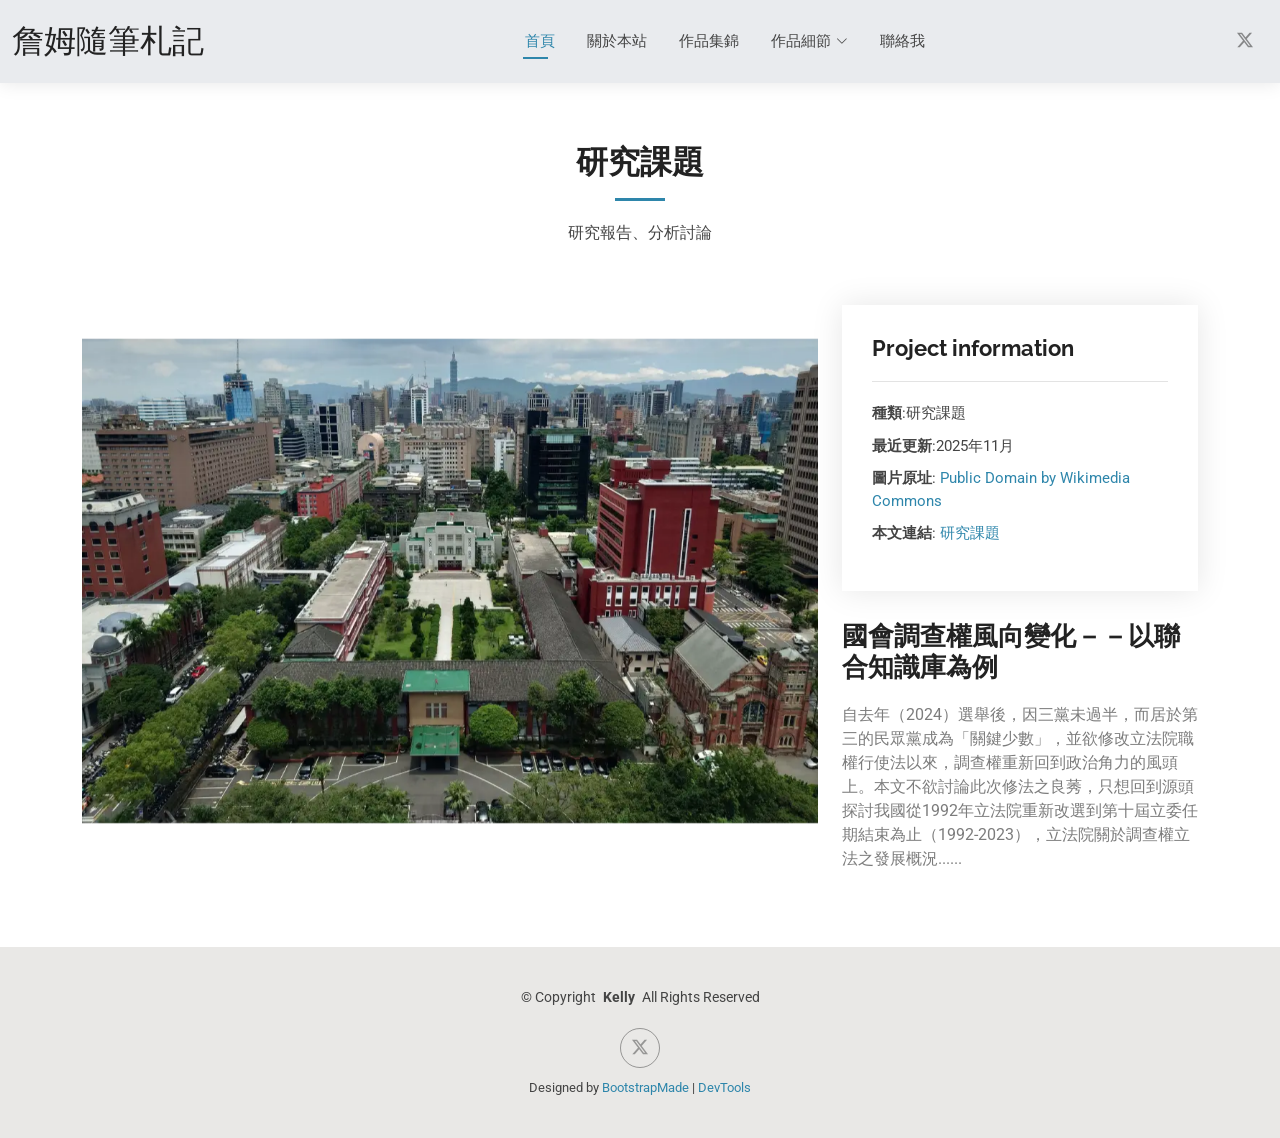
<file: portfolio-details-3.html>
<!DOCTYPE html>
<html lang="zh-Hant">

<head>
  <meta charset="utf-8">
  <meta content="width=device-width, initial-scale=1.0" name="viewport">
  <title>作品細節 - 詹姆隨筆札記</title>
  <meta name="description" content="">
  <meta name="keywords" content="">

  <!-- Favicons -->
  <link href="assets/img/favicon.png" rel="icon">
  <link href="assets/img/apple-touch-icon.png" rel="apple-touch-icon">

  <!-- Fonts -->
  <link href="https://fonts.googleapis.com" rel="preconnect">
  <link href="https://fonts.gstatic.com" rel="preconnect" crossorigin>
  <link href="https://fonts.googleapis.com/css2?family=Roboto:ital,wght@0,100;0,300;0,400;0,500;0,700;0,900;1,100;1,300;1,400;1,500;1,700;1,900&family=Poppins:ital,wght@0,100;0,200;0,300;0,400;0,500;0,600;0,700;0,800;0,900;1,100;1,200;1,300;1,400;1,500;1,600;1,700;1,800;1,900&family=Raleway:ital,wght@0,100;0,200;0,300;0,400;0,500;0,600;0,700;0,800;0,900;1,100;1,200;1,300;1,400;1,500;1,600;1,700;1,800;1,900&display=swap" rel="stylesheet">

  <!-- Vendor CSS Files -->
  <link href="assets/vendor/bootstrap/css/bootstrap.min.css" rel="stylesheet">
  <link href="assets/vendor/bootstrap-icons/bootstrap-icons.css" rel="stylesheet">
  <link href="assets/vendor/aos/aos.css" rel="stylesheet">
  <link href="assets/vendor/swiper/swiper-bundle.min.css" rel="stylesheet">
  <link href="assets/vendor/glightbox/css/glightbox.min.css" rel="stylesheet">

  <!-- Main CSS File -->
  <link href="assets/css/main.css" rel="stylesheet">

  <!-- =======================================================
  * Template Name: Kelly
  * Template URL: https://bootstrapmade.com/kelly-free-bootstrap-cv-resume-html-template/
  * Updated: Aug 07 2024 with Bootstrap v5.3.3
  * Author: BootstrapMade.com
  * License: https://bootstrapmade.com/license/
  ======================================================== -->
</head>

<body class="portfolio-details-page">

  <header id="header" class="header d-flex align-items-center light-background sticky-top">
    <div class="container-fluid position-relative d-flex align-items-center justify-content-between">

      <a href="index.html" class="logo d-flex align-items-center me-auto me-xl-0">
        <!-- Uncomment the line below if you also wish to use an image logo -->
        <!-- <img src="assets/img/logo.png" alt=""> -->
        <h1 class="sitename">詹姆隨筆札記</h1>
      </a>

      <nav id="navmenu" class="navmenu">
        <ul>
          <li><a href="index.html" class="active">首頁</a></li>
          <li><a href="about.html">關於本站</a></li>
          <!--<li><a href="resume.html">個人簡歷</a></li>
          <li><a href="services.html">服務</a></li>-->
          <li><a href="portfolio.html">作品集錦</a></li>
          <li class="dropdown"><a href="notes.html"><span>作品細節</span> <i class="bi bi-chevron-down toggle-dropdown"></i></a>
            <ul>
              <li><a href="notes.html">心得隨筆</a></li>
              <!--<li><a href="research.html">研究課題</a><li>
              <li class="dropdown"><a href="#"><span>Deep Dropdown</span> <i class="bi bi-chevron-down toggle-dropdown"></i></a>
                <ul>
                  <li><a href="#">Deep Dropdown 1</a></li>
                  <li><a href="#">Deep Dropdown 2</a></li>
                  <li><a href="#">Deep Dropdown 3</a></li>
                  <li><a href="#">Deep Dropdown 4</a></li>
                  <li><a href="#">Deep Dropdown 5</a></li>
                </ul>
              </li>-->
              <!--<li><a href="#">Dropdown 3</a></li>
              <li><a href="#">Dropdown 4</a></li>-->
            </ul>
          </li>
          <li><a href="contact.html">聯絡我</a></li>
        </ul>
        <i class="mobile-nav-toggle d-xl-none bi bi-list"></i>
      </nav>
      
      <div class="header-social-links">
        <a href="https://x.com/Jam445585889727" class="twitter" target="_blank"><i class="bi bi-twitter-x"></i></a>
        <!--<a href="#" class="facebook" target="_blank"><i class="bi bi-facebook"></i></a>
        <a href="#" class="instagram" target="_blank"><i class="bi bi-instagram"></i></a>
        <a href="#" class="linkedin" target="_blank"><i class="bi bi-linkedin"></i></a>-->
      </div>

    </div>
  </header>

  <main class="main">

    <!-- Portfolio Details Section -->
    <section id="portfolio-details" class="portfolio-details section">

      <!-- Section Title -->
      <div class="container section-title" data-aos="fade-up">
        <h2>研究課題</h2>
        <p>研究報告、分析討論</p>
      </div><!-- End Section Title -->

      <div class="container" data-aos="fade-up" data-aos-delay="100">

        <div class="row gy-4">

          <div class="col-lg-8">
            <div class="portfolio-details-slider swiper init-swiper">

              <script type="application/json" class="swiper-config">
                {
                  "loop": true,
                  "speed": 600,
                  "autoplay": {
                    "delay": 5000
                  },
                  "slidesPerView": "auto",
                  "pagination": {
                    "el": ".swiper-pagination",
                    "type": "bullets",
                    "clickable": true
                  }
                }
              </script>

              <div class="swiper-wrapper align-items-center">

                <div class="swiper-slide">
                  <img src="assets/img/portfolio/branding-1.webp" alt="">
                </div>

                <!--<div class="swiper-slide">
                  <img src="assets/img/portfolio/product-1.webp" alt="">
                </div>

                <div class="swiper-slide">
                  <img src="assets/img/portfolio/branding-1.webp" alt="">
                </div>

                <div class="swiper-slide">
                  <img src="assets/img/portfolio/books-1.webp" alt="">
                </div>-->

              </div>
              <div class="swiper-pagination"></div>
            </div>
          </div>

          <div class="col-lg-4">
            <div class="portfolio-info" data-aos="fade-up" data-aos-delay="200">
              <h3>Project information</h3>
              <ul>
                <li><strong>種類</strong>:研究課題</li>
                <li><strong>最近更新</strong>:2025年11月</li>
                <li><strong>圖片原址</strong>: <a href="https://commons.wikimedia.org/wiki/File:Legislative_Yuan_Building_and_cityscape.jpg" target="_blank">Public Domain by Wikimedia Commons</a></li>
                <li><strong>本文連結</strong>: <a href="notes.html#research" target="_blank">研究課題</a></li>
              </ul>
            </div>
            <div class="portfolio-description" data-aos="fade-up" data-aos-delay="300">
              <h2>國會調查權風向變化－－以聯合知識庫為例</h2>
              <p>自去年（2024）選舉後，因三黨未過半，而居於第三的民眾黨成為「關鍵少數」，並欲修改立法院職權行使法以來，調查權重新回到政治角力的風頭上。本文不欲討論此次修法之良莠，只想回到源頭探討我國從1992年立法院重新改選到第十屆立委任期結束為止（1992-2023），立法院關於調查權立法之發展概況......</p>
            </div>
          </div>

        </div>

      </div>

    </section><!-- /Portfolio Details Section -->

  </main>

  <footer id="footer" class="footer light-background">

    <div class="container">
      <div class="copyright text-center ">
        <p>© <span>Copyright</span> <strong class="px-1 sitename">Kelly</strong> <span>All Rights Reserved<br></span></p>
      </div>
      <div class="social-links d-flex justify-content-center">
        <a href="https://x.com/Jam445585889727" class="twitter" target="_blank"><i class="bi bi-twitter-x"></i></a>
        <!--<a href="#" class="facebook" target="_blank"><i class="bi bi-facebook"></i></a>
        <a href="#" class="instagram" target="_blank"><i class="bi bi-instagram"></i></a>
        <a href="#" class="linkedin" target="_blank"><i class="bi bi-linkedin"></i></a>-->
      </div>
      <div class="credits">
        <!-- All the links in the footer should remain intact. -->
        <!-- You can delete the links only if you've purchased the pro version. -->
        <!-- Licensing information: https://bootstrapmade.com/license/ -->
        <!-- Purchase the pro version with working PHP/AJAX contact form: [buy-url] -->
        Designed by <a href="https://bootstrapmade.com/">BootstrapMade</a> | <a href="https://bootstrapmade.com/tools/">DevTools</a>
      </div>
    </div>

  </footer>

  <!-- Scroll Top -->
  <a href="#" id="scroll-top" class="scroll-top d-flex align-items-center justify-content-center"><i class="bi bi-arrow-up-short"></i></a>

  <!-- Preloader -->
  <div id="preloader"></div>

  <!-- Vendor JS Files -->
  <script src="assets/vendor/bootstrap/js/bootstrap.bundle.min.js"></script>
  <script src="assets/vendor/php-email-form/validate.js"></script>
  <script src="assets/vendor/aos/aos.js"></script>
  <script src="assets/vendor/waypoints/noframework.waypoints.js"></script>
  <script src="assets/vendor/purecounter/purecounter_vanilla.js"></script>
  <script src="assets/vendor/swiper/swiper-bundle.min.js"></script>
  <script src="assets/vendor/glightbox/js/glightbox.min.js"></script>
  <script src="assets/vendor/imagesloaded/imagesloaded.pkgd.min.js"></script>
  <script src="assets/vendor/isotope-layout/isotope.pkgd.min.js"></script>

  <!-- Main JS File -->
  <script src="assets/js/main.js"></script>

</body>

</html>
</file>
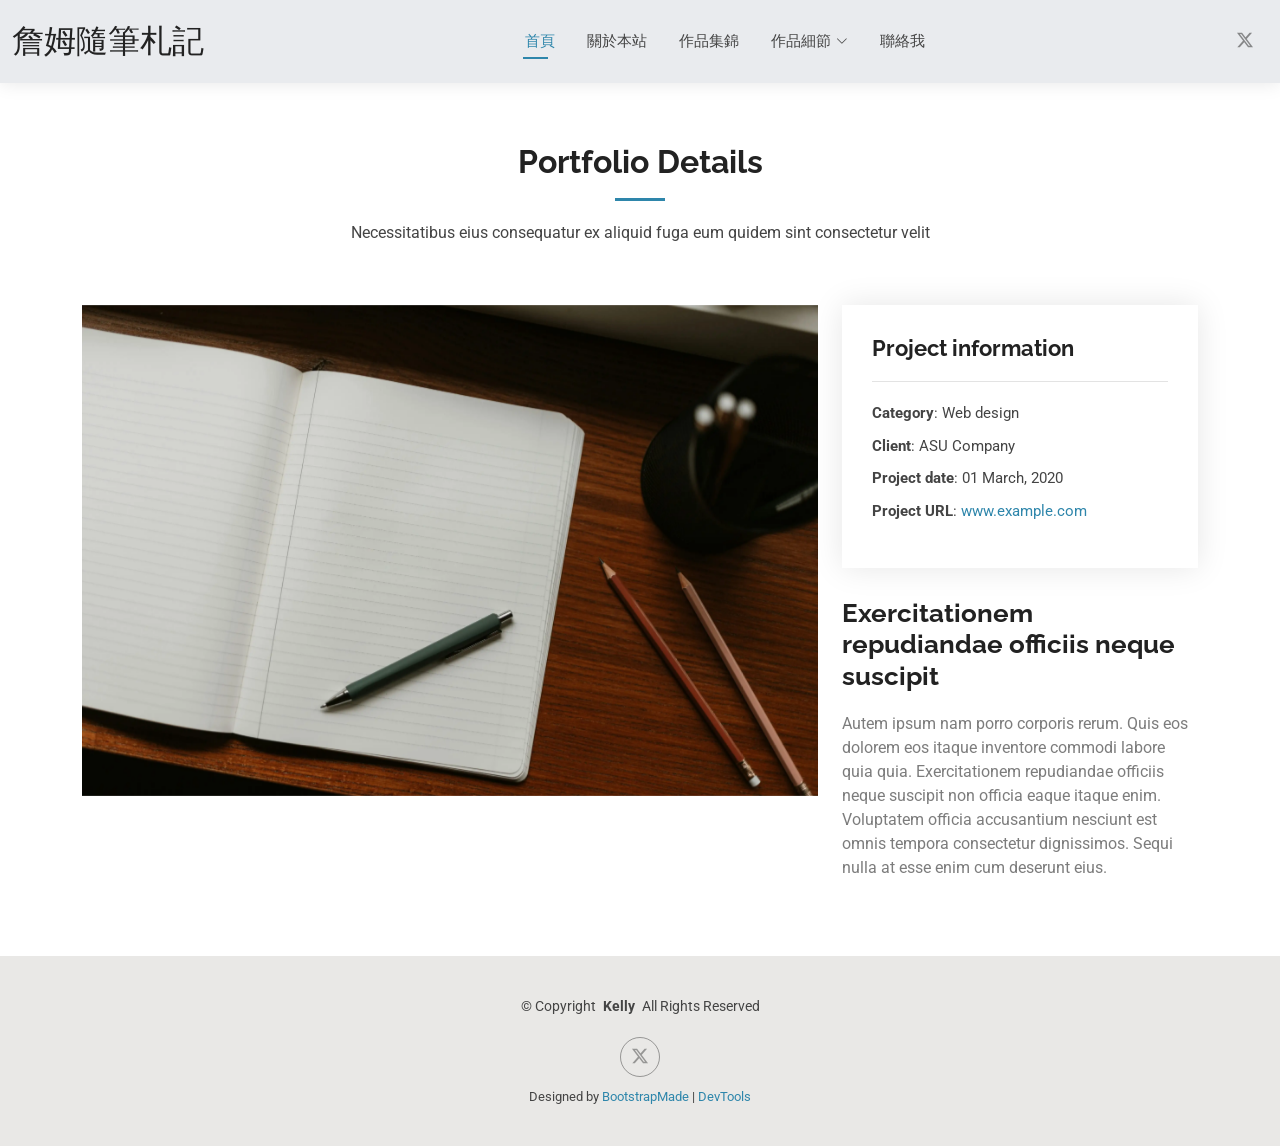
<file: portfolio-details.html>
<!DOCTYPE html>
<html lang="zh-Hant">

<head>
  <meta charset="utf-8">
  <meta content="width=device-width, initial-scale=1.0" name="viewport">
  <title>作品細節 - 詹姆隨筆札記</title>
  <meta name="description" content="">
  <meta name="keywords" content="">

  <!-- Favicons -->
  <link href="assets/img/favicon.png" rel="icon">
  <link href="assets/img/apple-touch-icon.png" rel="apple-touch-icon">

  <!-- Fonts -->
  <link href="https://fonts.googleapis.com" rel="preconnect">
  <link href="https://fonts.gstatic.com" rel="preconnect" crossorigin>
  <link href="https://fonts.googleapis.com/css2?family=Roboto:ital,wght@0,100;0,300;0,400;0,500;0,700;0,900;1,100;1,300;1,400;1,500;1,700;1,900&family=Poppins:ital,wght@0,100;0,200;0,300;0,400;0,500;0,600;0,700;0,800;0,900;1,100;1,200;1,300;1,400;1,500;1,600;1,700;1,800;1,900&family=Raleway:ital,wght@0,100;0,200;0,300;0,400;0,500;0,600;0,700;0,800;0,900;1,100;1,200;1,300;1,400;1,500;1,600;1,700;1,800;1,900&display=swap" rel="stylesheet">

  <!-- Vendor CSS Files -->
  <link href="assets/vendor/bootstrap/css/bootstrap.min.css" rel="stylesheet">
  <link href="assets/vendor/bootstrap-icons/bootstrap-icons.css" rel="stylesheet">
  <link href="assets/vendor/aos/aos.css" rel="stylesheet">
  <link href="assets/vendor/swiper/swiper-bundle.min.css" rel="stylesheet">
  <link href="assets/vendor/glightbox/css/glightbox.min.css" rel="stylesheet">

  <!-- Main CSS File -->
  <link href="assets/css/main.css" rel="stylesheet">

  <!-- =======================================================
  * Template Name: Kelly
  * Template URL: https://bootstrapmade.com/kelly-free-bootstrap-cv-resume-html-template/
  * Updated: Aug 07 2024 with Bootstrap v5.3.3
  * Author: BootstrapMade.com
  * License: https://bootstrapmade.com/license/
  ======================================================== -->
</head>

<body class="portfolio-details-page">

  <header id="header" class="header d-flex align-items-center light-background sticky-top">
    <div class="container-fluid position-relative d-flex align-items-center justify-content-between">

      <a href="index.html" class="logo d-flex align-items-center me-auto me-xl-0">
        <!-- Uncomment the line below if you also wish to use an image logo -->
        <!-- <img src="assets/img/logo.png" alt=""> -->
        <h1 class="sitename">詹姆隨筆札記</h1>
      </a>

      <nav id="navmenu" class="navmenu">
        <ul>
          <li><a href="index.html" class="active">首頁</a></li>
          <li><a href="about.html">關於本站</a></li>
          <!--<li><a href="resume.html">個人簡歷</a></li>
          <li><a href="services.html">服務</a></li>-->
          <li><a href="portfolio.html">作品集錦</a></li>
          <li class="dropdown"><a href="notes.html"><span>作品細節</span> <i class="bi bi-chevron-down toggle-dropdown"></i></a>
            <ul>
              <li><a href="notes.html">心得隨筆</a></li>
              <!--<li><a href="research.html">研究課題</a><li>
              <li class="dropdown"><a href="#"><span>Deep Dropdown</span> <i class="bi bi-chevron-down toggle-dropdown"></i></a>
                <ul>
                  <li><a href="#">Deep Dropdown 1</a></li>
                  <li><a href="#">Deep Dropdown 2</a></li>
                  <li><a href="#">Deep Dropdown 3</a></li>
                  <li><a href="#">Deep Dropdown 4</a></li>
                  <li><a href="#">Deep Dropdown 5</a></li>
                </ul>
              </li>-->
              <!--<li><a href="#">Dropdown 3</a></li>
              <li><a href="#">Dropdown 4</a></li>-->
            </ul>
          </li>
          <li><a href="contact.html">聯絡我</a></li>
        </ul>
        <i class="mobile-nav-toggle d-xl-none bi bi-list"></i>
      </nav>
      
      <div class="header-social-links">
        <a href="https://x.com/Jam445585889727" class="twitter" target="_blank"><i class="bi bi-twitter-x"></i></a>
        <!--<a href="#" class="facebook" target="_blank"><i class="bi bi-facebook"></i></a>
        <a href="#" class="instagram" target="_blank"><i class="bi bi-instagram"></i></a>
        <a href="#" class="linkedin" target="_blank"><i class="bi bi-linkedin"></i></a>-->
      </div>

    </div>
  </header>

  <main class="main">

    <!-- Portfolio Details Section -->
    <section id="portfolio-details" class="portfolio-details section">

      <!-- Section Title -->
      <div class="container section-title" data-aos="fade-up">
        <h2>Portfolio Details</h2>
        <p>Necessitatibus eius consequatur ex aliquid fuga eum quidem sint consectetur velit</p>
      </div><!-- End Section Title -->

      <div class="container" data-aos="fade-up" data-aos-delay="100">

        <div class="row gy-4">

          <div class="col-lg-8">
            <div class="portfolio-details-slider swiper init-swiper">

              <script type="application/json" class="swiper-config">
                {
                  "loop": true,
                  "speed": 600,
                  "autoplay": {
                    "delay": 5000
                  },
                  "slidesPerView": "auto",
                  "pagination": {
                    "el": ".swiper-pagination",
                    "type": "bullets",
                    "clickable": true
                  }
                }
              </script>

              <div class="swiper-wrapper align-items-center">

                <div class="swiper-slide">
                  <img src="assets/img/portfolio/app-1.webp" alt="">
                </div>

                <!--<div class="swiper-slide">
                  <img src="assets/img/portfolio/product-1.webp" alt="">
                </div>

                <div class="swiper-slide">
                  <img src="assets/img/portfolio/branding-1.webp" alt="">
                </div>

                <div class="swiper-slide">
                  <img src="assets/img/portfolio/books-1.webp" alt="">
                </div>-->

              </div>
              <div class="swiper-pagination"></div>
            </div>
          </div>

          <div class="col-lg-4">
            <div class="portfolio-info" data-aos="fade-up" data-aos-delay="200">
              <h3>Project information</h3>
              <ul>
                <li><strong>Category</strong>: Web design</li>
                <li><strong>Client</strong>: ASU Company</li>
                <li><strong>Project date</strong>: 01 March, 2020</li>
                <li><strong>Project URL</strong>: <a href="#">www.example.com</a></li>
              </ul>
            </div>
            <div class="portfolio-description" data-aos="fade-up" data-aos-delay="300">
              <h2>Exercitationem repudiandae officiis neque suscipit</h2>
              <p>
                Autem ipsum nam porro corporis rerum. Quis eos dolorem eos itaque inventore commodi labore quia quia. Exercitationem repudiandae officiis neque suscipit non officia eaque itaque enim. Voluptatem officia accusantium nesciunt est omnis tempora consectetur dignissimos. Sequi nulla at esse enim cum deserunt eius.
              </p>
            </div>
          </div>

        </div>

      </div>

    </section><!-- /Portfolio Details Section -->

  </main>

  <footer id="footer" class="footer light-background">

    <div class="container">
      <div class="copyright text-center ">
        <p>© <span>Copyright</span> <strong class="px-1 sitename">Kelly</strong> <span>All Rights Reserved<br></span></p>
      </div>
      <div class="social-links d-flex justify-content-center">
        <a href="https://x.com/Jam445585889727" class="twitter" target="_blank"><i class="bi bi-twitter-x"></i></a>
        <!--<a href="#" class="facebook" target="_blank"><i class="bi bi-facebook"></i></a>
        <a href="#" class="instagram" target="_blank"><i class="bi bi-instagram"></i></a>
        <a href="#" class="linkedin" target="_blank"><i class="bi bi-linkedin"></i></a>-->
      </div>
      <div class="credits">
        <!-- All the links in the footer should remain intact. -->
        <!-- You can delete the links only if you've purchased the pro version. -->
        <!-- Licensing information: https://bootstrapmade.com/license/ -->
        <!-- Purchase the pro version with working PHP/AJAX contact form: [buy-url] -->
        Designed by <a href="https://bootstrapmade.com/">BootstrapMade</a> | <a href="https://bootstrapmade.com/tools/">DevTools</a>
      </div>
    </div>

  </footer>

  <!-- Scroll Top -->
  <a href="#" id="scroll-top" class="scroll-top d-flex align-items-center justify-content-center"><i class="bi bi-arrow-up-short"></i></a>

  <!-- Preloader -->
  <div id="preloader"></div>

  <!-- Vendor JS Files -->
  <script src="assets/vendor/bootstrap/js/bootstrap.bundle.min.js"></script>
  <script src="assets/vendor/php-email-form/validate.js"></script>
  <script src="assets/vendor/aos/aos.js"></script>
  <script src="assets/vendor/waypoints/noframework.waypoints.js"></script>
  <script src="assets/vendor/purecounter/purecounter_vanilla.js"></script>
  <script src="assets/vendor/swiper/swiper-bundle.min.js"></script>
  <script src="assets/vendor/glightbox/js/glightbox.min.js"></script>
  <script src="assets/vendor/imagesloaded/imagesloaded.pkgd.min.js"></script>
  <script src="assets/vendor/isotope-layout/isotope.pkgd.min.js"></script>

  <!-- Main JS File -->
  <script src="assets/js/main.js"></script>

</body>

</html>
</file>
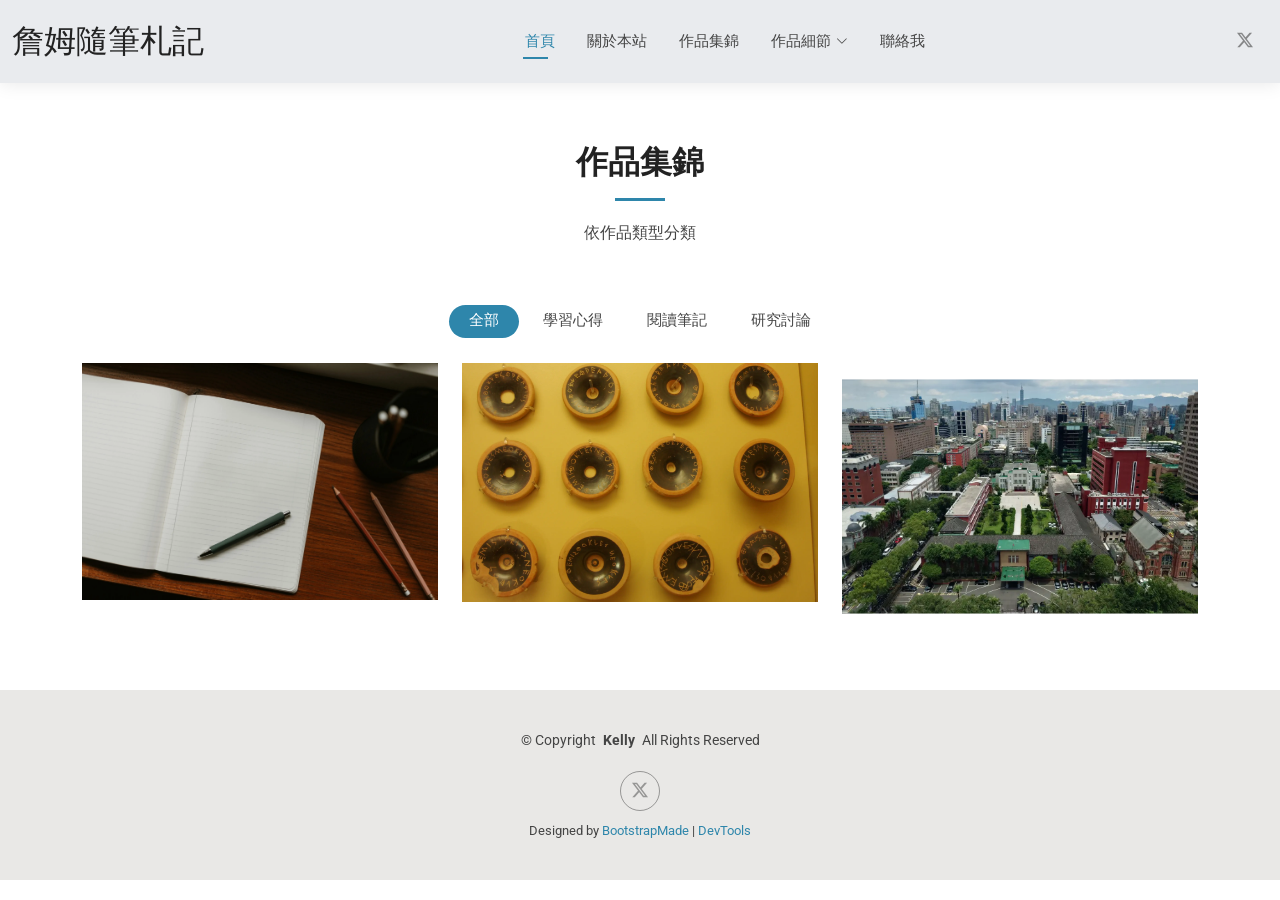
<file: portfolio.html>
<!DOCTYPE html>
<html lang="zh-Hant">

<head>
  <meta charset="utf-8">
  <meta content="width=device-width, initial-scale=1.0" name="viewport">
  <title>作品集錦 - 詹姆隨筆札記</title>
  <meta name="description" content="">
  <meta name="keywords" content="">

  <!-- Favicons -->
  <link href="assets/img/favicon.png" rel="icon">
  <link href="assets/img/apple-touch-icon.png" rel="apple-touch-icon">

  <!-- Fonts -->
  <link href="https://fonts.googleapis.com" rel="preconnect">
  <link href="https://fonts.gstatic.com" rel="preconnect" crossorigin>
  <link href="https://fonts.googleapis.com/css2?family=Roboto:ital,wght@0,100;0,300;0,400;0,500;0,700;0,900;1,100;1,300;1,400;1,500;1,700;1,900&family=Poppins:ital,wght@0,100;0,200;0,300;0,400;0,500;0,600;0,700;0,800;0,900;1,100;1,200;1,300;1,400;1,500;1,600;1,700;1,800;1,900&family=Raleway:ital,wght@0,100;0,200;0,300;0,400;0,500;0,600;0,700;0,800;0,900;1,100;1,200;1,300;1,400;1,500;1,600;1,700;1,800;1,900&display=swap" rel="stylesheet">

  <!-- Vendor CSS Files -->
  <link href="assets/vendor/bootstrap/css/bootstrap.min.css" rel="stylesheet">
  <link href="assets/vendor/bootstrap-icons/bootstrap-icons.css" rel="stylesheet">
  <link href="assets/vendor/aos/aos.css" rel="stylesheet">
  <link href="assets/vendor/swiper/swiper-bundle.min.css" rel="stylesheet">
  <link href="assets/vendor/glightbox/css/glightbox.min.css" rel="stylesheet">

  <!-- Main CSS File -->
  <link href="assets/css/main.css" rel="stylesheet">

  <!-- =======================================================
  * Template Name: Kelly
  * Template URL: https://bootstrapmade.com/kelly-free-bootstrap-cv-resume-html-template/
  * Updated: Aug 07 2024 with Bootstrap v5.3.3
  * Author: BootstrapMade.com
  * License: https://bootstrapmade.com/license/
  ======================================================== -->
</head>

<body class="portfolio-page">

  <header id="header" class="header d-flex align-items-center light-background sticky-top">
    <div class="container-fluid position-relative d-flex align-items-center justify-content-between">

      <a href="index.html" class="logo d-flex align-items-center me-auto me-xl-0">
        <!-- Uncomment the line below if you also wish to use an image logo -->
        <!-- <img src="assets/img/logo.png" alt=""> -->
        <h1 class="sitename">詹姆隨筆札記</h1>
      </a>

      <nav id="navmenu" class="navmenu">
        <ul>
          <li><a href="index.html" class="active">首頁</a></li>
          <li><a href="about.html">關於本站</a></li>
          <!--<li><a href="resume.html">個人簡歷</a></li>
          <li><a href="services.html">服務</a></li>-->
          <li><a href="portfolio.html">作品集錦</a></li>
          <li class="dropdown"><a href="notes.html"><span>作品細節</span> <i class="bi bi-chevron-down toggle-dropdown"></i></a>
            <ul>
              <li><a href="notes.html">心得隨筆</a></li>
              <!--<li><a href="research.html">研究課題</a><li>
              <li class="dropdown"><a href="#"><span>Deep Dropdown</span> <i class="bi bi-chevron-down toggle-dropdown"></i></a>
                <ul>
                  <li><a href="#">Deep Dropdown 1</a></li>
                  <li><a href="#">Deep Dropdown 2</a></li>
                  <li><a href="#">Deep Dropdown 3</a></li>
                  <li><a href="#">Deep Dropdown 4</a></li>
                  <li><a href="#">Deep Dropdown 5</a></li>
                </ul>
              </li>-->
              <!--<li><a href="#">Dropdown 3</a></li>
              <li><a href="#">Dropdown 4</a></li>-->
            </ul>
          </li>
          <li><a href="contact.html">聯絡我</a></li>
        </ul>
        <i class="mobile-nav-toggle d-xl-none bi bi-list"></i>
      </nav>

      <div class="header-social-links">
        <a href="https://x.com/Jam445585889727" class="twitter" target="_blank"><i class="bi bi-twitter-x"></i></a>
        <!--<a href="#" class="facebook" target="_blank"><i class="bi bi-facebook"></i></a>
        <a href="#" class="instagram" target="_blank"><i class="bi bi-instagram"></i></a>
        <a href="#" class="linkedin" target="_blank"><i class="bi bi-linkedin"></i></a>-->
      </div>

    </div>
  </header>

  <main class="main">

    <!-- Portfolio Section -->
    <section id="portfolio" class="portfolio section">

      <!-- Section Title -->
      <div class="container section-title" data-aos="fade-up">
        <h2>作品集錦</h2>
        <p>依作品類型分類</p>
      </div><!-- End Section Title -->

      <div class="container">

        <div class="isotope-layout" data-default-filter="*" data-layout="masonry" data-sort="original-order">

          <ul class="portfolio-filters isotope-filters" data-aos="fade-up" data-aos-delay="100">
            <li data-filter="*" class="filter-active">全部</li>
            <li data-filter=".filter-app">學習心得</li>
            <li data-filter=".filter-product">閱讀筆記</li>
            <li data-filter=".filter-branding">研究討論</li>
          </ul><!-- End Portfolio Filters -->

          <div class="row gy-4 isotope-container" data-aos="fade-up" data-aos-delay="200">

            <div class="col-lg-4 col-md-6 portfolio-item isotope-item filter-app">
              <img src="assets/img/masonry-portfolio/masonry-portfolio-1.webp" class="img-fluid" alt="">
              <div class="portfolio-info">
                <h4>心得寫作</h4>
                <p>書評、心智圖、心情抒發</p>
                <a href="assets/img/masonry-portfolio/masonry-portfolio-1.webp" title="心得寫作" data-gallery="portfolio-gallery-app" class="glightbox preview-link"><i class="bi bi-zoom-in"></i></a>
                <a href="portfolio-details-1.html" title="More Details" class="details-link"><i class="bi bi-link-45deg"></i></a>
              </div>
            </div><!-- End Portfolio Item -->

            <div class="col-lg-4 col-md-6 portfolio-item isotope-item filter-product">
              <img src="assets/img/masonry-portfolio/masonry-portfolio-2.webp" class="img-fluid" alt="">
              <div class="portfolio-info">
                <h4>閱讀筆記</h4>
                <p>書籍摘要、重點整理</p>
                <a href="assets/img/masonry-portfolio/masonry-portfolio-2.webp" title="閱讀筆記" data-gallery="portfolio-gallery-product" class="glightbox preview-link"><i class="bi bi-zoom-in"></i></a>
                <a href="portfolio-details-2.html" title="More Details" class="details-link"><i class="bi bi-link-45deg"></i></a>
              </div>
            </div><!-- End Portfolio Item -->

            <div class="col-lg-4 col-md-6 portfolio-item isotope-item filter-branding">
              <img src="assets/img/masonry-portfolio/masonry-portfolio-3.webp" class="img-fluid" alt="">
              <div class="portfolio-info">
                <h4>研究課題</h4>
                <p>研究、分析討論</p>
                <a href="assets/img/masonry-portfolio/masonry-portfolio-3.webp" title="研究課題" data-gallery="portfolio-gallery-branding" class="glightbox preview-link"><i class="bi bi-zoom-in"></i></a>
                <a href="portfolio-details-3.html" title="More Details" class="details-link"><i class="bi bi-link-45deg"></i></a>
              </div>
            </div><!-- End Portfolio Item -->

            <!--<div class="col-lg-4 col-md-6 portfolio-item isotope-item filter-app">
              <img src="assets/img/masonry-portfolio/masonry-portfolio-4.jpg" class="img-fluid" alt="">
              <div class="portfolio-info">
                <h4>App 2</h4>
                <p>Lorem ipsum, dolor sit</p>
                <a href="assets/img/masonry-portfolio/masonry-portfolio-4.jpg" title="App 2" data-gallery="portfolio-gallery-app" class="glightbox preview-link"><i class="bi bi-zoom-in"></i></a>
                <a href="portfolio-details-4.html" title="More Details" class="details-link"><i class="bi bi-link-45deg"></i></a>
              </div>
            </div>--><!-- End Portfolio Item -->

            <!--<div class="col-lg-4 col-md-6 portfolio-item isotope-item filter-product">
              <img src="assets/img/masonry-portfolio/masonry-portfolio-5.jpg" class="img-fluid" alt="">
              <div class="portfolio-info">
                <h4>Product 2</h4>
                <p>Lorem ipsum, dolor sit</p>
                <a href="assets/img/masonry-portfolio/masonry-portfolio-5.jpg" title="Product 2" data-gallery="portfolio-gallery-product" class="glightbox preview-link"><i class="bi bi-zoom-in"></i></a>
                <a href="portfolio-details-5.html" title="More Details" class="details-link"><i class="bi bi-link-45deg"></i></a>
              </div>
            </div>--><!-- End Portfolio Item -->

            <!--<div class="col-lg-4 col-md-6 portfolio-item isotope-item filter-branding">
              <img src="assets/img/masonry-portfolio/masonry-portfolio-6.jpg" class="img-fluid" alt="">
              <div class="portfolio-info">
                <h4>Branding 2</h4>
                <p>Lorem ipsum, dolor sit</p>
                <a href="assets/img/masonry-portfolio/masonry-portfolio-6.jpg" title="Branding 2" data-gallery="portfolio-gallery-branding" class="glightbox preview-link"><i class="bi bi-zoom-in"></i></a>
                <a href="portfolio-details.html" title="More Details" class="details-link"><i class="bi bi-link-45deg"></i></a>
              </div>
            </div>--><!-- End Portfolio Item -->

            <!--<div class="col-lg-4 col-md-6 portfolio-item isotope-item filter-app">
              <img src="assets/img/masonry-portfolio/masonry-portfolio-7.jpg" class="img-fluid" alt="">
              <div class="portfolio-info">
                <h4>App 3</h4>
                <p>Lorem ipsum, dolor sit</p>
                <a href="assets/img/masonry-portfolio/masonry-portfolio-7.jpg" title="App 3" data-gallery="portfolio-gallery-app" class="glightbox preview-link"><i class="bi bi-zoom-in"></i></a>
                <a href="portfolio-details.html" title="More Details" class="details-link"><i class="bi bi-link-45deg"></i></a>
              </div>
            </div>--><!-- End Portfolio Item -->

            <!--<div class="col-lg-4 col-md-6 portfolio-item isotope-item filter-product">
              <img src="assets/img/masonry-portfolio/masonry-portfolio-8.jpg" class="img-fluid" alt="">
              <div class="portfolio-info">
                <h4>Product 3</h4>
                <p>Lorem ipsum, dolor sit</p>
                <a href="assets/img/masonry-portfolio/masonry-portfolio-8.jpg" title="Product 3" data-gallery="portfolio-gallery-product" class="glightbox preview-link"><i class="bi bi-zoom-in"></i></a>
                <a href="portfolio-details.html" title="More Details" class="details-link"><i class="bi bi-link-45deg"></i></a>
              </div>
            </div>--><!-- End Portfolio Item -->

            <!--<div class="col-lg-4 col-md-6 portfolio-item isotope-item filter-branding">
              <img src="assets/img/masonry-portfolio/masonry-portfolio-9.jpg" class="img-fluid" alt="">
              <div class="portfolio-info">
                <h4>Branding 3</h4>
                <p>Lorem ipsum, dolor sit</p>
                <a href="assets/img/masonry-portfolio/masonry-portfolio-9.jpg" title="Branding 2" data-gallery="portfolio-gallery-branding" class="glightbox preview-link"><i class="bi bi-zoom-in"></i></a>
                <a href="portfolio-details.html" title="More Details" class="details-link"><i class="bi bi-link-45deg"></i></a>
              </div>
            </div>--><!-- End Portfolio Item -->

          </div><!-- End Portfolio Container -->

        </div>

      </div>

    </section><!-- /Portfolio Section -->

  </main>

  <footer id="footer" class="footer light-background">

    <div class="container">
      <div class="copyright text-center ">
        <p>© <span>Copyright</span> <strong class="px-1 sitename">Kelly</strong> <span>All Rights Reserved<br></span></p>
      </div>
      <div class="social-links d-flex justify-content-center">
        <a href="https://x.com/Jam445585889727" target="_blank"><i class="bi bi-twitter-x"></i></a>
        <!--<a href="#" target="_blank"><i class="bi bi-facebook"></i></a>
        <a href="#" target="_blank"><i class="bi bi-instagram"></i></a>
        <a href="#" target="_blank"><i class="bi bi-linkedin"></i></a>-->
      </div>
      <div class="credits">
        <!-- All the links in the footer should remain intact. -->
        <!-- You can delete the links only if you've purchased the pro version. -->
        <!-- Licensing information: https://bootstrapmade.com/license/ -->
        <!-- Purchase the pro version with working PHP/AJAX contact form: [buy-url] -->
        Designed by <a href="https://bootstrapmade.com/">BootstrapMade</a> | <a href="https://bootstrapmade.com/tools/">DevTools</a>
      </div>
    </div>

  </footer>

  <!-- Scroll Top -->
  <a href="#" id="scroll-top" class="scroll-top d-flex align-items-center justify-content-center"><i class="bi bi-arrow-up-short"></i></a>

  <!-- Preloader -->
  <div id="preloader"></div>

  <!-- Vendor JS Files -->
  <script src="assets/vendor/bootstrap/js/bootstrap.bundle.min.js"></script>
  <script src="assets/vendor/php-email-form/validate.js"></script>
  <script src="assets/vendor/aos/aos.js"></script>
  <script src="assets/vendor/waypoints/noframework.waypoints.js"></script>
  <script src="assets/vendor/purecounter/purecounter_vanilla.js"></script>
  <script src="assets/vendor/swiper/swiper-bundle.min.js"></script>
  <script src="assets/vendor/glightbox/js/glightbox.min.js"></script>
  <script src="assets/vendor/imagesloaded/imagesloaded.pkgd.min.js"></script>
  <script src="assets/vendor/isotope-layout/isotope.pkgd.min.js"></script>

  <!-- Main JS File -->
  <script src="assets/js/main.js"></script>

</body>

</html>
</file>
<file: assets/css/main.css>
/**
* Template Name: Kelly
* Template URL: https://bootstrapmade.com/kelly-free-bootstrap-cv-resume-html-template/
* Updated: Aug 07 2024 with Bootstrap v5.3.3
* Author: BootstrapMade.com
* License: https://bootstrapmade.com/license/
*/

/*--------------------------------------------------------------
# Font & Color Variables
# Help: https://bootstrapmade.com/color-system/
--------------------------------------------------------------*/
/* Fonts */
:root {
  --default-font: "Roboto", system-ui, -apple-system, "Segoe UI", Roboto, "Helvetica Neue", Arial, "Noto Sans", "Liberation Sans", sans-serif, "Apple Color Emoji", "Segoe UI Emoji", "Segoe UI Symbol", "Noto Color Emoji";
  --heading-font: "Raleway", sans-serif;
  --nav-font: "Poppins", sans-serif;
}

/* Global Colors - The following color variables are used throughout the website. Updating them here will change the color scheme of the entire website */
:root {
  --background-color: #ffffff;
  /* Background color for the entire website, including individual sections */
  --default-color: #444444;
  /* Default color used for the majority of the text content across the entire website */
  --heading-color: #222222;
  /* Color for headings, subheadings and title throughout the website */
  --accent-color: #2e86ab;
  /* Accent color that represents your brand on the website. It's used for buttons, links, and other elements that need to stand out */
  --surface-color: #ffffff;
  /* The surface color is used as a background of boxed elements within sections, such as cards, icon boxes, or other elements that require a visual separation from the global background. */
  --contrast-color: #ffffff;
  /* Contrast color for text, ensuring readability against backgrounds of accent, heading, or default colors. */
}

/* Nav Menu Colors - The following color variables are used specifically for the navigation menu. They are separate from the global colors to allow for more customization options */
:root {
  --nav-color: #444444;
  /* The default color of the main navmenu links */
  --nav-hover-color: #2e86ab;
  /* Applied to main navmenu links when they are hovered over or active */
  --nav-mobile-background-color: #ffffff;
  /* Used as the background color for mobile navigation menu */
  --nav-dropdown-background-color: #ffffff;
  /* Used as the background color for dropdown items that appear when hovering over primary navigation items */
  --nav-dropdown-color: #444444;
  /* Used for navigation links of the dropdown items in the navigation menu. */
  --nav-dropdown-hover-color: #2e86ab;
  /* Similar to --nav-hover-color, this color is applied to dropdown navigation links when they are hovered over. */
}

/* Color Presets - These classes override global colors when applied to any section or element, providing reuse of the sam color scheme. */

.light-background {
  --background-color: #e9e8e6;
  --surface-color: #ffffff;
}

.dark-background {
  --background-color: #060606;
  --default-color: #ffffff;
  --heading-color: #ffffff;
  --surface-color: #252525;
  --contrast-color: #ffffff;
}

/* Smooth scroll */
:root {
  scroll-behavior: smooth;
}

/*--------------------------------------------------------------
# General Styling & Shared Classes
--------------------------------------------------------------*/
body {
  color: var(--default-color);
  background-color: var(--background-color);
  font-family: var(--default-font);
}

a {
  color: var(--accent-color);
  text-decoration: none;
  transition: 0.3s;
}

a:hover {
  color: color-mix(in srgb, var(--accent-color), transparent 25%);
  text-decoration: none;
}

h1,
h2,
h3,
h4,
h5,
h6 {
  color: var(--heading-color);
  font-family: var(--heading-font);
}

/* PHP Email Form Messages
------------------------------*/
.php-email-form .error-message {display: none !important;
  display: none !important; 
  visibility: hidden !important; /* 隱藏元素 */
  opacity: 0 !important;          /* 變成完全透明 */
  height: 0 !important;           /* 高度歸零 */
  padding: 0 !important;          /* 內邊距歸零（消滅紅色大區塊） */
  margin: 0 !important;           /* 外邊距歸零 */
  border: none !important;        /* 拔掉任何邊框 */
  font-size: 0 !important;        /* 字體縮小到不見 */
}

.php-email-form .sent-message {
  display: none;
  color: #ffffff;
  background: #059652;
  text-align: center;
  padding: 15px;
  margin-bottom: 24px;
  font-weight: 600;
}

.php-email-form .loading {
  display: none;
  background: var(--surface-color);
  text-align: center;
  padding: 15px;
  margin-bottom: 24px;
}

.php-email-form .loading:before {
  content: "";
  display: inline-block;
  border-radius: 50%;
  width: 24px;
  height: 24px;
  margin: 0 10px -6px 0;
  border: 3px solid var(--accent-color);
  border-top-color: var(--surface-color);
  animation: php-email-form-loading 1s linear infinite;
}

@keyframes php-email-form-loading {
  0% {
    transform: rotate(0deg);
  }

  100% {
    transform: rotate(360deg);
  }
}

/*--------------------------------------------------------------
# Global Header
--------------------------------------------------------------*/
.header {
  color: var(--default-color);
  background-color: transparent;
  padding: 15px 0;
  transition: all 0.5s;
  z-index: 997;
  box-shadow: 0px 0 18px rgba(0, 0, 0, 0.1);
}

.header::before {
  content: '';
  position: absolute;
  inset: 0;
  background-color: rgba(230, 232, 235, 0.85);
  backdrop-filter: blur(5px);
  z-index: 0;
  pointer-events: none;
}

.header .logo {
  line-height: 1;
}

.header .logo img {
  max-height: 36px;
  margin-right: 8px;
}

.header .logo h1 {
  font-size: 32px;
  margin: 0;
  font-weight: 300;
  text-transform: uppercase;
  color: var(--heading-color);
}

.header .header-social-links {
  padding-right: 15px;
}

.header .header-social-links a {
  color: color-mix(in srgb, var(--default-color), transparent 40%);
  padding-left: 6px;
  display: inline-block;
  transition: 0.3s;
  font-size: 16px;
}

.header .header-social-links a:hover {
  color: var(--accent-color);
}

.header .header-social-links a i {
  line-height: 0px;
}

@media (max-width: 1200px) {
  .header .logo {
    order: 1;
  }

  .header .header-social-links {
    order: 2;
  }

  .header .navmenu {
    order: 3;
  }
}

/*--------------------------------------------------------------
# Navigation Menu
--------------------------------------------------------------*/
/* Desktop Navigation */
@media (min-width: 1200px) {
  .navmenu {
    padding: 0;
  }

  .navmenu ul {
    margin: 0;
    padding: 0;
    display: flex;
    list-style: none;
    align-items: center;
  }

  .navmenu li {
    position: relative;
  }

  .navmenu>ul>li {
    white-space: nowrap;
    padding: 15px 14px;
  }

  .navmenu>ul>li:last-child {
    padding-right: 0;
  }

  .navmenu a,
  .navmenu a:focus {
    color: var(--nav-color);
    font-size: 15px;
    padding: 0 2px;
    font-family: var(--nav-font);
    font-weight: 400;
    display: flex;
    align-items: center;
    justify-content: space-between;
    white-space: nowrap;
    transition: 0.3s;
    position: relative;
  }

  .navmenu a i,
  .navmenu a:focus i {
    font-size: 12px;
    line-height: 0;
    margin-left: 5px;
    transition: 0.3s;
  }

  .navmenu>ul>li>a:before {
    content: "";
    position: absolute;
    height: 2px;
    bottom: -6px;
    left: 0;
    background-color: var(--nav-hover-color);
    visibility: hidden;
    width: 0px;
    transition: all 0.3s ease-in-out 0s;
  }

  .navmenu a:hover:before,
  .navmenu li:hover>a:before,
  .navmenu .active:before {
    visibility: visible;
    width: 25px;
  }

  .navmenu li:hover>a,
  .navmenu .active,
  .navmenu .active:focus {
    color: var(--nav-hover-color);
  }

  .navmenu .dropdown ul {
    margin: 0;
    padding: 10px 0;
    background: var(--nav-dropdown-background-color);
    display: block;
    position: absolute;
    visibility: hidden;
    left: 14px;
    top: 130%;
    opacity: 0;
    transition: 0.3s;
    border-radius: 4px;
    z-index: 99;
    box-shadow: 0px 0px 30px rgba(0, 0, 0, 0.1);
  }

  .navmenu .dropdown ul li {
    min-width: 200px;
  }

  .navmenu .dropdown ul a {
    padding: 10px 20px;
    font-size: 15px;
    text-transform: none;
    color: var(--nav-dropdown-color);
  }

  .navmenu .dropdown ul a i {
    font-size: 12px;
  }

  .navmenu .dropdown ul a:hover,
  .navmenu .dropdown ul .active:hover,
  .navmenu .dropdown ul li:hover>a {
    color: var(--nav-dropdown-hover-color);
  }

  .navmenu .dropdown:hover>ul {
    opacity: 1;
    top: 100%;
    visibility: visible;
  }

  .navmenu .dropdown .dropdown ul {
    top: 0;
    left: -90%;
    visibility: hidden;
  }

  .navmenu .dropdown .dropdown:hover>ul {
    opacity: 1;
    top: 0;
    left: -100%;
    visibility: visible;
  }
}

/* Mobile Navigation */
@media (max-width: 1199px) {
  .mobile-nav-toggle {
    color: var(--nav-color);
    font-size: 28px;
    line-height: 0;
    margin-right: 10px;
    cursor: pointer;
    transition: color 0.3s;
  }

  .navmenu {
    padding: 0;
    z-index: 9997;
  }

  .navmenu ul {
    display: none;
    list-style: none;
    position: absolute;
    inset: 60px 20px 20px 20px;
    padding: 10px 0;
    margin: 0;
    border-radius: 6px;
    background-color: var(--nav-mobile-background-color);
    border: 1px solid color-mix(in srgb, var(--default-color), transparent 90%);
    box-shadow: none;
    overflow-y: auto;
    transition: 0.3s;
    z-index: 9998;
  }

  .navmenu a,
  .navmenu a:focus {
    color: var(--nav-dropdown-color);
    padding: 10px 20px;
    font-family: var(--nav-font);
    font-size: 17px;
    font-weight: 500;
    display: flex;
    align-items: center;
    justify-content: space-between;
    white-space: nowrap;
    transition: 0.3s;
  }

  .navmenu a i,
  .navmenu a:focus i {
    font-size: 12px;
    line-height: 0;
    margin-left: 5px;
    width: 30px;
    height: 30px;
    display: flex;
    align-items: center;
    justify-content: center;
    border-radius: 50%;
    transition: 0.3s;
    background-color: color-mix(in srgb, var(--accent-color), transparent 90%);
  }

  .navmenu a i:hover,
  .navmenu a:focus i:hover {
    background-color: var(--accent-color);
    color: var(--contrast-color);
  }

  .navmenu a:hover,
  .navmenu .active,
  .navmenu .active:focus {
    color: var(--nav-dropdown-hover-color);
  }

  .navmenu .active i,
  .navmenu .active:focus i {
    background-color: var(--accent-color);
    color: var(--contrast-color);
    transform: rotate(180deg);
  }

  .navmenu .dropdown ul {
    position: static;
    display: none;
    z-index: 99;
    padding: 10px 0;
    margin: 10px 20px;
    background-color: var(--nav-dropdown-background-color);
    transition: all 0.5s ease-in-out;
  }

  .navmenu .dropdown ul ul {
    background-color: rgba(33, 37, 41, 0.1);
  }

  .navmenu .dropdown>.dropdown-active {
    display: block;
    background-color: rgba(33, 37, 41, 0.03);
  }

  .mobile-nav-active {
    overflow: hidden;
  }

  .mobile-nav-active .mobile-nav-toggle {
    color: #fff;
    position: absolute;
    font-size: 32px;
    top: 15px;
    right: 15px;
    margin-right: 0;
    z-index: 9999;
  }

  .mobile-nav-active .navmenu {
    position: fixed;
    overflow: hidden;
    inset: 0;
    background: rgba(33, 37, 41, 0.8);
    transition: 0.3s;
  }

  .mobile-nav-active .navmenu>ul {
    display: block;
  }
}

/*--------------------------------------------------------------
# Global Footer
--------------------------------------------------------------*/
.footer {
  color: var(--default-color);
  background-color: var(--background-color);
  font-size: 14px;
  padding: 40px 0;
  position: relative;
}

.footer .copyright p {
  margin-bottom: 0;
}

.footer .social-links {
  margin-top: 20px;
}

.footer .social-links a {
  display: flex;
  align-items: center;
  justify-content: center;
  width: 40px;
  height: 40px;
  border-radius: 50%;
  border: 1px solid color-mix(in srgb, var(--default-color), transparent 50%);
  font-size: 16px;
  color: color-mix(in srgb, var(--default-color), transparent 50%);
  margin: 0 5px;
  transition: 0.3s;
}

.footer .social-links a:hover {
  color: var(--accent-color);
  border-color: var(--accent-color);
}

.footer .credits {
  margin-top: 10px;
  font-size: 13px;
  text-align: center;
}

/*--------------------------------------------------------------
# Preloader
--------------------------------------------------------------*/
#preloader {
  position: fixed;
  inset: 0;
  z-index: 9999;
  overflow: hidden;
  background-color: var(--background-color);
  transition: all 0.6s ease-out;
  width: 100%;
  height: 100vh;
}

#preloader:before,
#preloader:after {
  content: "";
  position: absolute;
  border: 4px solid var(--accent-color);
  border-radius: 50%;
  animation: animate-preloader 2s cubic-bezier(0, 0.2, 0.8, 1) infinite;
}

#preloader:after {
  animation-delay: -0.5s;
}

@keyframes animate-preloader {
  0% {
    width: 10px;
    height: 10px;
    top: calc(50% - 5px);
    left: calc(50% - 5px);
    opacity: 1;
  }

  100% {
    width: 72px;
    height: 72px;
    top: calc(50% - 36px);
    left: calc(50% - 36px);
    opacity: 0;
  }
}

/*--------------------------------------------------------------
# Scroll Top Button
--------------------------------------------------------------*/
.scroll-top {
  position: fixed;
  visibility: hidden;
  opacity: 0;
  right: 15px;
  bottom: -15px;
  z-index: 99999;
  background-color: var(--accent-color);
  width: 44px;
  height: 44px;
  border-radius: 50px;
  transition: all 0.4s;
}

.scroll-top i {
  font-size: 24px;
  color: var(--contrast-color);
  line-height: 0;
}

.scroll-top:hover {
  background-color: color-mix(in srgb, var(--accent-color), transparent 20%);
  color: var(--contrast-color);
}

.scroll-top.active {
  visibility: visible;
  opacity: 1;
  bottom: 15px;
}

/*--------------------------------------------------------------
# Disable aos animation delay on mobile devices
--------------------------------------------------------------*/
@media screen and (max-width: 768px) {
  [data-aos-delay] {
    transition-delay: 0 !important;
  }
}

/*--------------------------------------------------------------
# Global Page Titles & Breadcrumbs
--------------------------------------------------------------*/
.page-title {
  color: var(--default-color);
  background-color: var(--background-color);
  padding: 25px 0;
  position: relative;
  border-bottom: 1px solid color-mix(in srgb, var(--default-color), transparent 85%);
}

.page-title h1 {
  font-size: 24px;
  font-weight: 400;
}

.page-title .breadcrumbs ol {
  display: flex;
  flex-wrap: wrap;
  list-style: none;
  padding: 0;
  margin: 0;
  font-size: 14px;
  font-weight: 400;
}

.page-title .breadcrumbs ol li+li {
  padding-left: 10px;
}

.page-title .breadcrumbs ol li+li::before {
  content: "/";
  display: inline-block;
  padding-right: 10px;
  color: color-mix(in srgb, var(--default-color), transparent 70%);
}

/*--------------------------------------------------------------
# Global Sections
--------------------------------------------------------------*/
section,
.section {
  color: var(--default-color);
  background-color: var(--background-color);
  padding: 60px 0;
  scroll-margin-top: 100px;
  overflow: clip;
}

@media (max-width: 1199px) {

  section,
  .section {
    scroll-margin-top: 66px;
  }
}

/*--------------------------------------------------------------
# Global Section Titles
--------------------------------------------------------------*/
.section-title {
  text-align: center;
  padding-bottom: 60px;
  position: relative;
}

.section-title h2 {
  font-size: 32px;
  font-weight: 700;
  margin-bottom: 20px;
  padding-bottom: 20px;
  position: relative;
}

.section-title h2:after {
  content: "";
  position: absolute;
  display: block;
  width: 50px;
  height: 3px;
  background: var(--accent-color);
  left: 0;
  right: 0;
  bottom: 0;
  margin: auto;
}

.section-title p {
  margin-bottom: 0;
}

/*--------------------------------------------------------------
# Hero Section
--------------------------------------------------------------*/
.hero {
  width: 100%;
  min-height: calc(100vh - 82px);
  position: relative;
  padding: 80px 0;
  display: flex;
  align-items: center;
  justify-content: center;
}

@media (max-width: 1200px) {
  .hero {
    min-height: calc(100vh - 68px);
  }
}

.hero img {
  position: absolute;
  inset: 0;
  display: block;
  width: 100%;
  height: 100%;
  object-fit: cover;
  z-index: 1;
}

.hero .container {
  position: relative;
  z-index: 3;
}

.hero h2 {
  margin: 0;
  font-size: 48px;
  font-weight: 700;
}

.hero p {
  margin: 10px 0 0 0;
  font-size: 24px;
  color: var(--heading-color);
}

.hero .btn-get-started {
  color: var(--contrast-color);
  background: var(--accent-color);
  font-family: var(--heading-font);
  text-transform: uppercase;
  font-weight: 600;
  font-size: 12px;
  letter-spacing: 1px;
  display: inline-block;
  padding: 12px 40px;
  border-radius: 50px;
  transition: 0.5s;
  margin-top: 30px;
}

.hero .btn-get-started:hover {
  background: color-mix(in srgb, var(--accent-color) 90%, white 20%);
}

@media (max-width: 768px) {
  .hero h2 {
    font-size: 32px;
  }

  .hero p {
    font-size: 18px;
  }
}

/*--------------------------------------------------------------
# About Section
--------------------------------------------------------------*/
.about .content h2 {
  font-weight: 700;
  font-size: 24px;
}

.about .content ul {
  list-style: none;
  padding: 0;
}

.about .content ul li {
  margin-bottom: 20px;
  display: flex;
  align-items: center;
}

.about .content ul strong {
  margin-right: 10px;
}

.about .content ul i {
  font-size: 16px;
  margin-right: 5px;
  color: var(--accent-color);
  line-height: 0;
}

/*--------------------------------------------------------------
# Skills Section
--------------------------------------------------------------*/
.skills .progress {
  height: 60px;
  display: block;
  background: none;
  border-radius: 0;
}

.skills .progress .skill {
  color: var(--heading-color);
  padding: 0;
  margin: 0 0 6px 0;
  text-transform: uppercase;
  display: block;
  font-weight: 600;
  font-family: var(--heading-font);
}

.skills .progress .skill .val {
  float: right;
  font-style: normal;
}

.skills .progress-bar-wrap {
  background: color-mix(in srgb, var(--default-color), transparent 90%);
  height: 10px;
}

.skills .progress-bar {
  width: 1px;
  height: 10px;
  transition: 0.9s;
  background-color: var(--accent-color);
}

/*--------------------------------------------------------------
# Stats Section
--------------------------------------------------------------*/
.stats .stats-item {
  padding: 30px;
  width: 100%;
}

.stats .stats-item span {
  color: var(--heading-color);
  font-size: 48px;
  display: block;
  font-weight: 700;
  margin-bottom: 20px;
  padding-bottom: 20px;
  position: relative;
}

.stats .stats-item span:after {
  content: "";
  position: absolute;
  display: block;
  width: 25px;
  height: 3px;
  background: var(--accent-color);
  left: 0;
  right: 0;
  bottom: 0;
  margin: auto;
}

.stats .stats-item p {
  color: color-mix(in srgb, var(--default-color), transparent 40%);
  padding: 0;
  margin: 0;
  font-family: var(--heading-font);
  font-weight: 500;
}

/*--------------------------------------------------------------
# Testimonials Section
--------------------------------------------------------------*/
.testimonials .section-header {
  margin-bottom: 40px;
}

.testimonials .testimonials-carousel,
.testimonials .testimonials-slider {
  overflow: hidden;
}

.testimonials .testimonial-item {
  text-align: center;
}

.testimonials .testimonial-item .testimonial-img {
  width: 120px;
  border-radius: 50%;
  border: 4px solid var(--background-color);
  margin: 0 auto;
}

.testimonials .testimonial-item h3 {
  font-size: 20px;
  font-weight: bold;
  margin: 10px 0 5px 0;
}

.testimonials .testimonial-item h4 {
  font-size: 14px;
  color: color-mix(in srgb, var(--default-color), transparent 40%);
  margin: 0 0 15px 0;
}

.testimonials .testimonial-item .stars {
  margin-bottom: 15px;
}

.testimonials .testimonial-item .stars i {
  color: #ffc107;
  margin: 0 1px;
}

.testimonials .testimonial-item .quote-icon-left,
.testimonials .testimonial-item .quote-icon-right {
  color: color-mix(in srgb, var(--accent-color), transparent 50%);
  font-size: 26px;
  line-height: 0;
}

.testimonials .testimonial-item .quote-icon-left {
  display: inline-block;
  left: -5px;
  position: relative;
}

.testimonials .testimonial-item .quote-icon-right {
  display: inline-block;
  right: -5px;
  position: relative;
  top: 10px;
  transform: scale(-1, -1);
}

.testimonials .testimonial-item p {
  font-style: italic;
  margin: 0 auto 15px auto;
}

.testimonials .swiper-wrapper {
  height: auto;
}

.testimonials .swiper-pagination {
  margin-top: 20px;
  position: relative;
}

.testimonials .swiper-pagination .swiper-pagination-bullet {
  width: 12px;
  height: 12px;
  opacity: 1;
  background-color: color-mix(in srgb, var(--default-color), transparent 85%);
}

.testimonials .swiper-pagination .swiper-pagination-bullet-active {
  background-color: var(--accent-color);
}

@media (min-width: 992px) {
  .testimonials .testimonial-item p {
    width: 80%;
  }
}

/*--------------------------------------------------------------
# Resume Section
--------------------------------------------------------------*/
.resume .resume-title {
  color: var(--heading-color);
  font-size: 26px;
  font-weight: 700;
  margin-top: 20px;
  margin-bottom: 20px;
}

.resume .resume-item {
  padding: 0 0 20px 20px;
  margin-top: -2px;
  border-left: 2px solid var(--accent-color);
  position: relative;
}

.resume .resume-item h4 {
  line-height: 18px;
  font-size: 18px;
  font-weight: 600;
  text-transform: uppercase;
  color: color-mix(in srgb, var(--default-color), transparent 20%);
  margin-bottom: 10px;
}

.resume .resume-item h5 {
  font-size: 16px;
  padding: 5px 15px;
  display: inline-block;
  font-weight: 600;
  margin-bottom: 10px;
}

.resume .resume-item ul {
  padding-left: 20px;
}

.resume .resume-item ul li {
  padding-bottom: 10px;
}

.resume .resume-item:last-child {
  padding-bottom: 0;
}

.resume .resume-item::before {
  content: "";
  position: absolute;
  width: 16px;
  height: 16px;
  border-radius: 50px;
  left: -9px;
  top: 0;
  background: var(--background-color);
  border: 2px solid var(--accent-color);
}

/*--------------------------------------------------------------
# Services Section
--------------------------------------------------------------*/
.services .service-item {
  background-color: var(--surface-color);
  box-shadow: 0px 5px 90px 0px rgba(0, 0, 0, 0.1);
  height: 100%;
  padding: 60px 30px;
  text-align: center;
  transition: 0.3s;
  border-radius: 5px;
}

.services .service-item .icon {
  margin: 0 auto;
  width: 100px;
  height: 100px;
  display: flex;
  align-items: center;
  justify-content: center;
  transition: ease-in-out 0.3s;
  position: relative;
}

.services .service-item .icon i {
  font-size: 36px;
  transition: 0.5s;
  position: relative;
}

.services .service-item .icon svg {
  position: absolute;
  top: 0;
  left: 0;
}

.services .service-item .icon svg path {
  transition: 0.5s;
  fill: color-mix(in srgb, var(--default-color), transparent 95%);
}

.services .service-item h3 {
  font-weight: 700;
  margin: 10px 0 15px 0;
  font-size: 22px;
}

.services .service-item p {
  line-height: 24px;
  font-size: 14px;
  margin-bottom: 0;
}

.services .service-item:hover {
  box-shadow: 0px 5px 35px 0px rgba(0, 0, 0, 0.1);
}

.services .service-item.item-cyan i {
  color: #0dcaf0;
}

.services .service-item.item-cyan:hover .icon i {
  color: #fff;
}

.services .service-item.item-cyan:hover .icon path {
  fill: #0dcaf0;
}

.services .service-item.item-orange i {
  color: #fd7e14;
}

.services .service-item.item-orange:hover .icon i {
  color: #fff;
}

.services .service-item.item-orange:hover .icon path {
  fill: #fd7e14;
}

.services .service-item.item-teal i {
  color: rgba(160, 82, 45, 0.4);
}

.services .service-item.item-teal:hover .icon i {
  color: #fff;
}

.services .service-item.item-teal:hover .icon path {
  fill: rgba(160, 82, 45, 0.4);
}

.services .service-item.item-red i {
  color: #df1529;
}

.services .service-item.item-red:hover .icon i {
  color: #fff;
}

.services .service-item.item-red:hover .icon path {
  fill: #df1529;
}

.services .service-item.item-indigo i {
  color: #6610f2;
}

.services .service-item.item-indigo:hover .icon i {
  color: #fff;
}

.services .service-item.item-indigo:hover .icon path {
  fill: #6610f2;
}

.services .service-item.item-pink i {
  color: #f3268c;
}

.services .service-item.item-pink:hover .icon i {
  color: #fff;
}

.services .service-item.item-pink:hover .icon path {
  fill: #f3268c;
}

/*--------------------------------------------------------------
# Portfolio Section
--------------------------------------------------------------*/
.portfolio .portfolio-filters {
  padding: 0;
  margin: 0 auto 20px auto;
  list-style: none;
  text-align: center;
}

.portfolio .portfolio-filters li {
  cursor: pointer;
  display: inline-block;
  padding: 8px 20px 10px 20px;
  margin: 0;
  font-size: 15px;
  font-weight: 500;
  line-height: 1;
  margin-bottom: 5px;
  border-radius: 50px;
  transition: all 0.3s ease-in-out;
  font-family: var(--heading-font);
}

.portfolio .portfolio-filters li:hover,
.portfolio .portfolio-filters li.filter-active {
  color: var(--contrast-color);
  background-color: var(--accent-color);
}

.portfolio .portfolio-filters li:first-child {
  margin-left: 0;
}

.portfolio .portfolio-filters li:last-child {
  margin-right: 0;
}

@media (max-width: 575px) {
  .portfolio .portfolio-filters li {
    font-size: 14px;
    margin: 0 0 10px 0;
  }
}

.portfolio .portfolio-item {
  position: relative;
  overflow: hidden;
}

.portfolio .portfolio-item .portfolio-info {
  opacity: 0;
  position: absolute;
  left: 12px;
  right: 12px;
  bottom: -100%;
  z-index: 3;
  transition: all ease-in-out 0.5s;
  background: color-mix(in srgb, var(--surface-color), transparent 10%);
  padding: 15px;
}

.portfolio .portfolio-item .portfolio-info h4 {
  font-size: 18px;
  font-weight: 600;
  padding-right: 50px;
}

.portfolio .portfolio-item .portfolio-info p {
  color: color-mix(in srgb, var(--default-color), transparent 30%);
  font-size: 14px;
  margin-bottom: 0;
  padding-right: 50px;
}

.portfolio .portfolio-item .portfolio-info .preview-link,
.portfolio .portfolio-item .portfolio-info .details-link {
  position: absolute;
  right: 50px;
  font-size: 24px;
  top: calc(50% - 14px);
  color: color-mix(in srgb, var(--default-color), transparent 30%);
  transition: 0.3s;
  line-height: 0;
}

.portfolio .portfolio-item .portfolio-info .preview-link:hover,
.portfolio .portfolio-item .portfolio-info .details-link:hover {
  color: var(--accent-color);
}

.portfolio .portfolio-item .portfolio-info .details-link {
  right: 14px;
  font-size: 28px;
}

.portfolio .portfolio-item:hover .portfolio-info {
  opacity: 1;
  bottom: 0;
}

/*--------------------------------------------------------------
# Portfolio Details Section
--------------------------------------------------------------*/
.portfolio-details .portfolio-details-slider img {
  width: 100%;
}

.portfolio-details .portfolio-details-slider .swiper-pagination {
  margin-top: 20px;
  position: relative;
}

.portfolio-details .portfolio-details-slider .swiper-pagination .swiper-pagination-bullet {
  width: 12px;
  height: 12px;
  background-color: color-mix(in srgb, var(--default-color), transparent 85%);
  opacity: 1;
}

.portfolio-details .portfolio-details-slider .swiper-pagination .swiper-pagination-bullet-active {
  background-color: var(--accent-color);
}

.portfolio-details .portfolio-info {
  background-color: var(--surface-color);
  padding: 30px;
  box-shadow: 0px 0 30px rgba(0, 0, 0, 0.1);
}

.portfolio-details .portfolio-info h3 {
  font-size: 22px;
  font-weight: 700;
  margin-bottom: 20px;
  padding-bottom: 20px;
  border-bottom: 1px solid color-mix(in srgb, var(--default-color), transparent 85%);
}

.portfolio-details .portfolio-info ul {
  list-style: none;
  padding: 0;
  font-size: 15px;
}

.portfolio-details .portfolio-info ul li+li {
  margin-top: 10px;
}

.portfolio-details .portfolio-description {
  padding-top: 30px;
}

.portfolio-details .portfolio-description h2 {
  font-size: 26px;
  font-weight: 700;
  margin-bottom: 20px;
}

.portfolio-details .portfolio-description p {
  padding: 0;
  color: color-mix(in srgb, var(--default-color), transparent 30%);
}

/*--------------------------------------------------------------
# Contact Section
--------------------------------------------------------------*/
.contact .info-wrap {
  background-color: var(--surface-color);
  box-shadow: 0px 0px 20px rgba(0, 0, 0, 0.1);
  padding: 30px;
}

@media (max-width: 575px) {
  .contact .info-wrap {
    padding: 20px;
  }
}

.contact .info-item {
  margin-bottom: 40px;
}

.contact .info-item i {
  font-size: 20px;
  color: var(--accent-color);
  background: color-mix(in srgb, var(--accent-color), transparent 92%);
  width: 44px;
  height: 44px;
  display: flex;
  justify-content: center;
  align-items: center;
  border-radius: 50px;
  transition: all 0.3s ease-in-out;
  margin-right: 15px;
}

.contact .info-item h3 {
  padding: 0;
  font-size: 18px;
  font-weight: 700;
  margin-bottom: 5px;
}

.contact .info-item p {
  padding: 0;
  margin-bottom: 0;
  font-size: 14px;
}

.contact .info-item:hover i {
  background: var(--accent-color);
  color: var(--contrast-color);
}

.contact .php-email-form {
  background-color: var(--surface-color);
  height: 100%;
  padding: 30px;
  box-shadow: 0px 0px 20px rgba(0, 0, 0, 0.1);
}

@media (max-width: 575px) {
  .contact .php-email-form {
    padding: 20px;
  }
}

.contact .php-email-form input[type=text],
.contact .php-email-form input[type=email],
.contact .php-email-form textarea {
  font-size: 14px;
  padding: 10px 15px;
  box-shadow: none;
  border-radius: 0;
  color: var(--default-color);
  background-color: var(--surface-color);
  border-color: color-mix(in srgb, var(--default-color), transparent 80%);
}

.contact .php-email-form input[type=text]:focus,
.contact .php-email-form input[type=email]:focus,
.contact .php-email-form textarea:focus {
  border-color: var(--accent-color);
}

.contact .php-email-form input[type=text]::placeholder,
.contact .php-email-form input[type=email]::placeholder,
.contact .php-email-form textarea::placeholder {
  color: color-mix(in srgb, var(--default-color), transparent 70%);
}

.contact .php-email-form button[type=submit] {
  color: var(--contrast-color);
  background: var(--accent-color);
  border: 0;
  padding: 10px 30px;
  transition: 0.4s;
  border-radius: 50px;
}

.contact .php-email-form button[type=submit]:hover {
  background: color-mix(in srgb, var(--accent-color), transparent 25%);
}

/*--------------------------------------------------------------
# Notes section
--------------------------------------------------------------*/
.notes-card {
  background: var(--surface-color);
  border-radius: 8px;
  box-shadow: 0 2px 15px rgba(0, 0, 0, 0.08);
  padding: 40px 30px;
  margin-bottom: 30px;
  transition: 0.3s;
  border-left: 4px solid var(--accent-color);
}

.notes-card:hover {
  box-shadow: 0 5px 25px rgba(0, 0, 0, 0.12);
  transform: translateY(-2px);
}

.notes-card .post-meta {
  font-size: 13px;
  color: color-mix(in srgb, var(--default-color), transparent 40%);
  margin-bottom: 10px;
}

.notes-card .post-meta i {
  margin-right: 4px;
}

.notes-card h3 {
  font-size: 20px;
  font-weight: 600;
  margin-bottom: 10px;
}

.notes-card h3 a {
  color: var(--heading-color);
  transition: 0.3s;
}

.notes-card h3 a:hover {
  color: var(--accent-color);
}

.notes-card p {
  color: color-mix(in srgb, var(--default-color), transparent 20%);
  font-size: 15px;
  line-height: 1.7;
  margin-bottom: 15px;
}

.notes-card .read-more {
  color: var(--accent-color);
  font-size: 14px;
  font-weight: 500;
}

.notes-card .read-more i {
  margin-left: 4px;
  transition: 0.3s;
}

.notes-card .read-more:hover i {
  margin-left: 8px;
}

.post-tag {
  display: inline-block;
  background: color-mix(in srgb, var(--accent-color), transparent 88%);
  color: var(--accent-color);
  font-size: 12px;
  padding: 2px 10px;
  border-radius: 20px;
  margin-right: 5px;
  margin-bottom: 10px;
}

/*--------------------------------------------------------------
# Notes Post section
--------------------------------------------------------------*/
.post-header {
  padding: 40px 0 20px;
  border-bottom: 1px solid color-mix(in srgb, var(--default-color), transparent 85%);
  margin-bottom: 40px;
}

.post-header .post-meta {
  font-size: 14px;
  color: color-mix(in srgb, var(--default-color), transparent 40%);
  margin-bottom: 15px;
}

.post-header .post-meta i {
  margin-right: 5px;
}

.post-header .post-meta span {
  margin-right: 20px;
}

.post-header h1 {
  font-size: 32px;
  font-weight: 700;
  line-height: 1.4;
  margin-bottom: 15px;
}

.post-tag {
  display: inline-block;
  background: color-mix(in srgb, var(--accent-color), transparent 88%);
  color: var(--accent-color);
  font-size: 12px;
  padding: 2px 10px;
  border-radius: 20px;
  margin-right: 5px;
}

.post-content {
  font-size: 17px;
  line-height: 2;
  color: var(--default-color);
}

.post-content h2 {
  font-size: 22px;
  font-weight: 600;
  margin: 40px 0 15px;
  padding-bottom: 8px;
  border-bottom: 2px solid var(--accent-color);
}

.post-content h3 {
  font-size: 18px;
  font-weight: 600;
  margin: 30px 0 12px;
}

.post-content p {
  margin-bottom: 20px;
}

.post-content ul,
.post-content ol {
  padding-left: 25px;
  margin-bottom: 20px;
}

.post-content li {
  margin-bottom: 8px;
}

.post-content blockquote {
  border-left: 4px solid var(--accent-color);
  padding: 15px 20px;
  margin: 25px 0;
  background: color-mix(in srgb, var(--accent-color), transparent 93%);
  border-radius: 0 8px 8px 0;
  font-style: italic;
}

.post-content img {
  max-width: 100%;
  border-radius: 8px;
  margin: 20px 0;
}

.post-content code {
  background: color-mix(in srgb, var(--default-color), transparent 90%);
  padding: 2px 6px;
  border-radius: 4px;
  font-size: 14px;
}

.post-content pre {
  background: #1e1e1e;
  color: #dcdcdc;
  padding: 20px;
  border-radius: 8px;
  overflow-x: auto;
  margin: 20px 0;
}

.post-content pre code {
  background: none;
  color: inherit;
  padding: 0;
}

.back-btn {
  display: inline-flex;
  align-items: center;
  gap: 8px;
  color: var(--accent-color);
  font-size: 15px;
  font-weight: 500;
  margin-bottom: 30px;
  transition: 0.3s;
}

.back-btn:hover {
  color: color-mix(in srgb, var(--accent-color), transparent 25%);
  gap: 12px;
}

.post-footer {
  margin-top: 50px;
  padding-top: 30px;
  border-top: 1px solid color-mix(in srgb, var(--default-color), transparent 85%);
}

.post-nav {
  display: flex;
  justify-content: space-between;
  gap: 20px;
}

.post-nav a {
  flex: 1;
  padding: 15px 20px;
  background: var(--surface-color);
  border-radius: 8px;
  box-shadow: 0 2px 10px rgba(0, 0, 0, 0.07);
  font-size: 14px;
  color: var(--heading-color);
  transition: 0.3s;
}

.post-nav a:hover {
  background: color-mix(in srgb, var(--accent-color), transparent 90%);
  color: var(--accent-color);
}

.post-nav .prev-post {
  text-align: left;
}

.post-nav .next-post {
  text-align: right;
}

.post-nav .nav-label {
  font-size: 12px;
  color: color-mix(in srgb, var(--default-color), transparent 40%);
  display: block;
  margin-bottom: 5px;
}

/*--------------------------------------------------------------
# Sidebar
--------------------------------------------------------------*/
.sidebar-widget {
  background: var(--surface-color);
  border-radius: 8px;
  box-shadow: 0 2px 15px rgba(0, 0, 0, 0.08);
  padding: 24px;
  margin-bottom: 24px;
}
 
.sidebar-title {
  font-size: 16px;
  font-weight: 700;
  color: var(--heading-color);
  margin-bottom: 16px;
  padding-bottom: 10px;
  border-bottom: 2px solid var(--accent-color);
}
 
.sidebar-title i {
  color: var(--accent-color);
  margin-right: 6px;
}
 
/* 分類標籤 */
.sidebar-tags {
  display: flex;
  flex-wrap: wrap;
  gap: 8px;
}
 
.sidebar-tag {
  display: inline-block;
  background: color-mix(in srgb, var(--accent-color), transparent 88%);
  color: var(--accent-color);
  font-size: 13px;
  padding: 4px 12px;
  border-radius: 20px;
  text-decoration: none;
  transition: 0.3s;
}
 
.sidebar-tag:hover {
  background: var(--accent-color);
  color: #fff;
}
 
/* 最新文章 */
.sidebar-recent {
  list-style: none;
  padding: 0;
  margin: 0;
}
 
.sidebar-recent li {
  padding: 10px 0;
  border-bottom: 1px solid color-mix(in srgb, var(--default-color), transparent 85%);
}
 
.sidebar-recent li:last-child {
  border-bottom: none;
}
 
.sidebar-recent li a {
  display: block;
  font-size: 14px;
  font-weight: 500;
  color: var(--heading-color);
  text-decoration: none;
  margin-bottom: 4px;
  transition: 0.3s;
}
 
.sidebar-recent li a:hover {
  color: var(--accent-color);
}
 
.sidebar-recent li span {
  font-size: 12px;
  color: color-mix(in srgb, var(--default-color), transparent 40%);
}
 
/* 關於作者（備用） */
.sidebar-author {
  text-align: center;
}
 
.sidebar-author img {
  width: 80px;
  height: 80px;
  border-radius: 50%;
  object-fit: cover;
  margin-bottom: 12px;
}
 
.sidebar-author p {
  font-size: 13px;
  color: color-mix(in srgb, var(--default-color), transparent 20%);
  margin-bottom: 12px;
}
 
.sidebar-author a {
  color: var(--accent-color);
  font-size: 13px;
  font-weight: 500;
  text-decoration: none;
}

/* 頁面標題背景區塊 */
.section.title-bg {
  background-color: #f8f9fa; /* 將背景替換為較深的冷調灰 */
  border-bottom: 1px solid #e2e8f0; /* 邊框線同步稍微加深 */
  padding-top: 60px;    /* 控制標題上方的色塊高度 */
  padding-bottom: 25px; /* 控制標題下方的色塊高度 */
}
</file>
